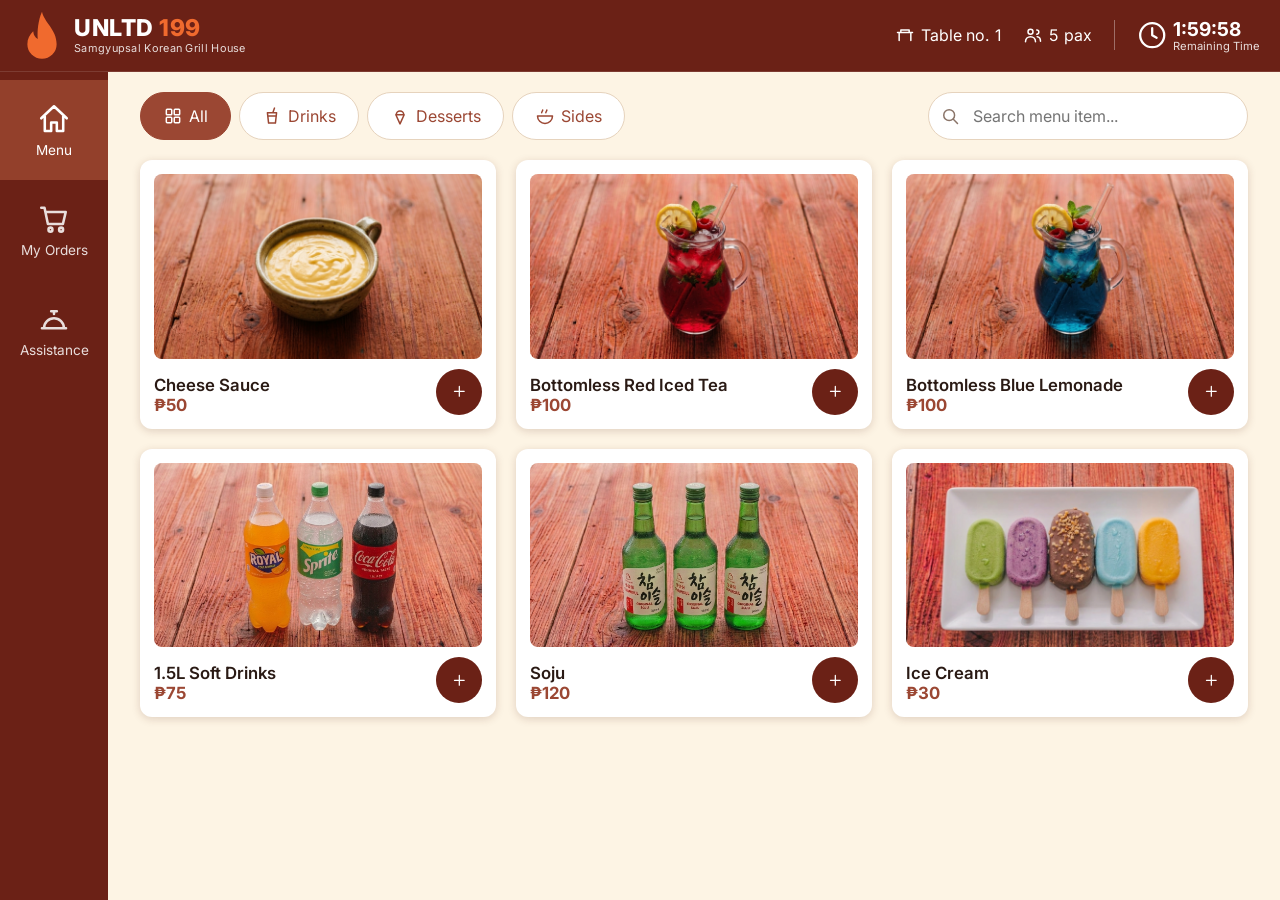
<file: tableside module/order.html>
<!DOCTYPE html>
<html lang="en">
<head>
  <meta charset="UTF-8">
  <meta name="viewport" content="width=device-width, initial-scale=1.0">
  <title>UNLTD 199 | Tableside Module</title>

  <!-- Google Font (needs internet). If offline, the browser uses a fallback font. -->
  <link rel="preconnect" href="https://fonts.googleapis.com">
  <link rel="preconnect" href="https://fonts.gstatic.com" crossorigin>
  <link href="https://fonts.googleapis.com/css2?family=Inter:wght@400;500;600;700;800&display=swap" rel="stylesheet">

  <!-- Stylesheets -->
  <link rel="stylesheet" href="order.css">
  <link rel="stylesheet" href="order-responsive.css">
</head>
<body>

  <!-- =====================================================
       ICON LIBRARY
       Every icon is defined once here and reused with:
       <svg class="icon"><use href="#icon-name"></use></svg>
       ===================================================== -->
  <svg class="icon-sprite" aria-hidden="true">
    <symbol id="icon-flame" viewBox="6.5 1 11 16"><path fill="currentColor" stroke="none" d="M12 1.5c.6 3.2 4.5 5.4 4.5 10a4.5 4.5 0 0 1-9 0c0-1.7.7-3 1.8-4 .1 1.2.6 2 1.4 2.4C10.5 7.5 10.8 4.2 12 1.5z"/></symbol>
    <symbol id="icon-home" viewBox="0 0 24 24"><path d="M3 11.5 12 3l9 8.5M5.5 10v10.5h4.5v-6h4v6h4.5V10"/></symbol>
    <symbol id="icon-cart" viewBox="0 0 24 24"><path d="M3 4h2.3l2.4 11.5h10.6l2-8.5H6.2"/><circle cx="9.5" cy="19.5" r="1.4"/><circle cx="17" cy="19.5" r="1.4"/></symbol>
    <symbol id="icon-bell" viewBox="0 0 24 24"><path d="M3.5 18.5h17M5 18.5a7 7 0 0 1 14 0M12 8.5v-2M10 6.5h4"/></symbol>
    <symbol id="icon-table" viewBox="0 0 24 24"><path d="M3 9h18M5 9v9.5M19 9v9.5M7 9V6h10v3"/></symbol>
    <symbol id="icon-people" viewBox="0 0 24 24"><circle cx="9" cy="8" r="3"/><path d="M3 20c0-3.5 2.7-6 6-6s6 2.5 6 6M16.5 11a2.5 2.5 0 1 0 0-5M17 14c2.5.2 4 2.2 4 5.5"/></symbol>
    <symbol id="icon-clock" viewBox="0 0 24 24"><circle cx="12" cy="12" r="9.5"/><path d="M12 6.5V12l3.5 2"/></symbol>
    <symbol id="icon-grid" viewBox="0 0 24 24"><rect x="4" y="4" width="6.5" height="6.5" rx="1"/><rect x="13.5" y="4" width="6.5" height="6.5" rx="1"/><rect x="4" y="13.5" width="6.5" height="6.5" rx="1"/><rect x="13.5" y="13.5" width="6.5" height="6.5" rx="1"/></symbol>
    <symbol id="icon-drink" viewBox="0 0 24 24"><path d="M6.5 8h11l-1.4 12.5H7.9zM6.8 12h10.4M13 8l2-5.5"/></symbol>
    <symbol id="icon-dessert" viewBox="0 0 24 24"><path d="M7.5 10.5a4.5 4.5 0 0 1 9 0zM7 10.5h10L12 21.5z"/></symbol>
    <symbol id="icon-sides" viewBox="0 0 24 24"><path d="M3 12h18a9 9 0 0 1-18 0zM8 8c0-1.6 1.2-1.6 1.2-3.2M13 8c0-1.6 1.2-1.6 1.2-3.2"/></symbol>
    <symbol id="icon-search" viewBox="0 0 24 24"><circle cx="11" cy="11" r="6.5"/><path d="m16 16 5 5"/></symbol>
    <symbol id="icon-plus" viewBox="0 0 24 24"><path d="M12 5v14M5 12h14"/></symbol>
    <symbol id="icon-minus" viewBox="0 0 24 24"><path d="M5 12h14"/></symbol>
    <symbol id="icon-receipt" viewBox="0 0 24 24"><path d="M6 3h12v18l-3-2-3 2-3-2-3 2zM9 8h6M9 12h6"/></symbol>
    <symbol id="icon-card" viewBox="0 0 24 24"><rect x="3" y="5.5" width="18" height="13" rx="2"/><path d="M3 10h18M6.5 15h3.5"/></symbol>
    <symbol id="icon-cash" viewBox="0 0 24 24"><rect x="3" y="6.5" width="18" height="11" rx="1.5"/><circle cx="12" cy="12" r="2.6"/></symbol>
    <symbol id="icon-gcash" viewBox="0 0 24 24"><path d="M4 8V5.5A1.5 1.5 0 0 1 5.5 4H8M16 4h2.5A1.5 1.5 0 0 1 20 5.5V8M20 16v2.5a1.5 1.5 0 0 1-1.5 1.5H16M8 20H5.5A1.5 1.5 0 0 1 4 18.5V16M9 9h2v2H9zM13 9h2v2h-2zM9 13h2v2H9zM13 13h2v2h-2z"/></symbol>
    <symbol id="icon-info" viewBox="0 0 24 24"><circle cx="12" cy="12" r="9.5"/><path d="M12 11v5.5M12 7.8h.01"/></symbol>
    <symbol id="icon-check-circle" viewBox="0 0 24 24"><circle cx="12" cy="12" r="11" fill="currentColor" stroke="none"/><path d="m7 12.5 3.2 3.2L17 8.8" stroke="#ffffff" stroke-width="2.4"/></symbol>
  </svg>

  <div class="app">

    <!-- =====================================================
         TOP BAR: logo, table info, remaining time
         ===================================================== -->
    <header class="topbar">
      <div class="brand">
        <svg class="icon brand-flame"><use href="#icon-flame"></use></svg>
        <div class="brand-text">
          <div class="brand-name">UNLTD <span>199</span></div>
          <div class="brand-sub">Samgyupsal Korean Grill House</div>
        </div>
      </div>

      <div class="topbar-info">
        <span class="info-item">
          <svg class="icon"><use href="#icon-table"></use></svg>
          Table no. <span id="table-number">1</span>
        </span>
        <span class="info-item">
          <svg class="icon"><use href="#icon-people"></use></svg>
          <span id="pax-count">5</span> pax
        </span>
        <span class="info-divider"></span>
        <span class="info-item info-item--timer">
          <svg class="icon icon--large"><use href="#icon-clock"></use></svg>
          <span class="timer-text">
            <strong id="time-remaining">2:00:00</strong>
            <small>Remaining Time</small>
          </span>
        </span>
      </div>
    </header>

    <div class="app-body">

      <!-- =====================================================
           SIDE MENU (data-nav is read by order.js)
           ===================================================== -->
      <nav class="sidebar" aria-label="Main menu">
        <button class="nav-button nav-button--active" data-nav="menu">
          <svg class="icon"><use href="#icon-home"></use></svg>
          <span>Menu</span>
        </button>
        <button class="nav-button" data-nav="orders">
          <svg class="icon"><use href="#icon-cart"></use></svg>
          <span>My Orders</span>
        </button>
        <button class="nav-button" data-nav="assistance">
          <svg class="icon"><use href="#icon-bell"></use></svg>
          <span>Assistance</span>
        </button>
      </nav>

      <main class="content">

        <!-- =================================================
             VIEW 1: MENU (Customer Order Screen)
             ================================================= -->
        <section class="view" id="view-menu">
          <div class="menu-toolbar">
            <div class="category-tabs" id="category-tabs">
              <button class="category-tab category-tab--active" data-category="All">
                <svg class="icon"><use href="#icon-grid"></use></svg> All
              </button>
              <button class="category-tab" data-category="Drinks">
                <svg class="icon"><use href="#icon-drink"></use></svg> Drinks
              </button>
              <button class="category-tab" data-category="Desserts">
                <svg class="icon"><use href="#icon-dessert"></use></svg> Desserts
              </button>
              <button class="category-tab" data-category="Sides">
                <svg class="icon"><use href="#icon-sides"></use></svg> Sides
              </button>
            </div>

            <label class="search-box">
              <svg class="icon"><use href="#icon-search"></use></svg>
              <input type="search" id="search-input" placeholder="Search menu item..." autocomplete="off">
            </label>
          </div>

          <!-- The text is set by order.js (time over / bill out requested) -->
          <p class="closed-banner" id="closed-banner" hidden></p>

          <div class="menu-grid" id="menu-grid"></div>
          <p class="empty-message" id="menu-empty" hidden>No menu items found.</p>
        </section>


        <!-- =================================================
             VIEW 2: MY ORDERS
             ================================================= -->
        <section class="view" id="view-orders" hidden>
          <div class="panel">
            <h2 class="panel-title">
              <svg class="icon icon--large"><use href="#icon-cart"></use></svg>
              My Orders
            </h2>

            <div class="orders-row orders-row--head">
              <span>Item</span>
              <span class="cell-center">Qty</span>
              <span>Status</span>
              <span>Price</span>
              <span>Total</span>
            </div>

            <div id="orders-list"></div>
            <p class="empty-message" id="orders-empty" hidden>You have not ordered anything yet.</p>

            <div class="total-box">
              <span>Total</span>
              <span id="orders-total">₱0</span>
            </div>

            <div class="panel-actions">
              <button class="button button--primary" id="bill-out-button">Bill Out</button>
            </div>
          </div>
        </section>


        <!-- =================================================
             VIEW 3: BILL OUT (Confirm Billing Out)
             ================================================= -->
        <section class="view" id="view-bill" hidden>
          <div class="panel">
            <div class="bill-heading">
              <svg class="icon icon--large"><use href="#icon-receipt"></use></svg>
              <div>
                <!-- Text changes to "Order Details" after bill out is requested (see order.js) -->
                <h2 class="panel-title panel-title--small" id="bill-title">Confirm Billing Out</h2>
                <p class="panel-subtitle" id="bill-subtitle">Please review the details before proceeding.</p>
              </div>
            </div>

            <div class="bill-layout">

              <!-- Left: order summary -->
              <div class="bill-box">
                <h3 class="box-title">Order Summary</h3>

                <div class="bill-row bill-row--head">
                  <span>Item</span>
                  <span class="cell-center">Qty</span>
                  <span>Price</span>
                </div>
                <div id="bill-list"></div>

                <div class="total-box total-box--plain">
                  <span>Total</span>
                  <span id="bill-total">₱0</span>
                </div>
              </div>

              <!-- Right: payment method -->
              <div class="bill-box">
                <h3 class="box-title">
                  <svg class="icon"><use href="#icon-card"></use></svg>
                  Payment Method
                </h3>

                <!-- Before bill out: customer picks Cash or GCash -->
                <div id="payment-choose">
                  <div class="payment-options">
                    <button class="payment-option payment-option--cash payment-option--selected" data-payment="cash" aria-pressed="true">
                      <svg class="icon"><use href="#icon-cash"></use></svg> Cash
                    </button>
                    <button class="payment-option payment-option--gcash" data-payment="gcash" aria-pressed="false">
                      <svg class="icon"><use href="#icon-gcash"></use></svg> GCash
                    </button>
                  </div>
                </div>

                <!-- After bill out: shows the chosen method and the status -->
                <div class="request-status" id="payment-status" hidden>
                  <div class="request-status-row">
                    <span>Method</span>
                    <strong id="status-method">Cash</strong>
                  </div>
                </div>

                <div class="payment-note">
                  <svg class="icon"><use href="#icon-info"></use></svg>
                  <p id="payment-note-text"></p>
                </div>

                <button class="button button--primary button--full" id="proceed-button">Request Bill Out</button>
              </div>

            </div>
          </div>
        </section>

      </main>
    </div>
  </div>


  <!-- =====================================================
       POP-UPS
       ===================================================== -->
  <div class="modal-overlay" id="modal-overlay" hidden>

    <!-- Select item: choose quantity -->
    <section class="modal modal--item" id="modal-item" role="dialog" aria-modal="true" aria-labelledby="item-modal-name" hidden>
      <div class="modal-body">
        <div class="item-preview">
          <div id="item-modal-image"></div>
          <p class="item-preview-name" id="item-modal-name"></p>
          <p class="item-preview-price" id="item-modal-price"></p>
        </div>

        <div class="quantity-row">
          <span>Quantity:</span>
          <div class="stepper">
            <button type="button" id="quantity-minus" aria-label="Decrease quantity">
              <svg class="icon"><use href="#icon-minus"></use></svg>
            </button>
            <input type="number" id="quantity-input" value="1" min="1" inputmode="numeric" aria-label="Quantity">
            <button type="button" id="quantity-plus" aria-label="Increase quantity">
              <svg class="icon"><use href="#icon-plus"></use></svg>
            </button>
          </div>
        </div>

        <div class="modal-buttons">
          <button class="button button--outline" id="item-cancel-button">Cancel</button>
          <button class="button button--primary" id="item-confirm-button">Confirm</button>
        </div>
      </div>
    </section>

    <!-- Time warning -->
    <section class="modal" id="modal-time-warning" role="dialog" aria-modal="true" aria-labelledby="time-warning-title" hidden>
      <div class="modal-bar"></div>
      <div class="modal-body modal-body--center">
        <svg class="icon icon--huge icon--alert"><use href="#icon-clock"></use></svg>
        <h2 class="modal-title" id="time-warning-title">Your time is almost up</h2>
        <p class="modal-text">You only have about <strong id="time-warning-minutes">10 minutes</strong> left. Please place your last orders now. After that, ordering will be closed.</p>
        <div class="modal-buttons">
          <button class="button button--primary" id="time-warning-ok-button">OK</button>
        </div>
      </div>
    </section>

    <!-- Time up -->
    <section class="modal" id="modal-time-up" role="dialog" aria-modal="true" aria-labelledby="time-up-title" hidden>
      <div class="modal-bar"></div>
      <div class="modal-body modal-body--center">
        <svg class="icon icon--huge icon--alert icon--alert-over"><use href="#icon-clock"></use></svg>
        <h2 class="modal-title" id="time-up-title">Time's up!</h2>
        <p class="modal-text">Your dining time has ended, so you can no longer place orders. Please bill out or ask our staff for help.</p>
        <div class="modal-buttons">
          <button class="button button--outline" id="time-up-ok-button">OK</button>
          <button class="button button--primary" id="time-up-bill-button">Bill Out</button>
        </div>
      </div>
    </section>

    <!-- Request assistance: ask -->
    <section class="modal" id="modal-assist-ask" role="dialog" aria-modal="true" aria-labelledby="assist-ask-title" hidden>
      <div class="modal-bar"></div>
      <div class="modal-body modal-body--center">
        <svg class="icon icon--huge"><use href="#icon-bell"></use></svg>
        <h2 class="modal-title" id="assist-ask-title">Request Assistance</h2>
        <p class="modal-text">Do you need assistance?</p>
        <div class="modal-buttons">
          <button class="button button--outline" id="assist-no-button">No, I'm Good</button>
          <button class="button button--primary" id="assist-yes-button">Yes, Request Assistance</button>
        </div>
      </div>
    </section>

    <!-- Request assistance: notification -->
    <section class="modal" id="modal-assist-done" role="dialog" aria-modal="true" aria-labelledby="assist-done-title" hidden>
      <div class="modal-bar"></div>
      <div class="modal-body modal-body--center">
        <svg class="icon icon--huge"><use href="#icon-bell"></use></svg>
        <h2 class="modal-title" id="assist-done-title">Request Assistance</h2>
        <p class="modal-text">We've notified our staff. Someone will be with you shortly.</p>
        <div class="modal-buttons">
          <button class="button button--primary" id="assist-ok-button">OK</button>
        </div>
      </div>
    </section>

    <!-- Confirm payment method -->
    <section class="modal" id="modal-pay-confirm" role="dialog" aria-modal="true" aria-labelledby="pay-confirm-title" hidden>
      <div class="modal-bar"></div>
      <div class="modal-body modal-body--center">
        <svg class="icon icon--huge"><use href="#icon-check-circle"></use></svg>
        <h2 class="modal-title" id="pay-confirm-title">Confirm Payment Method?</h2>
        <p class="modal-text">Are you sure you want to use <strong id="pay-confirm-method">Cash</strong> as your payment method?</p>
        <div class="modal-buttons">
          <button class="button button--outline" id="pay-cancel-button">Cancel</button>
          <button class="button button--primary" id="pay-confirm-button">Confirm</button>
        </div>
      </div>
    </section>

    <!-- Bill out requested (NOT payment complete yet: the cashier still has to come to the table) -->
    <section class="modal" id="modal-thanks" role="dialog" aria-modal="true" aria-labelledby="thanks-title" hidden>
      <div class="modal-bar"></div>
      <div class="modal-body modal-body--center">
        <svg class="icon icon--huge"><use href="#icon-receipt"></use></svg>
        <h2 class="modal-title" id="thanks-title">Bill Out Requested</h2>
        <p class="modal-text">
          We've sent your bill out request to the cashier.
          Total: <strong id="bill-requested-total">₱0</strong> via <strong id="bill-requested-method">Cash</strong>.
          Please stay at your table. The cashier will be with you shortly.
        </p>
        <div class="modal-buttons">
          <button class="button button--primary" id="bill-requested-ok-button">OK</button>
        </div>
      </div>
    </section>

  </div>

  <!-- Toast message -->
  <div class="toast" id="toast"></div>

  <script src="order.js"></script>
</body>
</html>
</file>
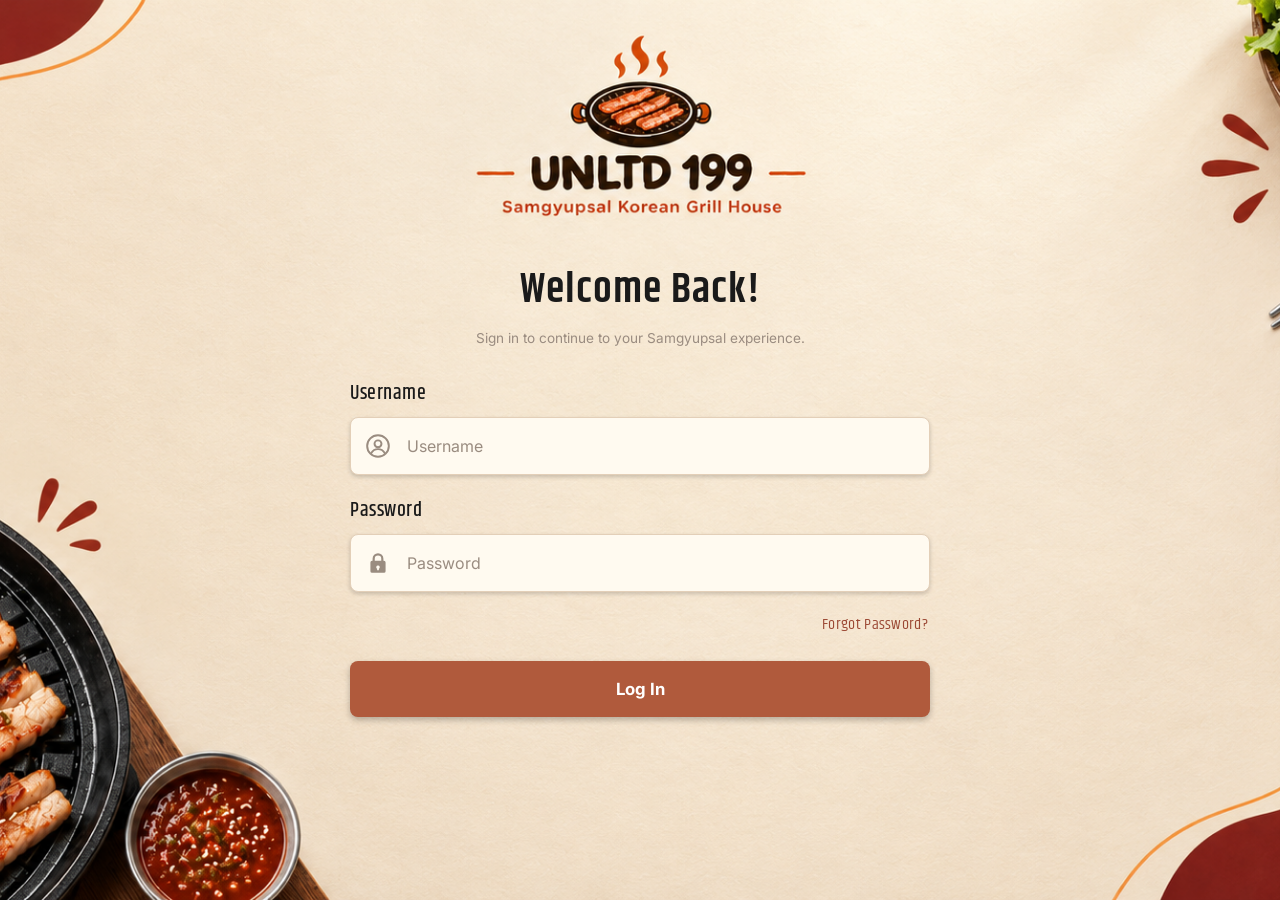
<file: staff system/Staff System/admin.html>
<!DOCTYPE html>
<html lang="en">
<head>
  <meta charset="UTF-8">
  <meta name="viewport" content="width=device-width, initial-scale=1.0">
  <title>UNLTD 199 | Admin</title>

  <script>
    try {
      if (sessionStorage.getItem("adminLoggedIn") !== "yes") { window.location.replace("login.html"); }
    } catch (e) { window.location.replace("login.html"); }
  </script>

  <link rel="preconnect" href="https://fonts.googleapis.com">
  <link rel="preconnect" href="https://fonts.gstatic.com" crossorigin>
  <link href="https://fonts.googleapis.com/css2?family=Inter:wght@400;500;600;700&display=swap" rel="stylesheet">
  <!-- Shared theme (colors, topbar, drawer, buttons, modals, toasts) -->
  <link rel="stylesheet" href="frontdesk.css">
  <!-- Admin-only additions -->
  <link rel="stylesheet" href="admin.css">
  <link rel="stylesheet" href="admin-responsive.css">
</head>
<body class="fd-page admin-page">

  <!-- ICON SPRITE -->
  <svg class="icon-sprite" aria-hidden="true">
    <symbol id="icon-menu" viewBox="0 0 24 24"><path d="M3 6h18M3 12h18M3 18h18"/></symbol>
    <symbol id="icon-close" viewBox="0 0 24 24"><path d="M5 5l14 14M19 5L5 19"/></symbol>
    <symbol id="icon-check" viewBox="0 0 24 24"><circle cx="12" cy="12" r="9.5"/><path d="M7.8 12.3l3 3 5.5-6"/></symbol>
    <symbol id="icon-trash" viewBox="0 0 24 24"><path d="M4 7h16M9 7V4h6v3M6 7l1 13h10l1-13M10 11v5M14 11v5"/></symbol>
    <symbol id="icon-user" viewBox="0 0 24 24"><circle cx="12" cy="8" r="4"/><path d="M4 20c0-4 4-6 8-6s8 2 8 6"/></symbol>
    <symbol id="icon-users" viewBox="0 0 24 24"><circle cx="12" cy="8" r="3"/><circle cx="5.5" cy="10" r="2.2"/><circle cx="18.5" cy="10" r="2.2"/><path d="M6.5 19c0-3.3 2.5-5.5 5.5-5.5s5.5 2.2 5.5 5.5M1.5 17c0-2.2 1.6-3.8 4-3.8M22.5 17c0-2.2-1.6-3.8-4-3.8"/></symbol>
    <symbol id="icon-user-plus" viewBox="0 0 24 24"><circle cx="9" cy="8" r="4"/><path d="M2 20c0-4 3-6 7-6s7 2 7 6M19 8v6M16 11h6"/></symbol>
    <symbol id="icon-logout" viewBox="0 0 24 24"><path d="M10 4H5v16h5M15 8l4 4-4 4M19 12H9"/></symbol>
    <symbol id="icon-edit" viewBox="0 0 24 24"><path d="M4 20h4L19 9l-4-4L4 16v4zM13.5 6.5l4 4"/></symbol>
    <symbol id="icon-clock" viewBox="0 0 24 24"><circle cx="12" cy="12" r="9"/><path d="M12 7v5l3 2"/></symbol>
    <symbol id="icon-alert" viewBox="0 0 24 24"><path d="M12 3l10 18H2L12 3z"/><path d="M12 10v5M12 18h.01"/></symbol>
    <symbol id="icon-info" viewBox="0 0 24 24"><circle cx="12" cy="12" r="9"/><path d="M12 11v5M12 8h.01"/></symbol>
    <symbol id="icon-arrow" viewBox="0 0 24 24"><path d="M5 12h14M13 6l6 6-6 6"/></symbol>
    <symbol id="icon-badge" viewBox="0 0 24 24"><path d="M12 3l8 3v6c0 5-3.5 8-8 9-4.5-1-8-4-8-9V6l8-3z"/><path d="M8.5 12l2.5 2.5 4.5-5"/></symbol>
    <symbol id="icon-mail" viewBox="0 0 24 24"><rect x="3" y="5" width="18" height="14" rx="2"/><path d="M3 7l9 6 9-6"/></symbol>
    <symbol id="icon-phone" viewBox="0 0 24 24"><path d="M6 3h4l2 5-2.5 1.5a11 11 0 0 0 5 5L16 12l5 2v4a2 2 0 0 1-2 2A16 16 0 0 1 3 5a2 2 0 0 1 2-2z"/></symbol>
    <symbol id="icon-lock" viewBox="0 0 24 24"><rect x="5" y="11" width="14" height="9" rx="2"/><path d="M8 11V8a4 4 0 0 1 8 0v3"/></symbol>
    <symbol id="icon-at" viewBox="0 0 24 24"><circle cx="12" cy="12" r="4"/><path d="M16 12v1.5a2.5 2.5 0 0 0 5 0V12a9 9 0 1 0-3.5 7.1"/></symbol>
    <symbol id="icon-eye" viewBox="0 0 24 24"><path d="M2 12s3.6-7 10-7 10 7 10 7-3.6 7-10 7S2 12 2 12z"/><circle cx="12" cy="12" r="3"/></symbol>
    <symbol id="icon-eye-off" viewBox="0 0 24 24"><path d="M3 3l18 18M10.6 5.1A9.7 9.7 0 0 1 12 5c6.4 0 10 7 10 7a17 17 0 0 1-3.2 4M6.5 6.6C3.7 8.4 2 12 2 12s3.6 7 10 7c1.6 0 3-.4 4.3-1M9.9 9.9a3 3 0 0 0 4.2 4.2"/></symbol>
    <symbol id="icon-filter" viewBox="0 0 24 24"><path d="M3 5h18l-7 8v6l-4-2v-4L3 5z"/></symbol>
    <symbol id="icon-calendar" viewBox="0 0 24 24"><rect x="3.5" y="5" width="17" height="15.5" rx="2.5"/><path d="M3.5 10h17M8 3v4M16 3v4"/></symbol>
    <symbol id="icon-pin" viewBox="0 0 24 24"><path d="M12 21s7-6.2 7-11.5a7 7 0 0 0-14 0C5 14.8 12 21 12 21z"/><circle cx="12" cy="9.5" r="2.5"/></symbol>
    <symbol id="icon-hash" viewBox="0 0 24 24"><path d="M5 9h14M5 15h14M10 4L8 20M16 4l-2 16"/></symbol>
    <symbol id="icon-idcard" viewBox="0 0 24 24"><rect x="2.5" y="5" width="19" height="14" rx="2"/><circle cx="8.5" cy="11" r="2"/><path d="M5.5 16c.5-1.7 1.8-2.5 3-2.5s2.5.8 3 2.5M14 9.5h5M14 13h5"/></symbol>
    <symbol id="icon-contacts" viewBox="0 0 24 24"><rect x="5" y="3" width="15" height="18" rx="2"/><circle cx="12.5" cy="10" r="2.5"/><path d="M8.5 17c.6-2 2.2-3 4-3s3.4 1 4 3M2.5 8h2.5M2.5 12h2.5M2.5 16h2.5"/></symbol>
    <symbol id="icon-key" viewBox="0 0 24 24"><circle cx="8" cy="15" r="4"/><path d="M11 12l9-9M16 7l3 3M14 9l2 2"/></symbol>
    <symbol id="icon-shield" viewBox="0 0 24 24"><path d="M12 3l8 3v6c0 5-3.5 8-8 9-4.5-1-8-4-8-9V6l8-3z"/></symbol>
  </svg>

  <!-- TOP BAR -->
  <header class="topbar">
    <button type="button" class="icon-button" id="menu-button" aria-label="Open menu">
      <svg class="icon"><use href="#icon-menu"></use></svg>
    </button>
    <div class="topbar-title">
      <h1 id="page-title">UNLTD 199 Samgyupsal Korean Grill House</h1>
    </div>
    <div class="topbar-right">
      <div class="topbar-clock">
        <svg class="icon"><use href="#icon-clock"></use></svg>
        <span id="topbar-clock">00:00:00</span>
      </div>
      <div class="topbar-user">
        <svg class="icon"><use href="#icon-user"></use></svg>
        <span>Hi, Cyrus!</span>
      </div>
    </div>
  </header>

  <!-- SIDEBAR -->
  <div class="drawer-overlay" id="drawer-overlay" hidden></div>
  <nav class="drawer" id="drawer" aria-label="Admin menu" aria-hidden="true">
    <div class="drawer-header">
      <div>
        <p class="drawer-name">UNLTD 199</p>
        <p class="drawer-role">Admin Portal</p>
      </div>
      <button type="button" class="icon-button" id="drawer-close-button" aria-label="Close menu">
        <svg class="icon"><use href="#icon-close"></use></svg>
      </button>
    </div>
    <ul class="drawer-list">
      <li><button type="button" class="drawer-item drawer-item--active" data-view="staff"><svg class="icon"><use href="#icon-users"></use></svg>Manage Staff Accounts</button></li>
      <li><button type="button" class="drawer-item" data-view="register"><svg class="icon"><use href="#icon-user-plus"></use></svg>Register Account</button></li>
    </ul>
    <ul class="drawer-list drawer-list--bottom">
      <li><button type="button" class="drawer-item" id="logout-button"><svg class="icon"><use href="#icon-logout"></use></svg>Log out</button></li>
    </ul>
  </nav>

  <main class="content">

    <!-- MANAGE STAFF ACCOUNTS VIEW -->
    <div id="view-staff">
      <div class="page-head">
        <span class="page-icon"><svg class="icon"><use href="#icon-users"></use></svg></span>
        <div><h2>Manage Staff Accounts</h2><p>View, edit roles, and remove restaurant staff accounts.</p></div>
        <div class="page-head-actions">
          <label class="filter" for="role-filter">
            <svg class="icon"><use href="#icon-filter"></use></svg>
            <span>Filter by Role</span>
          </label>
          <select class="select select--filter" id="role-filter">
            <option value="all">All Roles</option>
            <option>Front Desk</option>
            <option>Waiter</option>
            <option>Cashier</option>
            <option>Inventory Staff</option>
            <option>Owner</option>
          </select>
        </div>
      </div>

      <section class="panel panel--flush">
        <div class="table-wrap">
          <table class="staff-table">
            <thead>
              <tr>
                <th>Name</th>
                <th>Mobile Number</th>
                <th>Email</th>
                <th>Role</th>
                <th class="col-actions">Actions</th>
              </tr>
            </thead>
            <tbody id="staff-body"></tbody>
          </table>
        </div>
        <div class="table-foot">
          <span class="pill" id="staff-count-pill">0 accounts</span>
          <button type="button" class="button button--primary button--small" id="go-register">
            <svg class="icon"><use href="#icon-user-plus"></use></svg>New account
          </button>
        </div>
      </section>
    </div>

    <!-- REGISTER ACCOUNT VIEW -->
    <div id="view-register" hidden>
      <div class="page-head">
        <span class="page-icon"><svg class="icon"><use href="#icon-user-plus"></use></svg></span>
        <div><h2>New Employee Account</h2><p>Create a login for a restaurant staff member.</p></div>
      </div>

      <section class="panel">
        <form id="register-form" novalidate autocomplete="off">

          <!-- PERSONAL INFORMATION -->
          <section class="form-section">
            <h3 class="form-section-title"><svg class="icon"><use href="#icon-idcard"></use></svg>Personal Information</h3>
            <div class="form-grid">
              <div class="field field--third" data-field="firstName">
                <label for="reg-first">First Name</label>
                <div class="input-wrap">
                  <svg class="icon input-icon"><use href="#icon-user"></use></svg>
                  <input class="input has-icon" type="text" id="reg-first" maxlength="30" placeholder="e.g. Juan">
                </div>
                <p class="field-error"></p>
              </div>
              <div class="field field--third" data-field="middleName">
                <label for="reg-middle">Middle Name <span class="label-hint">(optional)</span></label>
                <div class="input-wrap">
                  <svg class="icon input-icon"><use href="#icon-user"></use></svg>
                  <input class="input has-icon" type="text" id="reg-middle" maxlength="30" placeholder="e.g. Santos">
                </div>
                <p class="field-error"></p>
              </div>
              <div class="field field--third" data-field="lastName">
                <label for="reg-last">Last Name</label>
                <div class="input-wrap">
                  <svg class="icon input-icon"><use href="#icon-user"></use></svg>
                  <input class="input has-icon" type="text" id="reg-last" maxlength="30" placeholder="e.g. Dela Cruz">
                </div>
                <p class="field-error"></p>
              </div>
              <div class="field field--third" data-field="birthday">
                <label for="reg-birthday">Birthday</label>
                <div class="input-wrap">
                  <svg class="icon input-icon"><use href="#icon-calendar"></use></svg>
                  <input class="input has-icon" type="date" id="reg-birthday">
                </div>
                <p class="field-error"></p>
              </div>
              <div class="field field--sixth" data-field="age">
                <label for="reg-age">Age</label>
                <div class="input-wrap">
                  <svg class="icon input-icon"><use href="#icon-hash"></use></svg>
                  <input class="input has-icon" type="text" id="reg-age" readonly tabindex="-1" placeholder="Auto">
                </div>
                <p class="field-error"></p>
              </div>
              <div class="field field--half" data-field="address">
                <label for="reg-address">Address</label>
                <div class="input-wrap">
                  <svg class="icon input-icon"><use href="#icon-pin"></use></svg>
                  <input class="input has-icon" type="text" id="reg-address" maxlength="120" placeholder="e.g. 1234 Taft Ave, Malate, Manila">
                </div>
                <p class="field-error"></p>
              </div>
            </div>
          </section>

          <!-- CONTACT DETAILS -->
          <section class="form-section">
            <h3 class="form-section-title"><svg class="icon"><use href="#icon-contacts"></use></svg>Contact Details</h3>
            <div class="form-grid">
              <div class="field field--half" data-field="email">
                <label for="reg-email">Email Address</label>
                <div class="input-wrap">
                  <svg class="icon input-icon"><use href="#icon-mail"></use></svg>
                  <input class="input has-icon" type="email" id="reg-email" maxlength="80" placeholder="name@gmail.com">
                </div>
                <p class="field-error"></p>
              </div>
              <div class="field field--half" data-field="mobile">
                <label for="reg-mobile">Mobile Phone</label>
                <div class="input-wrap">
                  <svg class="icon input-icon"><use href="#icon-phone"></use></svg>
                  <input class="input has-icon" type="tel" id="reg-mobile" inputmode="numeric" maxlength="11" placeholder="09XXXXXXXXX">
                </div>
                <p class="field-error"></p>
              </div>
            </div>
          </section>

          <!-- ACCOUNT ACCESS & SECURITY -->
          <section class="form-section">
            <h3 class="form-section-title"><svg class="icon"><use href="#icon-key"></use></svg>Account Access &amp; Security</h3>
            <div class="form-grid">
              <div class="field field--third" data-field="role">
                <label for="reg-role">Role</label>
                <div class="input-wrap">
                  <svg class="icon input-icon"><use href="#icon-shield"></use></svg>
                  <select class="select has-icon" id="reg-role">
                    <option value="" selected disabled>Select Role</option>
                    <option>Front Desk</option>
                    <option>Waiter</option>
                    <option>Cashier</option>
                    <option>Inventory Staff</option>
                    <option>Owner</option>
                  </select>
                </div>
                <p class="field-error"></p>
              </div>
              <div class="field field--third" data-field="username">
                <label for="reg-username">Username</label>
                <div class="input-wrap">
                  <svg class="icon input-icon"><use href="#icon-at"></use></svg>
                  <input class="input has-icon" type="text" id="reg-username" maxlength="30" placeholder="e.g. juan.delacruz" autocapitalize="off">
                </div>
                <p class="field-error"></p>
              </div>
              <div class="field field--third" data-field="password">
                <label for="reg-password">Password</label>
                <div class="input-wrap password-wrap">
                  <svg class="icon input-icon"><use href="#icon-lock"></use></svg>
                  <input class="input has-icon" type="password" id="reg-password" maxlength="40" placeholder="Create a password" autocomplete="new-password">
                  <button type="button" class="password-toggle" id="password-toggle" aria-label="Show password">
                    <svg class="icon"><use id="password-toggle-icon" href="#icon-eye"></use></svg>
                  </button>
                </div>
                <!-- password rules are still checked in admin.js; this list is only hidden -->
                <ul class="pw-rules" id="pw-rules" hidden>
                  <li data-rule="length"></li>
                  <li data-rule="upper"></li>
                  <li data-rule="lower"></li>
                  <li data-rule="number"></li>
                  <li data-rule="special"></li>
                </ul>
                <p class="field-error"></p>
              </div>
            </div>
          </section>

          <div class="form-actions">
            <button type="button" class="button button--outline" id="register-cancel">Cancel</button>
            <button type="submit" class="button button--primary"><svg class="icon"><use href="#icon-user-plus"></use></svg>Register Account</button>
          </div>
        </form>
      </section>
    </div>
  </main>

  <!-- POPUPS -->
  <div class="modal-overlay" id="modal-overlay" hidden>

    <!-- Edit staff account -->
    <section class="modal modal--wide" id="modal-edit" hidden>
      <div class="modal-bar">
        <svg class="icon"><use href="#icon-user"></use></svg>
        <span>Edit Staff Account</span>
        <button type="button" class="modal-x" data-close aria-label="Close"><svg class="icon"><use href="#icon-close"></use></svg></button>
      </div>
      <div class="modal-body">
        <dl class="info-list info-list--form">
          <div><dt><svg class="icon"><use href="#icon-user"></use></svg>Name</dt><dd id="edit-name">-</dd></div>
          <div><dt><svg class="icon"><use href="#icon-calendar"></use></svg>Birthday</dt><dd id="edit-birthday">-</dd></div>
          <div><dt><svg class="icon"><use href="#icon-hash"></use></svg>Age</dt><dd id="edit-age">-</dd></div>
          <div><dt><svg class="icon"><use href="#icon-pin"></use></svg>Address</dt><dd id="edit-address">-</dd></div>
          <div><dt><svg class="icon"><use href="#icon-phone"></use></svg>Mobile Number</dt><dd id="edit-mobile">-</dd></div>
          <div><dt><svg class="icon"><use href="#icon-mail"></use></svg>Email</dt><dd id="edit-email">-</dd></div>
          <div class="info-row--action">
            <dt><svg class="icon"><use href="#icon-lock"></use></svg>Password</dt>
            <dd><span class="pw-meta" id="edit-pw-changed">-</span><button type="button" class="button button--outline button--small" id="edit-change-password"><svg class="icon"><use href="#icon-key"></use></svg>Change</button></dd>
          </div>
          <div>
            <dt><svg class="icon"><use href="#icon-badge"></use></svg><label for="edit-role">Role</label></dt>
            <dd>
              <select class="select" id="edit-role">
                <option>Front Desk</option>
                <option>Waiter</option>
                <option>Cashier</option>
                <option>Inventory Staff</option>
                <option>Owner</option>
              </select>
            </dd>
          </div>
        </dl>
        <div class="modal-buttons">
          <button type="button" class="button button--outline" data-close>Cancel</button>
          <button type="button" class="button button--primary" id="edit-confirm"><svg class="icon"><use href="#icon-check"></use></svg>Confirm</button>
        </div>
      </div>
    </section>

    <!-- Remove staff account -->
    <section class="modal modal--wide" id="modal-remove" hidden>
      <div class="modal-bar modal-bar--danger">
        <svg class="icon"><use href="#icon-trash"></use></svg>
        <span>Remove Staff Account</span>
        <button type="button" class="modal-x" data-close aria-label="Close"><svg class="icon"><use href="#icon-close"></use></svg></button>
      </div>
      <div class="modal-body">
        <div class="modal-badge modal-badge--danger"><svg class="icon"><use href="#icon-trash"></use></svg></div>
        <h2 class="modal-title">Are you sure you want to remove this account?</h2>
        <p class="modal-text">This action will permanently delete the staff account for <strong id="remove-name">-</strong>.</p>
        <dl class="info-list">
          <div><dt><svg class="icon"><use href="#icon-user"></use></svg>Name</dt><dd id="remove-info-name">-</dd></div>
          <div><dt><svg class="icon"><use href="#icon-phone"></use></svg>Mobile Number</dt><dd id="remove-info-mobile">-</dd></div>
          <div><dt><svg class="icon"><use href="#icon-mail"></use></svg>Email</dt><dd id="remove-info-email">-</dd></div>
          <div><dt><svg class="icon"><use href="#icon-badge"></use></svg>Role</dt><dd id="remove-info-role">-</dd></div>
        </dl>
        <div class="modal-buttons">
          <button type="button" class="button button--outline" data-close>Cancel</button>
          <button type="button" class="button button--danger" id="remove-yes"><svg class="icon"><use href="#icon-trash"></use></svg>Remove</button>
        </div>
      </div>
    </section>

    <!-- Confirm register account -->
    <section class="modal modal--wide" id="modal-register-confirm" hidden>
      <div class="modal-bar">
        <svg class="icon"><use href="#icon-user-plus"></use></svg>
        <span>Confirmation</span>
        <button type="button" class="modal-x" data-close aria-label="Close"><svg class="icon"><use href="#icon-close"></use></svg></button>
      </div>
      <div class="modal-body">
        <div class="modal-badge"><svg class="icon"><use href="#icon-user-plus"></use></svg></div>
        <h2 class="modal-title">Register this account?</h2>
        <p class="modal-text">Please review the details below before creating the account.</p>
        <dl class="info-list">
          <div><dt><svg class="icon"><use href="#icon-user"></use></svg>Name</dt><dd id="rc-name">-</dd></div>
          <div><dt><svg class="icon"><use href="#icon-calendar"></use></svg>Birthday</dt><dd id="rc-birthday">-</dd></div>
          <div><dt><svg class="icon"><use href="#icon-hash"></use></svg>Age</dt><dd id="rc-age">-</dd></div>
          <div><dt><svg class="icon"><use href="#icon-pin"></use></svg>Address</dt><dd id="rc-address">-</dd></div>
          <div><dt><svg class="icon"><use href="#icon-at"></use></svg>Username</dt><dd id="rc-username">-</dd></div>
          <div class="info-row--action"><dt><svg class="icon"><use href="#icon-lock"></use></svg>Password</dt><dd><span class="pw-value" id="rc-password">-</span><button type="button" class="password-toggle password-toggle--inline" id="rc-password-toggle" aria-label="Show password"><svg class="icon"><use id="rc-password-icon" href="#icon-eye"></use></svg></button></dd></div>
          <div><dt><svg class="icon"><use href="#icon-badge"></use></svg>Role</dt><dd id="rc-role">-</dd></div>
          <div><dt><svg class="icon"><use href="#icon-mail"></use></svg>Email</dt><dd id="rc-email">-</dd></div>
          <div><dt><svg class="icon"><use href="#icon-phone"></use></svg>Mobile Number</dt><dd id="rc-mobile">-</dd></div>
        </dl>
        <div class="modal-buttons">
          <button type="button" class="button button--outline" data-close>Back</button>
          <button type="button" class="button button--primary" id="register-confirm-yes"><svg class="icon"><use href="#icon-check"></use></svg>Confirm</button>
        </div>
      </div>
    </section>

    <!-- Change password (admin only) -->
    <section class="modal modal--wide" id="modal-password" hidden>
      <div class="modal-bar">
        <svg class="icon"><use href="#icon-key"></use></svg>
        <span>Change Password</span>
        <button type="button" class="modal-x" data-close aria-label="Close"><svg class="icon"><use href="#icon-close"></use></svg></button>
      </div>
      <div class="modal-body modal-body--left">
        <dl class="info-list">
          <div><dt><svg class="icon"><use href="#icon-user"></use></svg>Staff</dt><dd id="pw-name">-</dd></div>
          <div><dt><svg class="icon"><use href="#icon-at"></use></svg>Username</dt><dd id="pw-username">-</dd></div>
          <div><dt><svg class="icon"><use href="#icon-badge"></use></svg>Role</dt><dd id="pw-role">-</dd></div>
        </dl>
        <div class="stack">
          <div class="field" data-field="newPassword">
            <label for="pw-new">New Password</label>
            <div class="input-wrap password-wrap">
              <svg class="icon input-icon"><use href="#icon-lock"></use></svg>
              <input class="input has-icon" type="password" id="pw-new" maxlength="40" placeholder="Create a new password" autocomplete="new-password">
              <button type="button" class="password-toggle" data-target="pw-new" aria-label="Show password"><svg class="icon"><use href="#icon-eye"></use></svg></button>
            </div>
            <p class="field-error"></p>
          </div>
          <div class="field" data-field="confirmPassword">
            <label for="pw-confirm">Confirm New Password</label>
            <div class="input-wrap password-wrap">
              <svg class="icon input-icon"><use href="#icon-lock"></use></svg>
              <input class="input has-icon" type="password" id="pw-confirm" maxlength="40" placeholder="Re-enter the new password" autocomplete="new-password">
              <button type="button" class="password-toggle" data-target="pw-confirm" aria-label="Show password"><svg class="icon"><use href="#icon-eye"></use></svg></button>
            </div>
            <p class="field-error"></p>
          </div>
          <div class="pw-auth">
            <p class="pw-auth-title"><svg class="icon"><use href="#icon-shield"></use></svg>Admin Verification</p>
            <p class="pw-auth-text">Enter your admin password to confirm the password reset.</p>
            <div class="field" data-field="adminPassword">
              <label for="pw-admin">Your Admin Password</label>
              <div class="input-wrap password-wrap">
                <svg class="icon input-icon"><use href="#icon-lock"></use></svg>
                <input class="input has-icon" type="password" id="pw-admin" maxlength="40" placeholder="Enter your admin password" autocomplete="current-password">
                <button type="button" class="password-toggle" data-target="pw-admin" aria-label="Show password"><svg class="icon"><use href="#icon-eye"></use></svg></button>
              </div>
              <p class="field-error"></p>
            </div>
          </div>
        </div>
        <div class="modal-buttons">
          <button type="button" class="button button--outline" data-close>Cancel</button>
          <button type="button" class="button button--primary" id="pw-submit"><svg class="icon"><use href="#icon-key"></use></svg>Change Password</button>
        </div>
      </div>
    </section>

    <!-- Confirm password change -->
    <section class="modal" id="modal-password-confirm" hidden>
      <div class="modal-bar">
        <svg class="icon"><use href="#icon-key"></use></svg>
        <span>Confirmation</span>
        <button type="button" class="modal-x" data-close aria-label="Close"><svg class="icon"><use href="#icon-close"></use></svg></button>
      </div>
      <div class="modal-body">
        <div class="modal-badge"><svg class="icon"><use href="#icon-key"></use></svg></div>
        <h2 class="modal-title">Change this password?</h2>
        <p class="modal-text">The password for <strong id="pwc-name">-</strong> will be replaced. Enter the 6-digit verification code (OTP) to confirm.</p>
        <div class="field field--otp" data-field="otp">
          <label for="pwc-otp">Verification Code (OTP)</label>
          <div class="input-wrap">
            <svg class="icon input-icon"><use href="#icon-shield"></use></svg>
            <input class="input has-icon otp-input" type="text" id="pwc-otp" inputmode="numeric" maxlength="6" placeholder="------" autocomplete="one-time-code">
          </div>
          <p class="field-error"></p>
        </div>
        <div class="modal-buttons">
          <button type="button" class="button button--outline" id="pwc-back">Back</button>
          <button type="button" class="button button--primary" id="pwc-yes"><svg class="icon"><use href="#icon-check"></use></svg>Confirm</button>
        </div>
      </div>
    </section>

    <!-- Log out -->
    <section class="modal" id="modal-logout" hidden>
      <div class="modal-bar modal-bar--danger">
        <svg class="icon"><use href="#icon-logout"></use></svg>
        <span>Confirmation</span>
        <button type="button" class="modal-x" data-close aria-label="Close"><svg class="icon"><use href="#icon-close"></use></svg></button>
      </div>
      <div class="modal-body">
        <div class="modal-badge modal-badge--danger"><svg class="icon"><use href="#icon-logout"></use></svg></div>
        <h2 class="modal-title">Log out?</h2>
        <p class="modal-text">Are you sure you want to sign out?</p>
        <div class="modal-buttons">
          <button type="button" class="button button--outline" data-close>Cancel</button>
          <button type="button" class="button button--danger" id="logout-yes">Log out</button>
        </div>
      </div>
    </section>
  </div>

  <div class="toast-stack" id="toast-stack" aria-live="polite"></div>

  <script src="admin.js"></script>
</body>
</html>
</file>
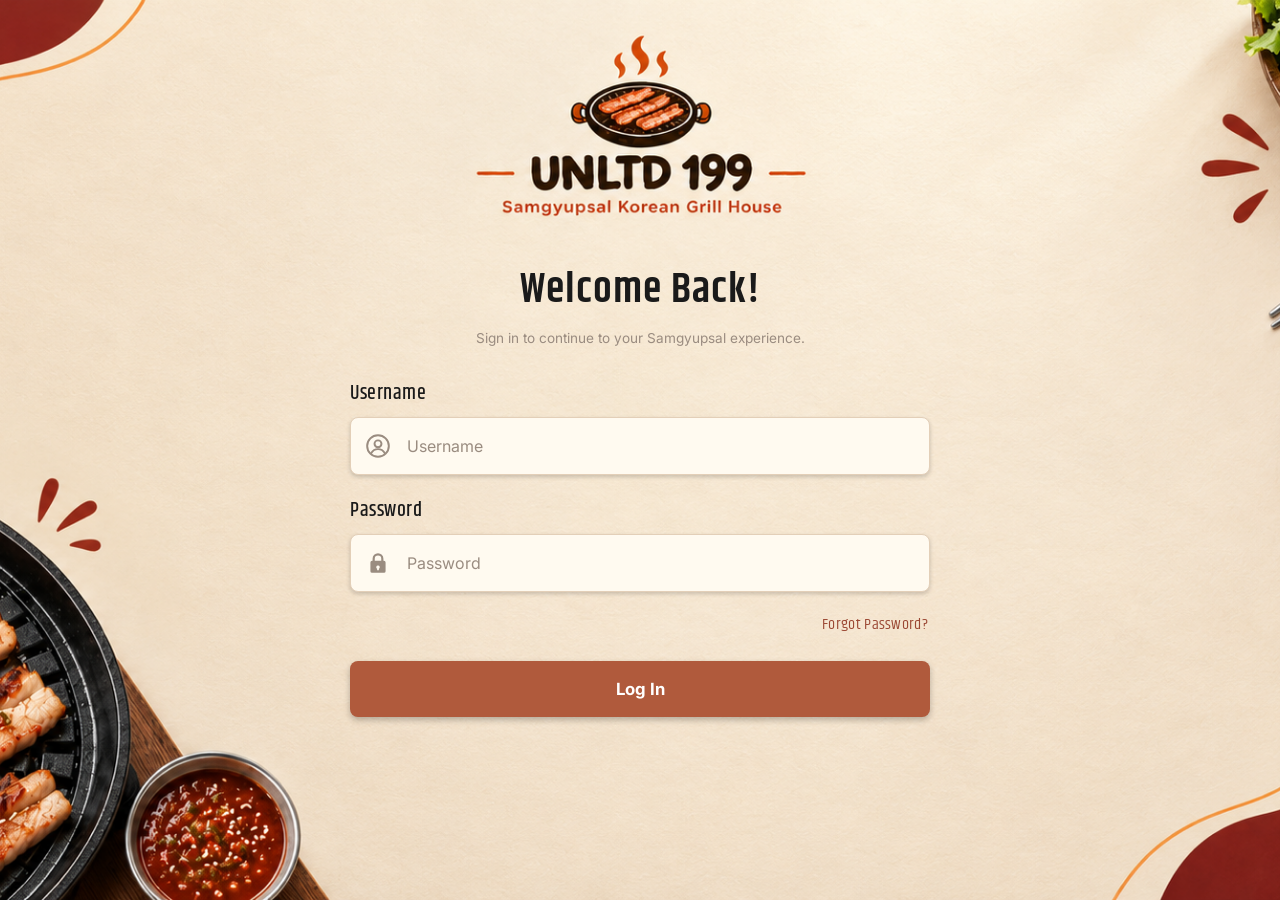
<file: staff system/Staff System/cashier.html>
<!DOCTYPE html>
<html lang="en">
<head>
  <meta charset="UTF-8">
  <meta name="viewport" content="width=device-width, initial-scale=1">
  <title>UNLTD 199 | Cashier</title>
  <link rel="preconnect" href="https://fonts.googleapis.com">
  <link rel="preconnect" href="https://fonts.gstatic.com" crossorigin>
  <link href="https://fonts.googleapis.com/css2?family=Inter:wght@400;500;600;700;800&display=swap" rel="stylesheet">
  <link rel="stylesheet" href="cashier.css">
  <link rel="stylesheet" href="cashier-responsive.css">
</head>
<body class="auth-pending">

  <!-- Top bar -->
  <header class="topbar">
    <div class="topbar-left">
      <button class="icon-btn on-dark" id="menuBtn" type="button" aria-label="Open menu"><i data-icon="menu"></i></button>
      <h1>UNLTD 199 Samgyupsal Korean Grill House</h1>
    </div>
    <div class="topbar-right">
      <div class="clock-pill"><i data-icon="clock"></i><span id="clock">--:--:-- --</span></div>
      <div class="user-chip"><i data-icon="user"></i><span id="userName">Hi, Pierce!</span></div>
    </div>
  </header>

  <!-- Sidebar drawer (same look as Front Desk) -->
  <div class="drawer-overlay" id="drawerScrim" hidden></div>
  <aside class="drawer" id="drawer" aria-label="Menu" aria-hidden="true">
    <div class="drawer-header">
      <div>
        <div class="drawer-name">UNLTD 199</div>
        <div class="drawer-role">Cashier Portal</div>
      </div>
      <button class="icon-btn on-dark" id="drawerClose" type="button" aria-label="Close menu"><i data-icon="x"></i></button>
    </div>
    <ul class="drawer-list">
      <li>
        <button class="drawer-item drawer-item--active" type="button" data-scroll="queueSection">
          <i data-icon="receipt"></i>Bill requests
        </button>
      </li>
    </ul>
    <ul class="drawer-list drawer-list--bottom">
      <li>
        <button class="drawer-item" id="drawerLogout" type="button">
          <i data-icon="logout"></i>Log out
        </button>
      </li>
    </ul>
  </aside>

  <main class="page">
    <div class="page-title">
      <div class="title-badge"><i data-icon="receipt"></i></div>
      <div>
        <h2>Bills and Payments</h2>
        <p>Tap a table to review the bill and collect payment.</p>
      </div>
    </div>

    <section class="card" id="queueSection">
      <div class="card-head">
        <div class="card-title"><i data-icon="receipt"></i><h3>Bill requests</h3></div>
        <span class="count-pill" id="queueCount">0 waiting</span>
      </div>
      <div class="bill-grid" id="billGrid"></div>
    </section>
  </main>

  <!-- Payment modal -->
  <div class="overlay" id="payOverlay" hidden>
    <div class="modal" role="dialog" aria-modal="true" aria-labelledby="payTitle">
      <div class="modal-head">
        <div>
          <h3 id="payTitle">Table</h3>
          <p id="paySub"></p>
        </div>
        <button class="icon-btn" type="button" data-close="pay" aria-label="Close"><i data-icon="x"></i></button>
      </div>
      <div class="modal-body" id="payBody"></div>
      <div class="modal-foot">
        <div class="foot-total"><span>Total due</span><strong id="payTotal">₱0.00</strong></div>
        <button class="btn primary" id="confirmPayBtn" type="button"><i data-icon="check"></i>Confirm payment</button>
      </div>
    </div>
  </div>

  <!-- Receipt modal -->
  <div class="overlay" id="receiptOverlay" hidden>
    <div class="modal narrow" role="dialog" aria-modal="true" aria-labelledby="receiptTitle">
      <div class="modal-head">
        <div>
          <h3 id="receiptTitle">Digital receipt</h3>
          <p id="receiptSub"></p>
        </div>
        <button class="icon-btn" type="button" data-close="receipt" aria-label="Close"><i data-icon="x"></i></button>
      </div>
      <div class="modal-body receipt-wrap" id="receiptBody"></div>
      <div class="modal-foot">
        <button class="btn secondary" id="printBtn" type="button"><i data-icon="printer"></i>Print receipt</button>
        <button class="btn primary" id="doneBtn" type="button"><i data-icon="check"></i>Done</button>
      </div>
    </div>
  </div>

  <!-- Confirmation dialog -->
  <div class="overlay overlay-top" id="confirmOverlay" hidden>
    <div class="modal dialog" role="alertdialog" aria-modal="true" aria-labelledby="confirmTitle" aria-describedby="confirmMsg">
      <div class="dialog-ic" id="confirmIcon"></div>
      <h3 id="confirmTitle">Are you sure?</h3>
      <p id="confirmMsg"></p>
      <div class="dialog-actions">
        <button class="btn secondary" id="confirmCancel" type="button">Cancel</button>
        <button class="btn primary" id="confirmOk" type="button">Confirm</button>
      </div>
    </div>
  </div>

  <div class="toasts" id="toasts" aria-live="polite"></div>
  <div id="printArea" aria-hidden="true"></div>

  <script src="cashier.js"></script>
</body>
</html>
</file>
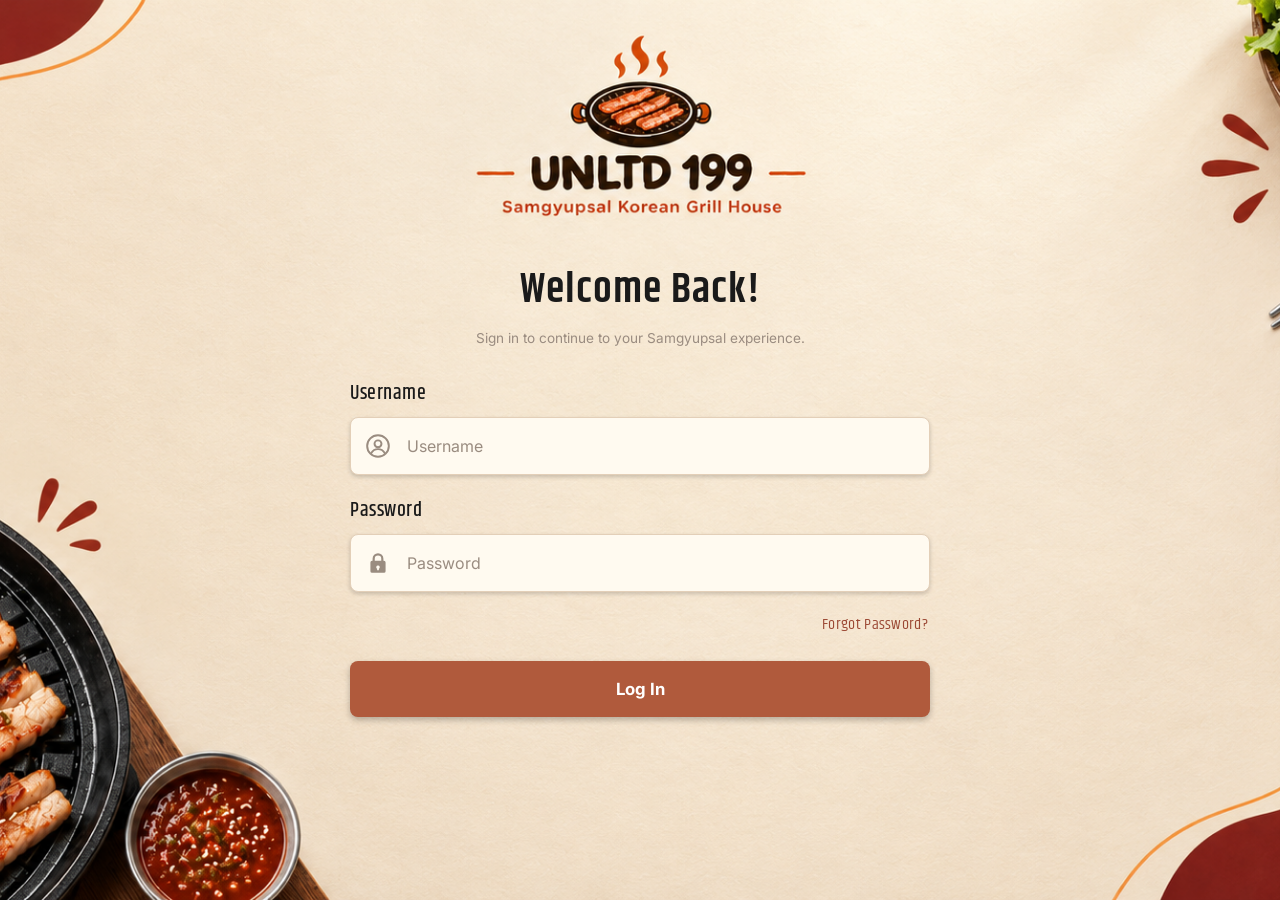
<file: staff system/Staff System/frontdesk.html>
<!DOCTYPE html>
<html lang="en">
<head>
  <meta charset="UTF-8">
  <meta name="viewport" content="width=device-width, initial-scale=1.0">
  <title>UNLTD 199 | Front Desk</title>

  <script>
    try {
      if (sessionStorage.getItem("fdLoggedIn") !== "yes") { window.location.replace("login.html"); }
    } catch (e) { window.location.replace("login.html"); }
  </script>

  <link rel="preconnect" href="https://fonts.googleapis.com">
  <link rel="preconnect" href="https://fonts.gstatic.com" crossorigin>
  <link href="https://fonts.googleapis.com/css2?family=Inter:wght@400;500;600;700&display=swap" rel="stylesheet">
  <link rel="stylesheet" href="frontdesk.css">
  <link rel="stylesheet" href="frontdesk-responsive.css">
</head>
<body class="fd-page">

  <!-- ICON SPRITE -->
  <svg class="icon-sprite" aria-hidden="true">
    <symbol id="icon-menu" viewBox="0 0 24 24"><path d="M3 6h18M3 12h18M3 18h18"/></symbol>
    <symbol id="icon-close" viewBox="0 0 24 24"><path d="M5 5l14 14M19 5L5 19"/></symbol>
    <symbol id="icon-check" viewBox="0 0 24 24"><circle cx="12" cy="12" r="9.5"/><path d="M7.8 12.3l3 3 5.5-6"/></symbol>
    <symbol id="icon-trash" viewBox="0 0 24 24"><path d="M4 7h16M9 7V4h6v3M6 7l1 13h10l1-13M10 11v5M14 11v5"/></symbol>
    <symbol id="icon-user" viewBox="0 0 24 24"><circle cx="12" cy="8" r="4"/><path d="M4 20c0-4 4-6 8-6s8 2 8 6"/></symbol>
    <symbol id="icon-users" viewBox="0 0 24 24"><circle cx="12" cy="8" r="3"/><circle cx="5.5" cy="10" r="2.2"/><circle cx="18.5" cy="10" r="2.2"/><path d="M6.5 19c0-3.3 2.5-5.5 5.5-5.5s5.5 2.2 5.5 5.5M1.5 17c0-2.2 1.6-3.8 4-3.8M22.5 17c0-2.2-1.6-3.8-4-3.8"/></symbol>
    <symbol id="icon-logout" viewBox="0 0 24 24"><path d="M10 4H5v16h5M15 8l4 4-4 4M19 12H9"/></symbol>
    <symbol id="icon-send" viewBox="0 0 24 24"><path d="M22 2L11 13M22 2l-7 20-4-9-9-4 20-7z"/></symbol>
    <symbol id="icon-dashboard" viewBox="0 0 24 24"><rect x="3" y="3" width="7" height="9" rx="1.5"/><rect x="14" y="3" width="7" height="5" rx="1.5"/><rect x="14" y="12" width="7" height="9" rx="1.5"/><rect x="3" y="16" width="7" height="5" rx="1.5"/></symbol>
    <symbol id="icon-table" viewBox="0 0 24 24"><path d="M4 9h16M7 9L5 19M17 9l2 10M6.5 14h11M9 5h6"/></symbol>
    <symbol id="icon-clock" viewBox="0 0 24 24"><circle cx="12" cy="12" r="9"/><path d="M12 7v5l3 2"/></symbol>
    <symbol id="icon-alert" viewBox="0 0 24 24"><path d="M12 3l10 18H2L12 3z"/><path d="M12 10v5M12 18h.01"/></symbol>
    <symbol id="icon-info" viewBox="0 0 24 24"><circle cx="12" cy="12" r="9"/><path d="M12 11v5M12 8h.01"/></symbol>
    <symbol id="icon-hourglass" viewBox="0 0 24 24"><path d="M6 3h12M6 21h12M7 3c0 5 5 6 5 9s-5 4-5 9M17 3c0 5-5 6-5 9s5 4 5 9"/></symbol>
    <symbol id="icon-receipt" viewBox="0 0 24 24"><path d="M6 3h12v18l-3-2-3 2-3-2-3 2V3zM9 8h6M9 12h6"/></symbol>
    <symbol id="icon-list" viewBox="0 0 24 24"><path d="M8 6h13M8 12h13M8 18h13M3.5 6h.01M3.5 12h.01M3.5 18h.01"/></symbol>
    <symbol id="icon-arrow" viewBox="0 0 24 24"><path d="M5 12h14M13 6l6 6-6 6"/></symbol>
    <symbol id="icon-utensils" viewBox="0 0 24 24"><path d="M18 2v6a3 3 0 0 1-3 3v9M15 2v9M6 2v6a3 3 0 0 0 3 3v9M9 2v9M6 14h6"/></symbol>
  </svg>

  <!-- TOP BAR -->
  <header class="topbar">
    <button type="button" class="icon-button" id="menu-button" aria-label="Open menu">
      <svg class="icon"><use href="#icon-menu"></use></svg>
    </button>
    <div class="topbar-title">
      <h1 id="page-title">UNLTD 199 Samgyupsal Korean Grill House</h1>
    </div>
    <div class="topbar-right">
      <div class="topbar-clock">
        <svg class="icon"><use href="#icon-clock"></use></svg>
        <span id="topbar-clock">00:00:00</span>
      </div>
      <div class="topbar-user">
        <svg class="icon"><use href="#icon-user"></use></svg>
        <span>Hi, Kaiya!</span>
      </div>
    </div>
  </header>

  <!-- SIDEBAR -->
  <div class="drawer-overlay" id="drawer-overlay" hidden></div>
  <nav class="drawer" id="drawer" aria-label="Front desk menu" aria-hidden="true">
    <div class="drawer-header">
      <div>
        <p class="drawer-name">UNLTD 199</p>
        <p class="drawer-role">Front Desk Portal</p>
      </div>
      <button type="button" class="icon-button" id="drawer-close-button" aria-label="Close menu">
        <svg class="icon"><use href="#icon-close"></use></svg>
      </button>
    </div>
    <ul class="drawer-list">
      <li><button type="button" class="drawer-item drawer-item--active" data-view="dashboard"><svg class="icon"><use href="#icon-dashboard"></use></svg>Dashboard</button></li>
      <li><button type="button" class="drawer-item" data-view="queues"><svg class="icon"><use href="#icon-table"></use></svg>Queue and Tables</button></li>
      <li><button type="button" class="drawer-item" data-view="timers"><svg class="icon"><use href="#icon-clock"></use></svg>Time Table Status</button></li>
    </ul>
    <ul class="drawer-list drawer-list--bottom">
      <li><button type="button" class="drawer-item" id="logout-button"><svg class="icon"><use href="#icon-logout"></use></svg>Log out</button></li>
    </ul>
  </nav>

  <main class="content">

    <!-- DASHBOARD VIEW -->
    <div id="view-dashboard">
      <div class="page-head">
        <span class="page-icon"><svg class="icon"><use href="#icon-dashboard"></use></svg></span>
        <div><h2>Dashboard</h2><p>Overview of the queue and table status.</p></div>
      </div>

      <div class="stat-grid">
        <div class="stat-card">
          <span class="stat-icon"><svg class="icon"><use href="#icon-users"></use></svg></span>
          <div><p class="stat-label">Waiting Groups</p><p class="stat-number" id="stat-waiting">0</p></div>
        </div>
        <div class="stat-card">
          <span class="stat-icon stat-icon--available"><svg class="icon"><use href="#icon-check"></use></svg></span>
          <div><p class="stat-label">Available Tables</p><p class="stat-number" id="stat-available">0</p></div>
        </div>
        <div class="stat-card">
          <span class="stat-icon stat-icon--occupied"><svg class="icon"><use href="#icon-table"></use></svg></span>
          <div><p class="stat-label">Occupied Tables</p><p class="stat-number" id="stat-occupied">0</p></div>
        </div>
        <div class="stat-card stat-card--warning">
          <span class="stat-icon stat-icon--warning"><svg class="icon"><use href="#icon-hourglass"></use></svg></span>
          <div><p class="stat-label">Almost Out of Time</p><p class="stat-number" id="stat-warning">0</p></div>
        </div>
        <div class="stat-card stat-card--danger">
          <span class="stat-icon stat-icon--danger"><svg class="icon"><use href="#icon-alert"></use></svg></span>
          <div><p class="stat-label">Time is Up</p><p class="stat-number" id="stat-expired">0</p></div>
        </div>
      </div>

      <div class="two-column">
        <section class="panel">
          <div class="panel-head">
            <h2 class="panel-title"><svg class="icon"><use href="#icon-users"></use></svg>Next in queue</h2>
            <button type="button" class="button button--outline button--small" onclick="showView('queues')">See all<svg class="icon"><use href="#icon-arrow"></use></svg></button>
          </div>
          <div id="dashboard-queue"></div>
        </section>

        <section class="panel">
          <div class="panel-head">
            <h2 class="panel-title"><svg class="icon"><use href="#icon-alert"></use></svg>Tables needing attention</h2>
            <button type="button" class="button button--outline button--small" onclick="showView('timers')">See all<svg class="icon"><use href="#icon-arrow"></use></svg></button>
          </div>
          <div id="dashboard-attention"></div>
        </section>
      </div>
    </div>

    <!-- QUEUE AND TABLES VIEW -->
    <div id="view-queues" hidden>
      <div class="page-head">
        <span class="page-icon"><svg class="icon"><use href="#icon-table"></use></svg></span>
        <div><h2>Queue and Tables</h2><p>Tap a queue number to view details and assign table(s).</p></div>
      </div>

      <div class="two-column">
        <section class="panel">
          <div class="panel-head">
            <h2 class="panel-title"><svg class="icon"><use href="#icon-users"></use></svg>Waiting queue</h2>
            <span class="pill" id="queue-count-pill">0 waiting</span>
          </div>
          <div class="queue-grid" id="queue-grid"></div>
        </section>

        <section class="panel">
          <div class="panel-head">
            <h2 class="panel-title"><svg class="icon"><use href="#icon-table"></use></svg>Table status</h2>
            <span class="pill" id="table-count-pill">0 available</span>
          </div>
          <div class="legend">
            <span class="legend-item"><i class="dot dot--available"></i>Available</span>
            <span class="legend-item"><i class="dot dot--occupied"></i>Occupied</span>
            <span class="legend-item"><i class="dot dot--billing"></i>Billing out</span>
          </div>
          <div class="table-grid" id="table-grid"></div>
        </section>
      </div>
    </div>

    <!-- TIME TABLE STATUS VIEW -->
    <div id="view-timers" hidden>
      <div class="page-head">
        <span class="page-icon"><svg class="icon"><use href="#icon-clock"></use></svg></span>
        <div><h2>Time Table Status</h2><p>Monitor table status and dining time.</p></div>
      </div>
      <div class="legend legend--bar">
        <span class="legend-item"><i class="dot dot--available"></i>Available</span>
        <span class="legend-item"><i class="dot dot--occupied"></i>Occupied</span>
        <span class="legend-item"><i class="dot dot--billing"></i>Billing out</span>
        <span class="legend-item"><i class="dot dot--warning"></i>Almost out of time</span>
        <span class="legend-item"><i class="dot dot--expired"></i>Time is up</span>
      </div>
      <div class="timer-grid" id="timer-grid"></div>
    </div>
  </main>

  <!-- POPUPS -->
  <div class="modal-overlay" id="modal-overlay" hidden>

    <!-- Queue information -->
    <section class="modal" id="modal-queue-info" hidden>
      <div class="modal-bar">
        <svg class="icon"><use href="#icon-user"></use></svg>
        <span>Queue Information</span>
        <button type="button" class="modal-x" data-close aria-label="Close"><svg class="icon"><use href="#icon-close"></use></svg></button>
      </div>
      <div class="modal-body">
        <div class="modal-badge"><svg class="icon"><use href="#icon-users"></use></svg></div>
        <p class="modal-kicker">Queue number</p>
        <h2 class="modal-title big-number" id="queue-info-title">001</h2>
        <dl class="info-list">
          <div><dt><svg class="icon"><use href="#icon-users"></use></svg>Group size</dt><dd id="queue-info-pax">2 people</dd></div>
          <div><dt><svg class="icon"><use href="#icon-clock"></use></svg>Joined at</dt><dd id="queue-info-joined">-</dd></div>
          <div><dt><svg class="icon"><use href="#icon-hourglass"></use></svg>Waiting time</dt><dd id="queue-info-waiting">-</dd></div>
          <div><dt><svg class="icon"><use href="#icon-list"></use></svg>Position in line</dt><dd id="queue-info-position">-</dd></div>
        </dl>
        <div class="modal-buttons">
          <button type="button" class="button button--outline button--outline-danger" id="queue-info-remove"><svg class="icon"><use href="#icon-trash"></use></svg>Remove</button>
          <button type="button" class="button button--primary" id="queue-info-assign"><svg class="icon"><use href="#icon-table"></use></svg>Assign table</button>
        </div>
      </div>
    </section>

    <!-- Select table -->
    <section class="modal modal--wide" id="modal-assign" hidden>
      <div class="modal-bar">
        <svg class="icon"><use href="#icon-table"></use></svg>
        <span>Assign Table</span>
        <button type="button" class="modal-x" data-close aria-label="Close"><svg class="icon"><use href="#icon-close"></use></svg></button>
      </div>
      <div class="modal-body">
        <h2 class="modal-title" id="assign-title">Select Table</h2>
        <p class="modal-text" id="assign-text">Pick a free table</p>
        <div class="legend legend--center">
          <span class="legend-item"><i class="dot dot--available"></i>Available</span>
          <span class="legend-item"><i class="dot dot--occupied"></i>Occupied</span>
          <span class="legend-item"><i class="dot dot--billing"></i>Billing out</span>
        </div>
        <div class="table-grid" id="assign-grid"></div>
        <div class="assign-summary" id="assign-summary"></div>
        <div class="modal-buttons">
          <button type="button" class="button button--outline" data-close>Cancel</button>
          <button type="button" class="button button--primary" id="assign-continue" disabled>Continue<svg class="icon"><use href="#icon-arrow"></use></svg></button>
        </div>
      </div>
    </section>

    <!-- Confirm assignment -->
    <section class="modal" id="modal-confirm-assign" hidden>
      <div class="modal-bar">
        <svg class="icon"><use href="#icon-table"></use></svg>
        <span>Confirm Table Assignment</span>
        <button type="button" class="modal-x" data-close aria-label="Close"><svg class="icon"><use href="#icon-close"></use></svg></button>
      </div>
      <div class="modal-body">
        <div class="modal-badge"><svg class="icon"><use href="#icon-table"></use></svg></div>
        <h2 class="modal-title" id="confirm-assign-title">Confirm?</h2>
        <p class="modal-text" id="confirm-assign-text">Details</p>
        <div class="modal-buttons">
          <button type="button" class="button button--outline" id="confirm-assign-back">Back</button>
          <button type="button" class="button button--primary" id="confirm-assign-yes"><svg class="icon"><use href="#icon-check"></use></svg>Confirm</button>
        </div>
      </div>
    </section>

    <!-- Generic confirmation (billing, clear table, log out) -->
    <section class="modal" id="modal-confirm" hidden>
      <div class="modal-bar" id="confirm-bar">
        <svg class="icon"><use id="confirm-bar-icon" href="#icon-info"></use></svg>
        <span>Confirmation</span>
        <button type="button" class="modal-x" data-close aria-label="Close"><svg class="icon"><use href="#icon-close"></use></svg></button>
      </div>
      <div class="modal-body">
        <div class="modal-badge" id="confirm-badge"><svg class="icon"><use id="confirm-icon" href="#icon-alert"></use></svg></div>
        <h2 class="modal-title" id="confirm-title">Are you sure?</h2>
        <p class="modal-text" id="confirm-text">Action summary.</p>
        <div class="modal-buttons">
          <button type="button" class="button button--outline" data-close>Cancel</button>
          <button type="button" class="button button--primary" id="confirm-yes">Confirm</button>
        </div>
      </div>
    </section>

    <!-- Remove from queue -->
    <section class="modal" id="modal-remove" hidden>
      <div class="modal-bar modal-bar--danger">
        <svg class="icon"><use href="#icon-trash"></use></svg>
        <span>Remove Queue</span>
        <button type="button" class="modal-x" data-close aria-label="Close"><svg class="icon"><use href="#icon-close"></use></svg></button>
      </div>
      <div class="modal-body">
        <div class="modal-badge modal-badge--danger"><svg class="icon"><use href="#icon-trash"></use></svg></div>
        <h2 class="modal-title" id="remove-title">Remove guest?</h2>
        <p class="modal-text">This guest will be removed from the active queue.</p>
        <div class="modal-buttons">
          <button type="button" class="button button--outline" data-close>Cancel</button>
          <button type="button" class="button button--danger" id="remove-yes"><svg class="icon"><use href="#icon-trash"></use></svg>Remove</button>
        </div>
      </div>
    </section>
  </div>

  <div class="toast-stack" id="toast-stack" aria-live="polite"></div>

  <script src="common.js"></script>
  <script src="frontdesk.js"></script>
</body>
</html>
</file>
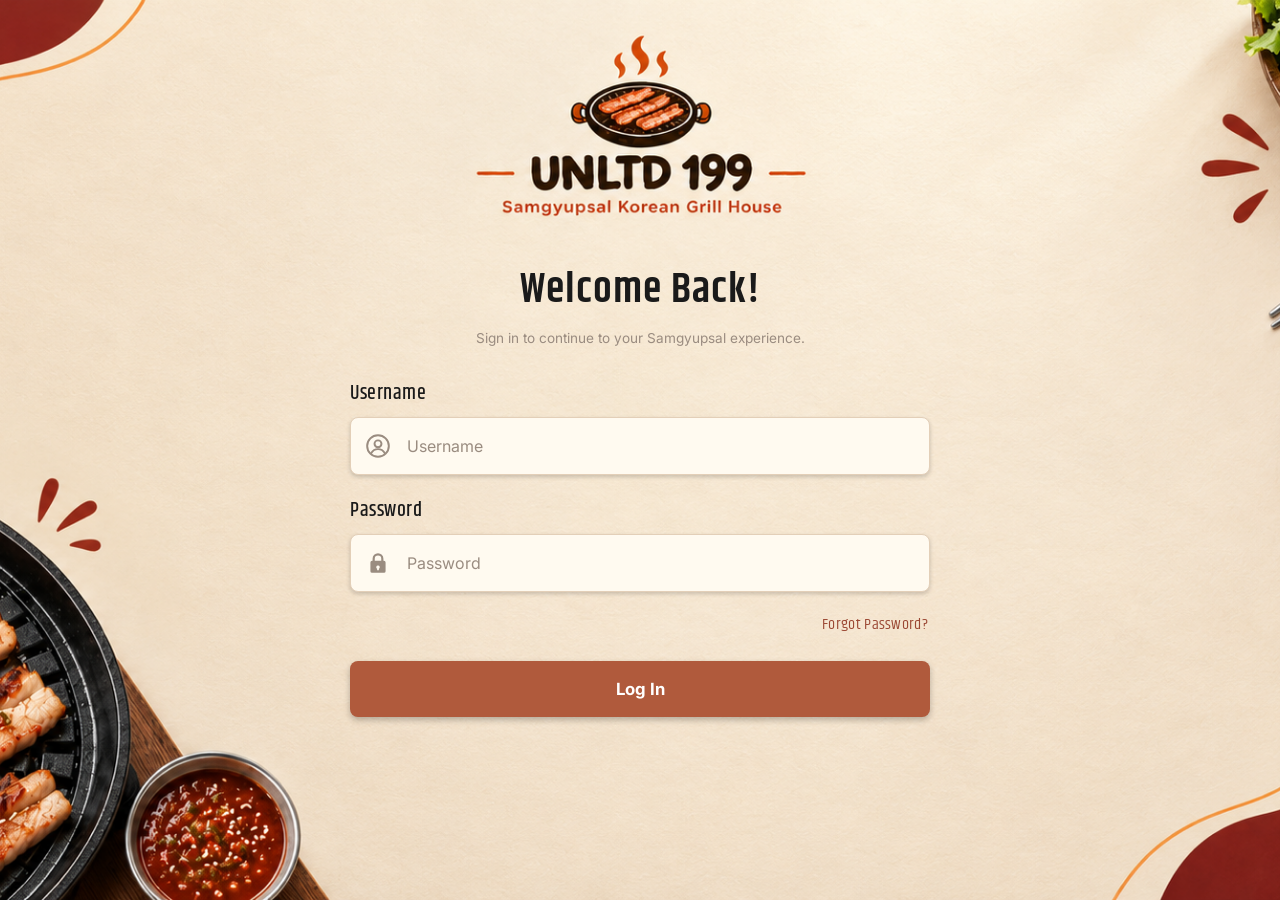
<file: staff system/Staff System/inventory.html>
<!DOCTYPE html>
<html lang="en">
<head>
  <meta charset="UTF-8">
  <meta name="viewport" content="width=device-width, initial-scale=1.0">
  <title>UNLTD 199 | Inventory</title>

  <script>
    try {
      if (sessionStorage.getItem("inventoryLoggedIn") !== "yes") { window.location.replace("login.html"); }
    } catch (e) { window.location.replace("login.html"); }
  </script>

  <link rel="preconnect" href="https://fonts.googleapis.com">
  <link rel="preconnect" href="https://fonts.gstatic.com" crossorigin>
  <link href="https://fonts.googleapis.com/css2?family=Inter:wght@400;500;600;700&display=swap" rel="stylesheet">
  <!-- Shared theme (colors, topbar, drawer, buttons, modals, toasts, alert banner) -->
  <link rel="stylesheet" href="frontdesk.css">
  <!-- Inventory-only additions -->
  <link rel="stylesheet" href="inventory.css">
  <link rel="stylesheet" href="inventory-responsive.css">
</head>
<body class="fd-page inventory-page">

  <!-- ICON SPRITE -->
  <svg class="icon-sprite" aria-hidden="true">
    <symbol id="icon-menu" viewBox="0 0 24 24"><path d="M3 6h18M3 12h18M3 18h18"/></symbol>
    <symbol id="icon-close" viewBox="0 0 24 24"><path d="M5 5l14 14M19 5L5 19"/></symbol>
    <symbol id="icon-check" viewBox="0 0 24 24"><circle cx="12" cy="12" r="9.5"/><path d="M7.8 12.3l3 3 5.5-6"/></symbol>
    <symbol id="icon-trash" viewBox="0 0 24 24"><path d="M4 7h16M9 7V4h6v3M6 7l1 13h10l1-13M10 11v5M14 11v5"/></symbol>
    <symbol id="icon-calendar" viewBox="0 0 24 24"><rect x="3" y="5" width="18" height="16" rx="2"/><path d="M3 10h18M8 3v4M16 3v4"/></symbol>
    <symbol id="icon-x-circle" viewBox="0 0 24 24"><circle cx="12" cy="12" r="9.5"/><path d="M9 9l6 6M15 9l-6 6"/></symbol>
    <symbol id="icon-user" viewBox="0 0 24 24"><circle cx="12" cy="8" r="4"/><path d="M4 20c0-4 4-6 8-6s8 2 8 6"/></symbol>
    <symbol id="icon-logout" viewBox="0 0 24 24"><path d="M10 4H5v16h5M15 8l4 4-4 4M19 12H9"/></symbol>
    <symbol id="icon-clock" viewBox="0 0 24 24"><circle cx="12" cy="12" r="9"/><path d="M12 7v5l3 2"/></symbol>
    <symbol id="icon-alert" viewBox="0 0 24 24"><path d="M12 3l10 18H2L12 3z"/><path d="M12 10v5M12 18h.01"/></symbol>
    <symbol id="icon-info" viewBox="0 0 24 24"><circle cx="12" cy="12" r="9"/><path d="M12 11v5M12 8h.01"/></symbol>
    <symbol id="icon-arrow" viewBox="0 0 24 24"><path d="M5 12h14M13 6l6 6-6 6"/></symbol>
    <symbol id="icon-box" viewBox="0 0 24 24"><path d="M3 7l9-4 9 4v10l-9 4-9-4V7z"/><path d="M3 7l9 4 9-4M12 11v10"/></symbol>
    <symbol id="icon-plus" viewBox="0 0 24 24"><path d="M12 5v14M5 12h14"/></symbol>
    <symbol id="icon-plus-circle" viewBox="0 0 24 24"><circle cx="12" cy="12" r="9"/><path d="M12 8v8M8 12h8"/></symbol>
    <symbol id="icon-search" viewBox="0 0 24 24"><circle cx="11" cy="11" r="7"/><path d="M20 20l-4-4"/></symbol>
    <symbol id="icon-history" viewBox="0 0 24 24"><path d="M3 12a9 9 0 1 0 3-6.7M3 4v5h5M12 7v5l3 2"/></symbol>
    <symbol id="icon-tag" viewBox="0 0 24 24"><path d="M3 12V4h8l10 10-8 8L3 12z"/><path d="M7.5 8h.01"/></symbol>
    <symbol id="icon-ruler" viewBox="0 0 24 24"><rect x="2" y="8" width="20" height="8" rx="1.5"/><path d="M6 8v4M10 8v3M14 8v4M18 8v3"/></symbol>
    <symbol id="icon-hash" viewBox="0 0 24 24"><path d="M5 9h14M5 15h14M10 4L8 20M16 4l-2 16"/></symbol>
    <symbol id="icon-bell" viewBox="0 0 24 24"><path d="M6 16v-5a6 6 0 0 1 12 0v5l2 2H4l2-2z"/><path d="M10 21h4"/></symbol>
    <symbol id="icon-edit" viewBox="0 0 24 24"><path d="M4 20h4L19 9l-4-4L4 16v4zM13.5 6.5l4 4"/></symbol>
    <symbol id="icon-note" viewBox="0 0 24 24"><path d="M5 3h10l4 4v14H5V3z"/><path d="M14 3v5h5M8.5 13h7M8.5 17h5"/></symbol>
    <symbol id="icon-arrow-down" viewBox="0 0 24 24"><path d="M12 5v14M5 12l7 7 7-7"/></symbol>
    <symbol id="icon-arrow-up" viewBox="0 0 24 24"><path d="M12 19V5M5 12l7-7 7 7"/></symbol>
    <symbol id="icon-swap" viewBox="0 0 24 24"><path d="M7 4L3 8l4 4M3 8h14M17 20l4-4-4-4M21 16H7"/></symbol>
    <symbol id="icon-layers" viewBox="0 0 24 24"><path d="M12 3l9 5-9 5-9-5 9-5z"/><path d="M3 13l9 5 9-5"/></symbol>
  </svg>

  <!-- TOP BAR -->
  <header class="topbar">
    <button type="button" class="icon-button" id="menu-button" aria-label="Open menu">
      <svg class="icon"><use href="#icon-menu"></use></svg>
    </button>
    <div class="topbar-title">
      <h1 id="page-title">UNLTD 199 Samgyupsal Korean Grill House</h1>
    </div>
    <div class="topbar-right">
      <div class="topbar-clock">
        <svg class="icon"><use href="#icon-clock"></use></svg>
        <span id="topbar-clock">0:00:00 AM</span>
      </div>
      <div class="topbar-user">
        <svg class="icon"><use href="#icon-user"></use></svg>
        <span>Hi, Pierce!</span>
      </div>
    </div>
  </header>

  <!-- SIDEBAR -->
  <div class="drawer-overlay" id="drawer-overlay" hidden></div>
  <nav class="drawer" id="drawer" aria-label="Inventory menu" aria-hidden="true">
    <div class="drawer-header">
      <div>
        <p class="drawer-name">UNLTD 199</p>
        <p class="drawer-role">Inventory Staff Portal</p>
      </div>
      <button type="button" class="icon-button" id="drawer-close-button" aria-label="Close menu">
        <svg class="icon"><use href="#icon-close"></use></svg>
      </button>
    </div>
    <ul class="drawer-list">
      <li><button type="button" class="drawer-item drawer-item--active" data-view="inventory"><svg class="icon"><use href="#icon-box"></use></svg>Inventory Levels</button></li>
      <li><button type="button" class="drawer-item" data-view="add"><svg class="icon"><use href="#icon-plus-circle"></use></svg>Add Item</button></li>
      <li><button type="button" class="drawer-item" data-view="history"><svg class="icon"><use href="#icon-history"></use></svg>Stock History</button></li>
    </ul>
    <ul class="drawer-list drawer-list--bottom">
      <li><button type="button" class="drawer-item" id="logout-button"><svg class="icon"><use href="#icon-logout"></use></svg>Log out</button></li>
    </ul>
  </nav>

  <main class="content">

    <!-- INVENTORY LEVELS VIEW -->
    <div id="view-inventory">
      <div class="page-head">
        <span class="page-icon"><svg class="icon"><use href="#icon-box"></use></svg></span>
        <div><h2>Inventory Levels</h2><p>Monitor available supplies and low-stock items.</p></div>
        <div class="page-head-actions">
          <button type="button" class="button button--primary" id="go-add"><svg class="icon"><use href="#icon-plus"></use></svg>Add item</button>
        </div>
      </div>

      <div class="stat-grid stat-grid--4">
        <div class="stat-card stat-card--filter" data-filter="all" role="button" tabindex="0" aria-label="Show all items">
          <span class="stat-icon"><svg class="icon"><use href="#icon-layers"></use></svg></span>
          <div><p class="stat-label">Total Items</p><p class="stat-number" id="stat-total">0</p></div>
        </div>
        <div class="stat-card stat-card--filter" data-filter="in" role="button" tabindex="0" aria-label="Show items in stock">
          <span class="stat-icon stat-icon--available"><svg class="icon"><use href="#icon-check"></use></svg></span>
          <div><p class="stat-label">In Stock</p><p class="stat-number" id="stat-in">0</p></div>
        </div>
        <div class="stat-card stat-card--warning stat-card--filter" data-filter="low" role="button" tabindex="0" aria-label="Show low stock items">
          <span class="stat-icon stat-icon--warning"><svg class="icon"><use href="#icon-alert"></use></svg></span>
          <div><p class="stat-label">Low Stock</p><p class="stat-number" id="stat-low">0</p></div>
        </div>
        <div class="stat-card stat-card--danger stat-card--filter" data-filter="out" role="button" tabindex="0" aria-label="Show out of stock items">
          <span class="stat-icon stat-icon--danger"><svg class="icon"><use href="#icon-x-circle"></use></svg></span>
          <div><p class="stat-label">Out of Stock</p><p class="stat-number" id="stat-out">0</p></div>
        </div>
      </div>

      <section class="panel panel--flush">
        <div class="toolbar">
          <div class="search">
            <svg class="icon"><use href="#icon-search"></use></svg>
            <input class="input" type="search" id="inv-search" placeholder="Search item or category" autocomplete="off" aria-label="Search inventory">
          </div>
          <select class="select" id="inv-category" aria-label="Filter by category">
            <option value="all">All Categories</option>
            <option>Meat</option>
            <option>Seafood</option>
            <option>Vegetables</option>
            <option>Side Dishes</option>
            <option>Sauces &amp; Condiments</option>
            <option>Rice &amp; Noodles</option>
            <option>Beverages</option>
            <option>Supplies</option>
          </select>
          <select class="select" id="inv-status" aria-label="Filter by status">
            <option value="all">All Status</option>
            <option value="in">In Stock</option>
            <option value="low">Low Stock</option>
            <option value="out">Out of Stock</option>
            <option value="restock">Needs Restock (Low + Out)</option>
          </select>
        </div>

        <div class="table-wrap">
          <table class="inv-table">
            <thead>
              <tr>
                <th>Item</th>
                <th>Category</th>
                <th>Current Stock</th>
                <th>Expiry Date</th>
                <th>Status</th>
                <th>Last Updated</th>
                <th class="col-actions">Actions</th>
              </tr>
            </thead>
            <tbody id="inv-body"></tbody>
          </table>
        </div>
        <div class="table-foot">
          <span class="pill" id="inv-count-pill">0 items</span>
          <span class="table-note"><svg class="icon"><use href="#icon-info"></use></svg>Low stock means 25% or less of the full stock level is left.</span>
        </div>
      </section>
    </div>

    <!-- ADD ITEM VIEW -->
    <div id="view-add" hidden>
      <div class="page-head">
        <span class="page-icon"><svg class="icon"><use href="#icon-plus-circle"></use></svg></span>
        <div><h2>New Inventory Item</h2><p>Add a menu item or ingredient to the inventory list.</p></div>
      </div>

      <section class="panel">
        <p class="info-note" id="add-menu-note"><svg class="icon"><use href="#icon-info"></use></svg><span>You can only add items that already exist on the menu. New products must be added to the menu by the Owner first.</span></p>
        <form id="add-form" novalidate autocomplete="off">

          <section class="form-section">
            <h3 class="form-section-title"><svg class="icon"><use href="#icon-box"></use></svg>Item Details</h3>
            <div class="form-grid">
              <div class="field field--third" data-field="name">
                <label for="add-name">Item Name</label>
                <div class="input-wrap">
                  <svg class="icon input-icon"><use href="#icon-box"></use></svg>
                  <select class="select has-icon" id="add-name"></select>
                </div>
                <p class="field-error"></p>
              </div>
              <div class="field field--third" data-field="category">
                <label for="add-category">Category</label>
                <div class="input-wrap">
                  <svg class="icon input-icon"><use href="#icon-tag"></use></svg>
                  <input class="input has-icon" type="text" id="add-category" readonly tabindex="-1" placeholder="Auto-filled" autocomplete="off">
                </div>
                <p class="field-error"></p>
              </div>
              <div class="field field--third" data-field="unit">
                <label for="add-unit">Unit</label>
                <div class="input-wrap">
                  <svg class="icon input-icon"><use href="#icon-ruler"></use></svg>
                  <input class="input has-icon" type="text" id="add-unit" readonly tabindex="-1" placeholder="Auto-filled" autocomplete="off">
                </div>
                <p class="field-error"></p>
              </div>
            </div>
          </section>

          <section class="form-section">
            <h3 class="form-section-title"><svg class="icon"><use href="#icon-layers"></use></svg>Stock Levels</h3>
            <div class="form-grid">
              <div class="field field--half" data-field="qty">
                <label for="add-qty">Initial Stock</label>
                <div class="input-wrap">
                  <svg class="icon input-icon"><use href="#icon-hash"></use></svg>
                  <input class="input has-icon" type="text" id="add-qty" inputmode="decimal" maxlength="9" placeholder="0">
                </div>
                <p class="field-hint">This is the full stock level. A low-stock alert shows when 25% or less is left.</p>
                <p class="field-error"></p>
              </div>
              <div class="field field--half" data-field="expiry">
                <label for="add-expiry">Expiry Date</label>
                <div class="input-wrap">
                  <svg class="icon input-icon"><use href="#icon-calendar"></use></svg>
                  <input class="input has-icon" type="date" id="add-expiry">
                </div>
                <p class="field-error"></p>
              </div>
            </div>
          </section>

          <div class="form-actions">
            <button type="button" class="button button--outline" id="add-cancel">Cancel</button>
            <button type="submit" class="button button--primary"><svg class="icon"><use href="#icon-plus-circle"></use></svg>Add Item</button>
          </div>
        </form>
      </section>
    </div>

    <!-- STOCK HISTORY VIEW -->
    <div id="view-history" hidden>
      <div class="page-head">
        <span class="page-icon"><svg class="icon"><use href="#icon-history"></use></svg></span>
        <div><h2>Stock History</h2><p>Every stock change, with the reason it was recorded.</p></div>
      </div>

      <section class="panel panel--flush">
        <div class="table-wrap">
          <table class="inv-table inv-table--history">
            <thead>
              <tr>
                <th>Date &amp; Time</th>
                <th>Item</th>
                <th>Change</th>
                <th>New Stock</th>
                <th>Reason</th>
              </tr>
            </thead>
            <tbody id="history-body"></tbody>
          </table>
        </div>
        <div class="table-foot">
          <span class="pill" id="history-count-pill">0 records</span>
          <span class="table-note"><svg class="icon"><use href="#icon-info"></use></svg>Showing the latest 200 changes.</span>
        </div>
      </section>
    </div>
  </main>

  <!-- POPUPS -->
  <div class="modal-overlay" id="modal-overlay" hidden>

    <!-- Update stock -->
    <section class="modal modal--wide" id="modal-adjust" hidden>
      <div class="modal-bar">
        <svg class="icon"><use href="#icon-box"></use></svg>
        <span>Update Stock</span>
        <button type="button" class="modal-x" data-close aria-label="Close"><svg class="icon"><use href="#icon-close"></use></svg></button>
      </div>
      <div class="modal-body modal-body--form">
        <div class="item-summary">
          <span class="item-summary-icon"><svg class="icon"><use href="#icon-box"></use></svg></span>
          <div class="item-summary-main">
            <p class="item-summary-name" id="adj-name">-</p>
            <p class="item-summary-sub" id="adj-sub">-</p>
          </div>
          <div class="item-summary-stock">
            <p class="item-summary-label">Current stock</p>
            <p class="item-summary-qty" id="adj-current">-</p>
          </div>
        </div>

        <div class="segmented" id="adj-type" role="group" aria-label="Type of stock update">
          <button type="button" class="segmented-btn is-active" data-type="in"><svg class="icon"><use href="#icon-arrow-down"></use></svg>Stock in</button>
          <button type="button" class="segmented-btn" data-type="out"><svg class="icon"><use href="#icon-arrow-up"></use></svg>Stock out</button>
          <button type="button" class="segmented-btn" data-type="set"><svg class="icon"><use href="#icon-swap"></use></svg>Set count</button>
        </div>

        <div class="field" data-field="adjQty">
          <label for="adj-qty" id="adj-qty-label">Quantity to add</label>
          <div class="input-wrap">
            <svg class="icon input-icon"><use href="#icon-hash"></use></svg>
            <input class="input has-icon" type="text" id="adj-qty" inputmode="decimal" maxlength="9" placeholder="0" autocomplete="off">
          </div>
          <p class="field-error"></p>
        </div>

        <div class="field" data-field="adjReason">
          <label for="adj-reason">Reason</label>
          <div class="input-wrap">
            <svg class="icon input-icon"><use href="#icon-note"></use></svg>
            <select class="select has-icon" id="adj-reason"></select>
          </div>
          <p class="field-error"></p>
        </div>

        <div class="field" data-field="adjNote">
          <label for="adj-note" id="adj-note-label">Note <span class="label-hint">(optional)</span></label>
          <div class="input-wrap">
            <svg class="icon input-icon"><use href="#icon-edit"></use></svg>
            <input class="input has-icon" type="text" id="adj-note" maxlength="120" placeholder="e.g. Delivery from supplier, invoice no. 1042" autocomplete="off">
          </div>
          <p class="field-error"></p>
        </div>

        <div class="adj-preview" id="adj-preview">
          <span class="adj-preview-label"><svg class="icon"><use href="#icon-layers"></use></svg>New stock</span>
          <strong id="adj-new">-</strong>
          <span class="status-badge" id="adj-new-badge" hidden></span>
        </div>

        <div class="modal-buttons">
          <button type="button" class="button button--outline" data-close>Cancel</button>
          <button type="button" class="button button--primary" id="adj-confirm"><svg class="icon"><use href="#icon-check"></use></svg>Confirm</button>
        </div>
      </div>
    </section>

    <!-- Delete item -->
    <section class="modal modal--wide" id="modal-delete" hidden>
      <div class="modal-bar modal-bar--danger">
        <svg class="icon"><use href="#icon-trash"></use></svg>
        <span>Delete Item</span>
        <button type="button" class="modal-x" data-close aria-label="Close"><svg class="icon"><use href="#icon-close"></use></svg></button>
      </div>
      <div class="modal-body modal-body--form">
        <div class="item-summary">
          <span class="item-summary-icon"><svg class="icon"><use href="#icon-box"></use></svg></span>
          <div class="item-summary-main">
            <p class="item-summary-name" id="del-name">-</p>
            <p class="item-summary-sub" id="del-sub">-</p>
          </div>
        </div>
        <p class="modal-text modal-text--left">This removes the item from the inventory list. This action cannot be undone.</p>
        <div class="field" data-field="delReason">
          <label for="del-reason">Reason</label>
          <div class="input-wrap">
            <svg class="icon input-icon"><use href="#icon-note"></use></svg>
            <select class="select has-icon" id="del-reason"></select>
          </div>
          <p class="field-error"></p>
        </div>
        <div class="field" data-field="delNote">
          <label for="del-note" id="del-note-label">Note <span class="label-hint">(optional)</span></label>
          <div class="input-wrap">
            <svg class="icon input-icon"><use href="#icon-edit"></use></svg>
            <input class="input has-icon" type="text" id="del-note" maxlength="120" placeholder="Add a short note" autocomplete="off">
          </div>
          <p class="field-error"></p>
        </div>
        <div class="modal-buttons">
          <button type="button" class="button button--outline" data-close>Cancel</button>
          <button type="button" class="button button--danger" id="del-confirm"><svg class="icon"><use href="#icon-trash"></use></svg>Delete</button>
        </div>
      </div>
    </section>

    <!-- Confirm delete -->
    <section class="modal modal--wide" id="modal-delete-confirm" hidden>
      <div class="modal-bar modal-bar--danger">
        <svg class="icon"><use href="#icon-trash"></use></svg>
        <span>Confirmation</span>
        <button type="button" class="modal-x" data-close aria-label="Close"><svg class="icon"><use href="#icon-close"></use></svg></button>
      </div>
      <div class="modal-body">
        <div class="modal-badge modal-badge--danger"><svg class="icon"><use href="#icon-trash"></use></svg></div>
        <h2 class="modal-title">Delete this item?</h2>
        <p class="modal-text">Are you sure you want to delete this item? This action cannot be undone.</p>
        <dl class="info-list">
          <div><dt><svg class="icon"><use href="#icon-box"></use></svg>Item name</dt><dd id="dc-name">-</dd></div>
          <div><dt><svg class="icon"><use href="#icon-layers"></use></svg>Current stock</dt><dd id="dc-qty">-</dd></div>
          <div><dt><svg class="icon"><use href="#icon-note"></use></svg>Reason</dt><dd id="dc-reason">-</dd></div>
        </dl>
        <div class="modal-buttons">
          <button type="button" class="button button--outline" id="dc-back">Back</button>
          <button type="button" class="button button--danger" id="dc-yes"><svg class="icon"><use href="#icon-trash"></use></svg>Yes, delete</button>
        </div>
      </div>
    </section>

    <!-- Confirm new item -->
    <section class="modal modal--wide" id="modal-add-confirm" hidden>
      <div class="modal-bar">
        <svg class="icon"><use href="#icon-plus-circle"></use></svg>
        <span>Confirmation</span>
        <button type="button" class="modal-x" data-close aria-label="Close"><svg class="icon"><use href="#icon-close"></use></svg></button>
      </div>
      <div class="modal-body">
        <div class="modal-badge"><svg class="icon"><use href="#icon-box"></use></svg></div>
        <h2 class="modal-title">Add this item?</h2>
        <p class="modal-text">Please review the details below before adding it to the inventory.</p>
        <dl class="info-list">
          <div><dt><svg class="icon"><use href="#icon-box"></use></svg>Item name</dt><dd id="ac-name">-</dd></div>
          <div><dt><svg class="icon"><use href="#icon-tag"></use></svg>Category</dt><dd id="ac-category">-</dd></div>
          <div><dt><svg class="icon"><use href="#icon-layers"></use></svg>Initial stock</dt><dd id="ac-qty">-</dd></div>
          <div><dt><svg class="icon"><use href="#icon-calendar"></use></svg>Expiry date</dt><dd id="ac-expiry">-</dd></div>
          <div><dt><svg class="icon"><use href="#icon-bell"></use></svg>Low-stock level (auto)</dt><dd id="ac-min">-</dd></div>
        </dl>
        <div class="modal-buttons">
          <button type="button" class="button button--outline" data-close>Back</button>
          <button type="button" class="button button--primary" id="add-confirm-yes"><svg class="icon"><use href="#icon-check"></use></svg>Confirm</button>
        </div>
      </div>
    </section>

    <!-- Log out -->
    <section class="modal" id="modal-logout" hidden>
      <div class="modal-bar modal-bar--danger">
        <svg class="icon"><use href="#icon-logout"></use></svg>
        <span>Confirmation</span>
        <button type="button" class="modal-x" data-close aria-label="Close"><svg class="icon"><use href="#icon-close"></use></svg></button>
      </div>
      <div class="modal-body">
        <div class="modal-badge modal-badge--danger"><svg class="icon"><use href="#icon-logout"></use></svg></div>
        <h2 class="modal-title">Log out?</h2>
        <p class="modal-text">Are you sure you want to sign out?</p>
        <div class="modal-buttons">
          <button type="button" class="button button--outline" data-close>Cancel</button>
          <button type="button" class="button button--danger" id="logout-yes">Log out</button>
        </div>
      </div>
    </section>
  </div>

  <div class="toast-stack" id="toast-stack" aria-live="polite"></div>

  <script src="inventory.js"></script>
</body>
</html>
</file>
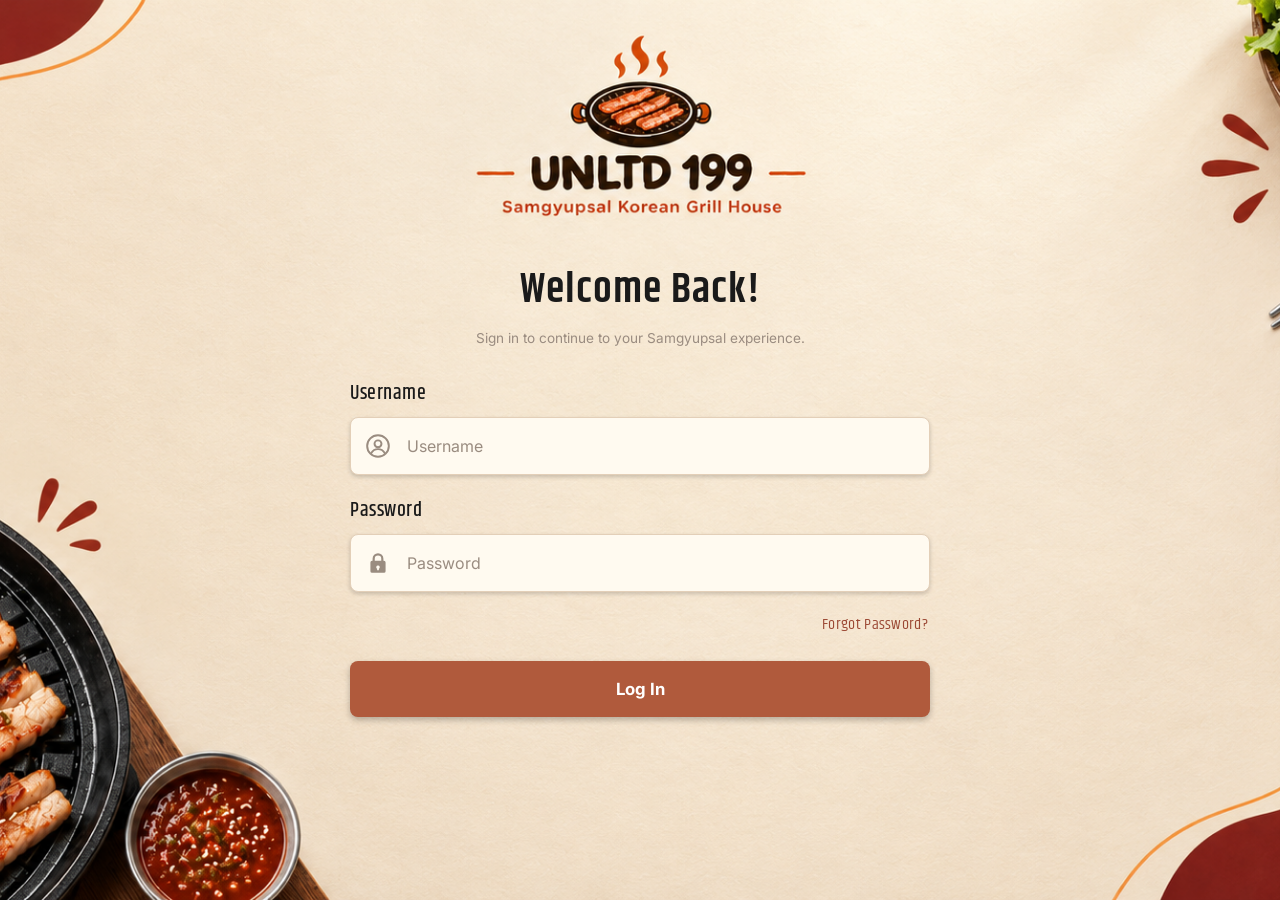
<file: staff system/Staff System/login.html>
<!DOCTYPE html>
<html lang="en">
<head>
  <meta charset="UTF-8">
  <meta name="viewport" content="width=device-width, initial-scale=1.0">
  <title>UNLTD 199 Samgyupsal</title>

  <!-- Google Fonts (need internet). If offline, the browser uses fallback fonts. -->
  <link rel="preconnect" href="https://fonts.googleapis.com">
  <link rel="preconnect" href="https://fonts.gstatic.com" crossorigin>
  <link href="https://fonts.googleapis.com/css2?family=Inter:wght@400;500;600;700&family=Khand:wght@400;500;600;700&display=swap" rel="stylesheet">

  <!-- Stylesheets -->
  <link rel="stylesheet" href="login.css">
  <link rel="stylesheet" href="login-responsive.css">
</head>
<body class="login-page">

  <!-- ICON LIBRARY: each icon is defined once and reused with <svg class="icon"><use href="#icon-name"></use></svg> -->
  <svg class="icon-sprite" aria-hidden="true">
    <symbol id="icon-user" viewBox="0 0 24 24"><circle cx="12" cy="12" r="10"/><circle cx="12" cy="10" r="3.2"/><path d="M5.8 18.5c1.4-2.4 3.6-3.6 6.2-3.6s4.8 1.2 6.2 3.6"/></symbol>
    <symbol id="icon-lock" viewBox="0 0 24 24"><path fill="currentColor" stroke="none" d="M7 10V8a5 5 0 0 1 10 0v2h.5A1.5 1.5 0 0 1 19 11.5v8a1.5 1.5 0 0 1-1.5 1.5h-11A1.5 1.5 0 0 1 5 19.5v-8A1.5 1.5 0 0 1 6.5 10zm2 0h6V8a3 3 0 0 0-6 0zm3 4.2a1.6 1.6 0 0 0-.8 3v1.6h1.6v-1.6a1.6 1.6 0 0 0-.8-3z"/></symbol>
    <symbol id="icon-eye" viewBox="0 0 24 24"><path d="M1.5 12S5.5 5 12 5s10.5 7 10.5 7-4 7-10.5 7S1.5 12 1.5 12z"/><circle cx="12" cy="12" r="3.2"/></symbol>
    <symbol id="icon-eye-off" viewBox="0 0 24 24"><path d="M3 3l18 18M10.6 5.1A10 10 0 0 1 12 5c6.5 0 10.5 7 10.5 7a17 17 0 0 1-3.2 3.9M6.6 6.7A17 17 0 0 0 1.5 12S5.5 19 12 19a9.600 9.600 0 0 0 4.100-.9M9.900 9.900a3.200 3.200 0 0 0 4.200 4.200"/></symbol>
    <symbol id="icon-info" viewBox="0 0 24 24"><circle cx="12" cy="12" r="9.5"/><path d="M12 11v5.5M12 7.8h.01"/></symbol>
    <symbol id="icon-alert" viewBox="0 0 24 24"><circle cx="12" cy="12" r="9.5"/><path d="M12 7v6M12 16.2h.01"/></symbol>
  </svg>

  <main class="login-screen">

    <!-- LOGO SPACER: Leaves clean space for the logo built into the background image -->
    <div class="login-logo"></div>

    <section class="login-panel">
      <h1 class="login-title">Welcome Back!</h1>
      <p class="login-subtitle">Sign in to continue to your Samgyupsal experience.</p>

      <form id="login-form" novalidate>

        <!-- Username -->
        <div class="field">
          <label class="field-label" for="username-input">Username</label>
          <div class="input-wrap" id="username-wrap">
            <svg class="icon input-icon"><use href="#icon-user"></use></svg>
            <input class="input" type="text" id="username-input" placeholder="Username" autocomplete="username" autocapitalize="off" spellcheck="false">
          </div>
          <p class="field-error" id="username-error" role="alert" hidden></p>
        </div>

       <!-- Password -->
  <div class="field">
    <label class="field-label" for="password-input">Password</label>
    <div class="input-wrap" id="password-wrap">
      <svg class="icon input-icon"><use href="#icon-lock"></use></svg>
      <input class="input input--with-button" type="password" id="password-input" placeholder="Password" autocomplete="current-password">
      <button type="button" class="show-password-button" id="toggle-password-button" aria-label="Show password" aria-pressed="false"></button>
    </div>
    <p class="field-error" id="password-error" role="alert" hidden></p>
  </div>

        <div class="login-links">
          <button type="button" class="link-button" id="forgot-button">Forgot Password?</button>
        </div>

        <!-- Shown when the username or password is wrong -->
        <p class="form-error" id="login-error" role="alert" hidden>
          <svg class="icon"><use href="#icon-alert"></use></svg>
          <span id="login-error-text"></span>
        </p>

        <button type="submit" class="button button--primary button--full" id="login-button">Log In</button>
      </form>
    </section>

  </main>


 <!-- FORGOT PASSWORD POP-UP -->
<div class="modal-overlay" id="forgot-overlay" hidden>
  <section class="modal" role="dialog" aria-modal="true" aria-labelledby="forgot-title">
    <div class="modal-bar"></div>
    <div class="modal-body">
      <svg class="icon icon--huge"><use href="#icon-info"></use></svg>
      <h2 class="modal-title" id="forgot-title">Forgot Password?</h2>
      <p class="modal-text">Please contact the Administrator to reset your password.</p>
      <div class="modal-buttons">
        <button type="button" class="button button--primary" id="forgot-ok-button">OK</button>
      </div>
    </div>
  </section>
</div>

  <script src="common.js"></script>
  <script src="login.js"></script>
</body>
</html>
</file>
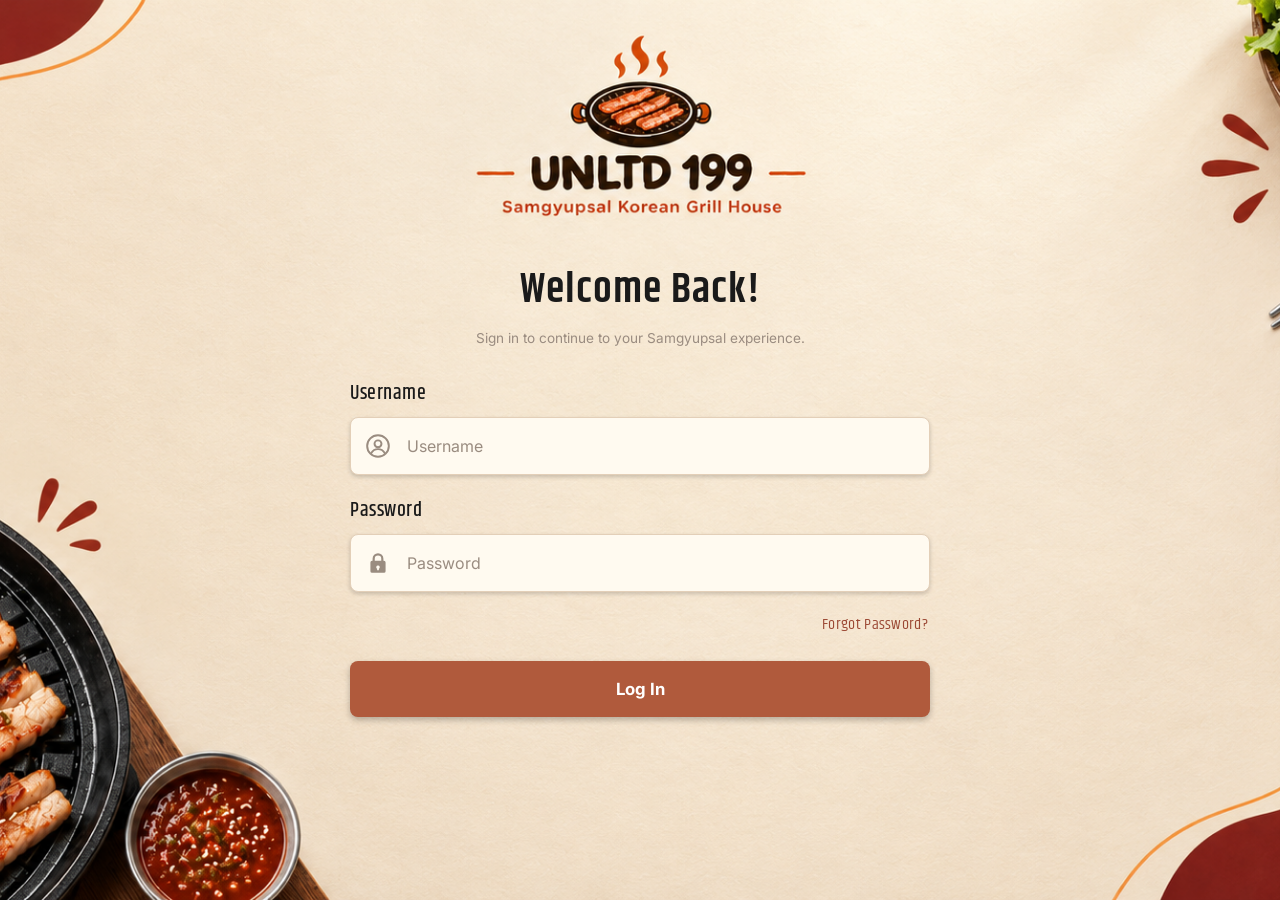
<file: staff system/Staff System/owner.html>
<!DOCTYPE html>
<html lang="en">
<head>
  <meta charset="UTF-8">
  <meta name="viewport" content="width=device-width, initial-scale=1.0">
  <title>UNLTD 199 | Owner</title>

  <script>
    try {
      if (sessionStorage.getItem("OwnerLoggedIn") !== "yes") { window.location.replace("login.html"); }
    } catch (e) { window.location.replace("login.html"); }
  </script>

  <link rel="preconnect" href="https://fonts.googleapis.com">
  <link rel="preconnect" href="https://fonts.gstatic.com" crossorigin>
  <link href="https://fonts.googleapis.com/css2?family=Inter:wght@400;500;600;700&display=swap" rel="stylesheet">
  <!-- Shared theme (colors, topbar, drawer, buttons, modals, toasts) -->
  <link rel="stylesheet" href="frontdesk.css">
  <!-- Owner-only additions -->
  <link rel="stylesheet" href="owner.css">
  <link rel="stylesheet" href="owner-responsive.css">
</head>
<body class="fd-page owner-page">

  <!-- ICON SPRITE -->
  <svg class="icon-sprite" aria-hidden="true">
    <symbol id="icon-menu" viewBox="0 0 24 24"><path d="M3 6h18M3 12h18M3 18h18"/></symbol>
    <symbol id="icon-close" viewBox="0 0 24 24"><path d="M5 5l14 14M19 5L5 19"/></symbol>
    <symbol id="icon-check" viewBox="0 0 24 24"><circle cx="12" cy="12" r="9.5"/><path d="M7.8 12.3l3 3 5.5-6"/></symbol>
    <symbol id="icon-user" viewBox="0 0 24 24"><circle cx="12" cy="8" r="4"/><path d="M4 20c0-4 4-6 8-6s8 2 8 6"/></symbol>
    <symbol id="icon-users" viewBox="0 0 24 24"><circle cx="12" cy="8" r="3"/><circle cx="5.5" cy="10" r="2.2"/><circle cx="18.5" cy="10" r="2.2"/><path d="M6.5 19c0-3.3 2.5-5.5 5.5-5.5s5.5 2.2 5.5 5.5M1.5 17c0-2.2 1.6-3.8 4-3.8M22.5 17c0-2.2-1.6-3.8-4-3.8"/></symbol>
    <symbol id="icon-logout" viewBox="0 0 24 24"><path d="M10 4H5v16h5M15 8l4 4-4 4M19 12H9"/></symbol>
    <symbol id="icon-clock" viewBox="0 0 24 24"><circle cx="12" cy="12" r="9"/><path d="M12 7v5l3 2"/></symbol>
    <symbol id="icon-alert" viewBox="0 0 24 24"><path d="M12 3l10 18H2L12 3z"/><path d="M12 10v5M12 18h.01"/></symbol>
    <symbol id="icon-info" viewBox="0 0 24 24"><circle cx="12" cy="12" r="9"/><path d="M12 11v5M12 8h.01"/></symbol>
    <symbol id="icon-arrow" viewBox="0 0 24 24"><path d="M5 12h14M13 6l6 6-6 6"/></symbol>
    <symbol id="icon-chart-line" viewBox="0 0 24 24"><path d="M3 3v18h18"/><path d="M7 15l4-4 3 3 5-6"/></symbol>
    <symbol id="icon-pulse" viewBox="0 0 24 24"><path d="M3 12h4l3-8 4 16 3-8h4"/></symbol>
    <symbol id="icon-trophy" viewBox="0 0 24 24"><path d="M8 4h8v5a4 4 0 0 1-8 0V4zM8 6H4v1a3 3 0 0 0 4 3M16 6h4v1a3 3 0 0 1-4 3M12 13v4M8 21h8M10 17h4"/></symbol>
    <symbol id="icon-report" viewBox="0 0 24 24"><path d="M5 3h10l4 4v14H5V3z"/><path d="M14 3v5h5M8 17v-3M12 17v-6M16 17v-4"/></symbol>
    <symbol id="icon-receipt" viewBox="0 0 24 24"><path d="M6 3h12v18l-3-2-3 2-3-2-3 2V3zM9 8h6M9 12h6"/></symbol>
    <symbol id="icon-table" viewBox="0 0 24 24"><path d="M4 9h16M7 9L5 19M17 9l2 10M6.5 14h11M9 5h6"/></symbol>
    <symbol id="icon-database" viewBox="0 0 24 24"><ellipse cx="12" cy="6" rx="8" ry="3"/><path d="M4 6v6c0 1.7 3.6 3 8 3s8-1.3 8-3V6M4 12v6c0 1.7 3.6 3 8 3s8-1.3 8-3v-6"/></symbol>
    <symbol id="icon-restore" viewBox="0 0 24 24"><path d="M3 12a9 9 0 1 0 3-6.7M3 4v5h5M12 7v5l3 2"/></symbol>
    <symbol id="icon-save" viewBox="0 0 24 24"><path d="M5 3h11l3 3v15H5V3zM8 3v5h7M8 21v-7h8v7"/></symbol>
    <symbol id="icon-shield-check" viewBox="0 0 24 24"><path d="M12 3l8 3v6c0 5-3.5 8-8 9-4.5-1-8-4-8-9V6l8-3z"/><path d="M8.5 12l2.5 2.5 4.5-5"/></symbol>
    <symbol id="icon-calendar" viewBox="0 0 24 24"><rect x="3" y="5" width="18" height="16" rx="2"/><path d="M3 10h18M8 3v4M16 3v4"/></symbol>
    <symbol id="icon-download" viewBox="0 0 24 24"><path d="M12 4v11M7 11l5 5 5-5M4 20h16"/></symbol>
    <symbol id="icon-upload" viewBox="0 0 24 24"><path d="M12 16V5M7 9l5-5 5 5M4 20h16"/></symbol>
    <symbol id="icon-print" viewBox="0 0 24 24"><path d="M7 8V3h10v5M7 17H4v-7h16v7h-3M7 14h10v7H7v-7z"/></symbol>
    <symbol id="icon-eye" viewBox="0 0 24 24"><path d="M2 12s3.6-7 10-7 10 7 10 7-3.6 7-10 7S2 12 2 12z"/><circle cx="12" cy="12" r="3"/></symbol>
    <symbol id="icon-edit" viewBox="0 0 24 24"><path d="M4 20h4L19 9l-4-4L4 16v4zM13.5 6.5l4 4"/></symbol>
    <symbol id="icon-trash" viewBox="0 0 24 24"><path d="M4 7h16M9 7V4h6v3M6 7l1 13h10l1-13M10 11v5M14 11v5"/></symbol>
    <symbol id="icon-plus" viewBox="0 0 24 24"><path d="M12 5v14M5 12h14"/></symbol>
    <symbol id="icon-search" viewBox="0 0 24 24"><circle cx="11" cy="11" r="7"/><path d="M20 20l-4-4"/></symbol>
    <symbol id="icon-filter" viewBox="0 0 24 24"><path d="M3 5h18l-7 8v6l-4-2v-4L3 5z"/></symbol>
    <symbol id="icon-tag" viewBox="0 0 24 24"><path d="M3 12V4h8l10 10-8 8L3 12z"/><path d="M7.5 8h.01"/></symbol>
    <symbol id="icon-peso" viewBox="0 0 24 24"><path d="M7 4v16M7 4h5a4 4 0 0 1 0 8H7M4 8h11M4 11h11"/></symbol>
    <symbol id="icon-bag" viewBox="0 0 24 24"><path d="M5 8h14l-1 12H6L5 8zM9 8V6a3 3 0 0 1 6 0v2"/></symbol>
    <symbol id="icon-sun" viewBox="0 0 24 24"><circle cx="12" cy="12" r="4"/><path d="M12 2v2M12 20v2M2 12h2M20 12h2M5 5l1.5 1.5M17.5 17.5L19 19M5 19l1.5-1.5M17.5 6.5L19 5"/></symbol>
    <symbol id="icon-cloud" viewBox="0 0 24 24"><path d="M7 18a4 4 0 0 1-.5-8 6 6 0 0 1 11.5 1.5A3.5 3.5 0 0 1 17.5 18H7z"/></symbol>
    <symbol id="icon-utensils" viewBox="0 0 24 24"><path d="M18 2v6a3 3 0 0 1-3 3v9M15 2v9M6 2v6a3 3 0 0 0 3 3v9M9 2v9M6 14h6"/></symbol>
    <symbol id="icon-moon" viewBox="0 0 24 24"><path d="M20 14.5A8 8 0 1 1 9.5 4a6.5 6.5 0 0 0 10.5 10.5z"/></symbol>
    <symbol id="icon-hash" viewBox="0 0 24 24"><path d="M5 9h14M5 15h14M10 4L8 20M16 4l-2 16"/></symbol>
    <symbol id="icon-list" viewBox="0 0 24 24"><path d="M8 6h13M8 12h13M8 18h13M3.5 6h.01M3.5 12h.01M3.5 18h.01"/></symbol>
    <symbol id="icon-chevron" viewBox="0 0 24 24"><path d="M6 9l6 6 6-6"/></symbol>
    <symbol id="icon-layers" viewBox="0 0 24 24"><path d="M12 3l9 5-9 5-9-5 9-5z"/><path d="M3 13l9 5 9-5"/></symbol>
  </svg>

  <!-- TOP BAR -->
  <header class="topbar">
    <button type="button" class="icon-button" id="menu-button" aria-label="Open menu">
      <svg class="icon"><use href="#icon-menu"></use></svg>
    </button>
    <div class="topbar-title">
      <h1 id="page-title">UNLTD 199 Samgyupsal Korean Grill House</h1>
    </div>
    <div class="topbar-right">
      <div class="topbar-clock">
        <svg class="icon"><use href="#icon-clock"></use></svg>
        <span id="topbar-clock">0:00:00 AM</span>
      </div>
      <div class="topbar-user">
        <svg class="icon"><use href="#icon-user"></use></svg>
        <span>Hi, Cyrus!</span>
      </div>
    </div>
  </header>

  <!-- SIDEBAR -->
  <div class="drawer-overlay" id="drawer-overlay" hidden></div>
  <nav class="drawer" id="drawer" aria-label="Owner menu" aria-hidden="true">
    <div class="drawer-header">
      <div>
        <p class="drawer-name">UNLTD 199</p>
        <p class="drawer-role">Owner Portal</p>
      </div>
      <button type="button" class="icon-button" id="drawer-close-button" aria-label="Close menu">
        <svg class="icon"><use href="#icon-close"></use></svg>
      </button>
    </div>
    <ul class="drawer-list">
      <li><button type="button" class="drawer-item drawer-item--active" data-view="sales"><svg class="icon"><use href="#icon-chart-line"></use></svg>Sales and Trends</button></li>
      <li><button type="button" class="drawer-item" data-view="peak"><svg class="icon"><use href="#icon-pulse"></use></svg>Peak Analytics</button></li>
      <li><button type="button" class="drawer-item" data-view="items"><svg class="icon"><use href="#icon-trophy"></use></svg>Most Ordered Items</button></li>
      <li><button type="button" class="drawer-item" data-view="report"><svg class="icon"><use href="#icon-report"></use></svg>Sales Report</button></li>
      <li><button type="button" class="drawer-item" data-view="transactions"><svg class="icon"><use href="#icon-receipt"></use></svg>Transactions</button></li>
      <li><button type="button" class="drawer-item" data-view="menu"><svg class="icon"><use href="#icon-utensils"></use></svg>Menu Management</button></li>
      <li><button type="button" class="drawer-item" data-view="tables"><svg class="icon"><use href="#icon-table"></use></svg>Table Configuration</button></li>
      <li><button type="button" class="drawer-item" data-view="backup"><svg class="icon"><use href="#icon-database"></use></svg>Backup and Restore</button></li>
    </ul>
    <ul class="drawer-list drawer-list--bottom">
      <li><button type="button" class="drawer-item" id="logout-button"><svg class="icon"><use href="#icon-logout"></use></svg>Log out</button></li>
    </ul>
  </nav>

  <main class="content">

    <!-- ===================== SALES & TRENDS ===================== -->
    <div id="view-sales">
      <div class="page-head">
        <span class="page-icon"><svg class="icon"><use href="#icon-chart-line"></use></svg></span>
        <div><h2>Sales &amp; Trends</h2><p>Track sales performance, trends, and peak hours.</p></div>
      </div>

      <section class="panel filter-panel">
        <div class="filter-grid">
          <div class="field">
            <label for="sales-category">Category</label>
            <div class="input-wrap">
              <svg class="icon input-icon"><use href="#icon-tag"></use></svg>
              <select class="select has-icon" id="sales-category">
                <option value="all">All Categories</option>
                <option>Unli 199</option>
                <option>Drinks</option>
                <option>Meat</option>
                <option>Sauces</option>
                <option>Sides</option>
              </select>
            </div>
          </div>
          <div class="field">
            <label for="sales-period">Time Period</label>
            <div class="input-wrap">
              <svg class="icon input-icon"><use href="#icon-calendar"></use></svg>
              <select class="select has-icon" id="sales-period">
                <option value="today">24 Hours</option>
                <option value="week" selected>Weekly</option>
                <option value="month">Monthly</option>
                <option value="year">Yearly</option>
              </select>
            </div>
          </div>
        </div>
      </section>

      <div class="stat-grid stat-grid--4">
        <div class="stat-card">
          <span class="stat-icon"><svg class="icon"><use href="#icon-peso"></use></svg></span>
          <div><p class="stat-label">Today's Sales</p><p class="stat-number stat-number--money" id="kpi-today">-</p><p class="stat-sub" id="kpi-today-sub">-</p></div>
        </div>
        <div class="stat-card">
          <span class="stat-icon stat-icon--available"><svg class="icon"><use href="#icon-calendar"></use></svg></span>
          <div><p class="stat-label">Weekly Sales</p><p class="stat-number stat-number--money" id="kpi-week">-</p><p class="stat-sub" id="kpi-week-sub">-</p></div>
        </div>
        <div class="stat-card">
          <span class="stat-icon stat-icon--warning"><svg class="icon"><use href="#icon-chart-line"></use></svg></span>
          <div><p class="stat-label">Monthly Sales</p><p class="stat-number stat-number--money" id="kpi-month">-</p><p class="stat-sub" id="kpi-month-sub">-</p></div>
        </div>
        <div class="stat-card">
          <span class="stat-icon stat-icon--occupied"><svg class="icon"><use href="#icon-users"></use></svg></span>
          <div><p class="stat-label">Total Customers</p><p class="stat-number" id="kpi-customers">-</p><p class="stat-sub" id="kpi-customers-sub">-</p></div>
        </div>
      </div>

      <div class="two-column">
        <section class="panel">
          <div class="panel-head">
            <h2 class="panel-title"><svg class="icon"><use href="#icon-chart-line"></use></svg>Sales Trend</h2>
            <span class="pill" id="trend-pill">-</span>
          </div>
          <div class="chart-box" id="trend-chart"></div>
        </section>
        <section class="panel">
          <div class="panel-head">
            <h2 class="panel-title"><svg class="icon"><use href="#icon-trophy"></use></svg><span id="top-title">Top Selling</span></h2>
            <span class="pill" id="top-pill">-</span>
          </div>
          <div class="chart-box" id="top-chart"></div>
          <p class="chart-note" id="top-note"></p>
        </section>
      </div>

      <section class="panel panel--spaced">
        <div class="panel-head">
          <h2 class="panel-title"><svg class="icon"><use href="#icon-clock"></use></svg>Peak Hours Analysis</h2>
          <span class="pill" id="peak-pill">-</span>
        </div>
        <div class="peak-grid" id="peak-blocks"></div>
      </section>
    </div>

    <!-- ===================== PEAK ANALYTICS ===================== -->
    <div id="view-peak" hidden>
      <div class="page-head">
        <span class="page-icon"><svg class="icon"><use href="#icon-pulse"></use></svg></span>
        <div><h2>Peak Analytics</h2><p>See when the restaurant is busiest by hour, day, or season.</p></div>
      </div>

      <section class="panel filter-panel">
        <div class="peak-controls">
          <div class="field">
            <label>View</label>
            <div class="segmented" id="peak-mode" role="group" aria-label="Chart type">
              <button type="button" class="segmented-btn is-active" data-mode="hourly"><svg class="icon"><use href="#icon-clock"></use></svg>Hourly</button>
              <button type="button" class="segmented-btn" data-mode="daily"><svg class="icon"><use href="#icon-calendar"></use></svg>Daily</button>
              <button type="button" class="segmented-btn" data-mode="seasonal"><svg class="icon"><use href="#icon-sun"></use></svg>Seasonal</button>
            </div>
          </div>
          <div class="field">
            <label>Measure</label>
            <div class="segmented segmented--2" id="peak-metric" role="group" aria-label="Measure">
              <button type="button" class="segmented-btn is-active" data-metric="sales"><svg class="icon"><use href="#icon-peso"></use></svg>Sales</button>
              <button type="button" class="segmented-btn" data-metric="orders"><svg class="icon"><use href="#icon-bag"></use></svg>Orders</button>
            </div>
          </div>
        </div>
        <div class="filter-grid filter-grid--3">
          <div class="field">
            <label for="peak-quick">Date Range</label>
            <div class="input-wrap">
              <svg class="icon input-icon"><use href="#icon-calendar"></use></svg>
              <select class="select has-icon" id="peak-quick">
                <option value="7">Last 7 Days</option>
                <option value="30" selected>Last 30 Days</option>
                <option value="90">Last 90 Days</option>
                <option value="365">Last 12 Months</option>
                <option value="custom">Custom</option>
              </select>
            </div>
          </div>
          <div class="field">
            <label for="peak-from">From</label>
            <input class="input" type="date" id="peak-from">
          </div>
          <div class="field">
            <label for="peak-to">To</label>
            <input class="input" type="date" id="peak-to">
          </div>
        </div>
        <p class="field-error" id="peak-error"></p>
      </section>

      <div class="stat-grid stat-grid--3">
        <div class="stat-card">
          <span class="stat-icon stat-icon--danger"><svg class="icon"><use href="#icon-pulse"></use></svg></span>
          <div><p class="stat-label" id="pk-1-label">Busiest</p><p class="stat-number stat-number--md" id="pk-1">-</p><p class="stat-sub" id="pk-1-sub">-</p></div>
        </div>
        <div class="stat-card">
          <span class="stat-icon stat-icon--available"><svg class="icon"><use href="#icon-clock"></use></svg></span>
          <div><p class="stat-label" id="pk-2-label">Slowest</p><p class="stat-number stat-number--md" id="pk-2">-</p><p class="stat-sub" id="pk-2-sub">-</p></div>
        </div>
        <div class="stat-card">
          <span class="stat-icon"><svg class="icon"><use href="#icon-layers"></use></svg></span>
          <div><p class="stat-label" id="pk-3-label">Average</p><p class="stat-number stat-number--md" id="pk-3">-</p><p class="stat-sub" id="pk-3-sub">-</p></div>
        </div>
      </div>

      <section class="panel">
        <div class="panel-head">
          <h2 class="panel-title"><svg class="icon"><use href="#icon-pulse"></use></svg><span id="peak-chart-title">Peak Hours</span></h2>
          <span class="pill" id="peak-range-pill">-</span>
        </div>
        <div class="chart-box chart-box--tall" id="peak-chart"></div>
        <p class="insight" id="peak-insight"></p>
      </section>
    </div>

    <!-- ===================== MOST ORDERED ITEMS ===================== -->
    <div id="view-items" hidden>
      <div class="page-head">
        <span class="page-icon"><svg class="icon"><use href="#icon-trophy"></use></svg></span>
        <div><h2>Most Ordered Items</h2><p>Ranked report of the best-selling menu items.</p></div>
      </div>

      <section class="panel filter-panel">
        <div class="filter-grid filter-grid--3">
          <div class="field">
            <label for="items-category">Category</label>
            <div class="input-wrap">
              <svg class="icon input-icon"><use href="#icon-tag"></use></svg>
              <select class="select has-icon" id="items-category">
                <option value="all">All Categories</option>
                <option>Unli 199</option>
                <option>Drinks</option>
                <option>Meat</option>
                <option>Sauces</option>
                <option>Sides</option>
              </select>
            </div>
          </div>
          <div class="field">
            <label for="items-period">Time Period</label>
            <div class="input-wrap">
              <svg class="icon input-icon"><use href="#icon-calendar"></use></svg>
              <select class="select has-icon" id="items-period">
                <option value="today">Today</option>
                <option value="week">This Week</option>
                <option value="month" selected>This Month</option>
                <option value="90">Last 90 Days</option>
                <option value="year">Last 12 Months</option>
              </select>
            </div>
          </div>
          <div class="field">
            <label for="items-limit">Show</label>
            <div class="input-wrap">
              <svg class="icon input-icon"><use href="#icon-list"></use></svg>
              <select class="select has-icon" id="items-limit">
                <option value="5">Top 5</option>
                <option value="10" selected>Top 10</option>
                <option value="0">All items</option>
              </select>
            </div>
          </div>
        </div>
      </section>

      <section class="panel panel--flush">
        <div class="table-wrap">
          <table class="data-table">
            <thead>
              <tr>
                <th class="col-rank">Rank</th>
                <th>Item</th>
                <th>Category</th>
                <th class="num">Qty Ordered</th>
                <th class="num">Sales</th>
                <th>Share of Orders</th>
              </tr>
            </thead>
            <tbody id="items-body"></tbody>
          </table>
        </div>
        <div class="table-foot">
          <span class="pill" id="items-pill">0 items</span>
          <span class="table-note"><svg class="icon"><use href="#icon-info"></use></svg><span id="items-note"></span></span>
        </div>
      </section>
    </div>

    <!-- ===================== SALES REPORT ===================== -->
    <div id="view-report" hidden>
      <div class="page-head">
        <span class="page-icon"><svg class="icon"><use href="#icon-report"></use></svg></span>
        <div><h2>Sales Report</h2><p>Generate a report for financial auditing.</p></div>
      </div>

      <section class="panel filter-panel">
        <div class="filter-grid filter-grid--4">
          <div class="field">
            <label for="rep-quick">Date Range</label>
            <div class="input-wrap">
              <svg class="icon input-icon"><use href="#icon-calendar"></use></svg>
              <select class="select has-icon" id="rep-quick">
                <option value="today">Today</option>
                <option value="7" selected>Last 7 Days</option>
                <option value="30">Last 30 Days</option>
                <option value="month">This Month</option>
                <option value="lastmonth">Last Month</option>
                <option value="custom">Custom</option>
              </select>
            </div>
          </div>
          <div class="field">
            <label for="rep-from">From</label>
            <input class="input" type="date" id="rep-from">
          </div>
          <div class="field">
            <label for="rep-to">To</label>
            <input class="input" type="date" id="rep-to">
          </div>
          <div class="field field--action">
            <button type="button" class="button button--primary" id="rep-generate"><svg class="icon"><use href="#icon-report"></use></svg>Generate Report</button>
          </div>
        </div>
        <p class="field-error" id="rep-error"></p>
      </section>

      <div id="rep-results">
        <div class="report-head">
          <div>
            <h3 class="report-title" id="rep-title">Sales Report</h3>
            <p class="report-meta" id="rep-meta">-</p>
          </div>
          <div class="report-actions">
            <button type="button" class="button button--outline button--small" id="rep-csv"><svg class="icon"><use href="#icon-download"></use></svg>Download CSV</button>
            <button type="button" class="button button--outline button--small" id="rep-print"><svg class="icon"><use href="#icon-print"></use></svg>Print</button>
          </div>
        </div>

        <div class="stat-grid stat-grid--4">
          <div class="stat-card">
            <span class="stat-icon"><svg class="icon"><use href="#icon-peso"></use></svg></span>
            <div><p class="stat-label">Total Revenue</p><p class="stat-number stat-number--money" id="rep-revenue">-</p></div>
          </div>
          <div class="stat-card">
            <span class="stat-icon stat-icon--available"><svg class="icon"><use href="#icon-bag"></use></svg></span>
            <div><p class="stat-label">Number of Orders</p><p class="stat-number" id="rep-orders">-</p></div>
          </div>
          <div class="stat-card">
            <span class="stat-icon stat-icon--warning"><svg class="icon"><use href="#icon-receipt"></use></svg></span>
            <div><p class="stat-label">Avg. Order Value</p><p class="stat-number stat-number--money" id="rep-aov">-</p></div>
          </div>
          <div class="stat-card">
            <span class="stat-icon stat-icon--occupied"><svg class="icon"><use href="#icon-utensils"></use></svg></span>
            <div><p class="stat-label">Items Sold</p><p class="stat-number" id="rep-items">-</p></div>
          </div>
        </div>

        <section class="panel panel--flush">
          <div class="panel-head panel-head--pad">
            <h2 class="panel-title"><svg class="icon"><use href="#icon-calendar"></use></svg><span id="rep-breakdown-title">Sales Breakdown</span></h2>
          </div>
          <div class="table-wrap">
            <table class="data-table">
              <thead>
                <tr>
                  <th id="rep-col-date">Date</th>
                  <th class="num">Orders</th>
                  <th class="num">Items Sold</th>
                  <th class="num">Revenue</th>
                  <th>Share of Revenue</th>
                </tr>
              </thead>
              <tbody id="rep-body"></tbody>
              <tfoot id="rep-foot"></tfoot>
            </table>
          </div>
          <div class="table-foot">
            <span class="table-note"><svg class="icon"><use href="#icon-info"></use></svg><span id="rep-note"></span></span>
          </div>
        </section>
      </div>
    </div>

    <!-- ===================== TRANSACTIONS ===================== -->
    <div id="view-transactions" hidden>
      <div class="page-head">
        <span class="page-icon"><svg class="icon"><use href="#icon-receipt"></use></svg></span>
        <div><h2>Transactions</h2><p>Review completed sales records for auditing.</p></div>
      </div>

      <section class="panel panel--flush">
        <div class="toolbar toolbar--grid">
          <div class="field">
            <label for="tx-quick">Date Range</label>
            <select class="select" id="tx-quick">
              <option value="today">Today</option>
              <option value="7" selected>Last 7 Days</option>
              <option value="30">Last 30 Days</option>
              <option value="month">This Month</option>
              <option value="custom">Custom</option>
            </select>
          </div>
          <div class="field">
            <label for="tx-from">From</label>
            <input class="input" type="date" id="tx-from">
          </div>
          <div class="field">
            <label for="tx-to">To</label>
            <input class="input" type="date" id="tx-to">
          </div>
          <div class="field">
            <label for="tx-status">Status</label>
            <select class="select" id="tx-status">
              <option value="all">All Status</option>
              <option>Completed</option>
              <option>Refunded</option>
              <option>Voided</option>
            </select>
          </div>
          <div class="field field--search">
            <label for="tx-search">Search</label>
            <div class="input-wrap">
              <svg class="icon input-icon"><use href="#icon-search"></use></svg>
              <input class="input has-icon" type="search" id="tx-search" placeholder="Transaction ID or table" autocomplete="off">
            </div>
          </div>
        </div>
        <p class="field-error field-error--pad" id="tx-error"></p>

        <div class="table-wrap">
          <table class="data-table">
            <thead>
              <tr>
                <th>Transaction ID</th>
                <th>Date</th>
                <th>Time</th>
                <th>Table</th>
                <th class="num">Items</th>
                <th class="num">Amount</th>
                <th>Status</th>
                <th class="col-actions">Details</th>
              </tr>
            </thead>
            <tbody id="tx-body"></tbody>
          </table>
        </div>
        <div class="table-foot">
          <span class="pill" id="tx-pill">0 transactions</span>
          <button type="button" class="button button--outline button--small" id="tx-more" hidden>Show more</button>
        </div>
      </section>
    </div>

    <!-- ===================== MENU MANAGEMENT ===================== -->
    <div id="view-menu" hidden>
      <div class="page-head">
        <span class="page-icon"><svg class="icon"><use href="#icon-utensils"></use></svg></span>
        <div><h2>Menu Management</h2><p>Add, change, or remove menu items. Every change needs your confirmation.</p></div>
        <div class="page-head-actions">
          <button type="button" class="button button--primary" id="menu-add-btn"><svg class="icon"><use href="#icon-plus"></use></svg>Add Menu Item</button>
          <button type="button" class="button button--primary" id="ing-add-btn" hidden><svg class="icon"><use href="#icon-plus"></use></svg>Add New Ingredient</button>
        </div>
      </div>

      <div class="segmented segmented--2 segmented--tabs" id="menu-tabs" role="group" aria-label="Menu management sections">
        <button type="button" class="segmented-btn is-active" data-mtab="menu"><svg class="icon"><use href="#icon-utensils"></use></svg>Menu Items</button>
        <button type="button" class="segmented-btn" data-mtab="ing"><svg class="icon"><use href="#icon-layers"></use></svg>Ingredients</button>
      </div>

      <div id="menu-pane">
      <div class="summary-strip">
        <div class="summary-item">
          <span class="stat-icon"><svg class="icon"><use href="#icon-utensils"></use></svg></span>
          <div><p class="stat-label">Total Items</p><p class="stat-number" id="menu-total">0</p></div>
        </div>
        <div class="summary-item">
          <span class="stat-icon stat-icon--available"><svg class="icon"><use href="#icon-check"></use></svg></span>
          <div><p class="stat-label">Available</p><p class="stat-number" id="menu-avail">0</p></div>
        </div>
        <div class="summary-item">
          <span class="stat-icon stat-icon--danger"><svg class="icon"><use href="#icon-alert"></use></svg></span>
          <div><p class="stat-label">Unavailable</p><p class="stat-number" id="menu-unavail">0</p></div>
        </div>
      </div>

      <section class="panel panel--flush">
        <div class="toolbar toolbar--menu">
          <div class="field field--search">
            <label for="menu-search">Search</label>
            <div class="input-wrap">
              <svg class="icon input-icon"><use href="#icon-search"></use></svg>
              <input class="input has-icon" type="search" id="menu-search" placeholder="Search menu item" autocomplete="off">
            </div>
          </div>
          <div class="field">
            <label for="menu-category">Category</label>
            <select class="select" id="menu-category">
              <option value="all">All Categories</option>
              <option>Unli 199</option>
              <option>Drinks</option>
              <option>Meat</option>
              <option>Sauces</option>
              <option>Sides</option>
            </select>
          </div>
          <div class="field">
            <label for="menu-status">Status</label>
            <select class="select" id="menu-status">
              <option value="all">All Status</option>
              <option value="available">Available</option>
              <option value="unavailable">Unavailable</option>
            </select>
          </div>
        </div>
        <div class="table-wrap">
          <table class="data-table">
            <thead>
              <tr>
                <th>Item Name</th>
                <th>Category</th>
                <th>Unit</th>
                <th class="num">Price</th>
                <th>Status</th>
                <th class="col-actions col-actions--wide">Actions</th>
              </tr>
            </thead>
            <tbody id="menu-body"></tbody>
          </table>
        </div>
        <div class="table-foot">
          <span class="pill" id="menu-pill">0 items</span>
          <span class="table-note"><svg class="icon"><use href="#icon-info"></use></svg>Changes apply to the menu only. Past transactions are not changed.</span>
        </div>
      </section>
      </div><!-- /menu-pane -->

      <div id="ing-pane" hidden>
        <div class="summary-strip">
          <div class="summary-item">
            <span class="stat-icon"><svg class="icon"><use href="#icon-layers"></use></svg></span>
            <div><p class="stat-label">Total Ingredients</p><p class="stat-number" id="ing-total">0</p></div>
          </div>
        </div>

        <section class="panel panel--flush">
          <div class="toolbar toolbar--ing">
            <div class="field field--search">
              <label for="ing-search">Search</label>
              <div class="input-wrap">
                <svg class="icon input-icon"><use href="#icon-search"></use></svg>
                <input class="input has-icon" type="search" id="ing-search" placeholder="Search ingredient" autocomplete="off">
              </div>
            </div>
            <div class="field">
              <label for="ing-category">Category</label>
              <select class="select" id="ing-category">
                <option value="all">All Categories</option>
                <option>Meat</option><option>Seafood</option><option>Vegetables</option><option>Side Dishes</option><option>Sauces &amp; Condiments</option><option>Rice &amp; Noodles</option><option>Beverages</option><option>Supplies</option>
              </select>
            </div>
          </div>
          <div class="table-wrap">
            <table class="data-table">
              <thead>
                <tr>
                  <th>Ingredient Name</th>
                  <th>Category</th>
                  <th>Unit of Measurement</th>
                  <th class="col-actions col-actions--wide">Actions</th>
                </tr>
              </thead>
              <tbody id="ing-body"></tbody>
            </table>
          </div>
          <div class="table-foot">
            <span class="pill" id="ing-pill">0 ingredients</span>
            <span class="table-note"><svg class="icon"><use href="#icon-info"></use></svg>The Inventory Staff can only add items that are on the menu or in this ingredient list.</span>
          </div>
        </section>
      </div>
    </div>

    <!-- ===================== TABLE CONFIGURATION ===================== -->
    <div id="view-tables" hidden>
      <div class="page-head">
        <span class="page-icon"><svg class="icon"><use href="#icon-table"></use></svg></span>
        <div><h2>Table Configuration</h2><p>Manage restaurant tables and seating capacity.</p></div>
        <div class="page-head-actions">
          <button type="button" class="button button--primary" id="go-add-table"><svg class="icon"><use href="#icon-plus"></use></svg>Add Table</button>
        </div>
      </div>

      <div class="summary-strip">
        <div class="summary-item">
          <span class="stat-icon"><svg class="icon"><use href="#icon-table"></use></svg></span>
          <div><p class="stat-label">Total Tables</p><p class="stat-number" id="tbl-total">0</p></div>
        </div>
        <div class="summary-item">
          <span class="stat-icon stat-icon--occupied"><svg class="icon"><use href="#icon-users"></use></svg></span>
          <div><p class="stat-label">Seating Capacity</p><p class="stat-number" id="tbl-seats-total">0</p></div>
        </div>
      </div>

      <div class="table-cards" id="table-grid"></div>
    </div>

    <!-- ===================== BACKUP & RESTORE ===================== -->
    <div id="view-backup" hidden>
      <div class="page-head">
        <span class="page-icon"><svg class="icon"><use href="#icon-database"></use></svg></span>
        <div><h2>Backup &amp; Restore</h2><p>Keep a safe copy of your data and recover it when needed.</p></div>
        <div class="page-head-actions">
          <button type="button" class="button button--primary" id="bk-now"><svg class="icon"><use href="#icon-save"></use></svg>Back up now</button>
        </div>
      </div>

      <section class="panel">
        <div class="panel-head">
          <h2 class="panel-title"><svg class="icon"><use href="#icon-clock"></use></svg>Automatic Backup</h2>
          <span class="status-badge status-badge--available" id="bk-status-pill">On</span>
        </div>

        <div class="backup-settings">
          <label class="switch" for="bk-enabled">
            <input type="checkbox" id="bk-enabled" checked>
            <span class="switch-track"><span class="switch-thumb"></span></span>
            <span class="switch-text">Back up automatically</span>
          </label>

          <div class="filter-grid filter-grid--3">
            <div class="field">
              <label for="bk-frequency">Frequency</label>
              <div class="input-wrap">
                <svg class="icon input-icon"><use href="#icon-calendar"></use></svg>
                <select class="select has-icon" id="bk-frequency">
                  <option value="daily" selected>Every day</option>
                  <option value="weekly">Every week</option>
                </select>
              </div>
            </div>
            <div class="field" id="bk-day-field" hidden>
              <label for="bk-day">Day of the week</label>
              <div class="input-wrap">
                <svg class="icon input-icon"><use href="#icon-calendar"></use></svg>
                <select class="select has-icon" id="bk-day">
                  <option value="1">Monday</option>
                  <option value="2">Tuesday</option>
                  <option value="3">Wednesday</option>
                  <option value="4">Thursday</option>
                  <option value="5">Friday</option>
                  <option value="6">Saturday</option>
                  <option value="0" selected>Sunday</option>
                </select>
              </div>
            </div>
            <div class="field">
              <label for="bk-time">Time</label>
              <div class="input-wrap">
                <svg class="icon input-icon"><use href="#icon-clock"></use></svg>
                <input class="input has-icon" type="time" id="bk-time" value="02:00">
              </div>
            </div>
          </div>

          <div class="info-list info-list--plain">
            <div><dt><svg class="icon"><use href="#icon-clock"></use></svg>Next scheduled backup</dt><dd id="bk-next">-</dd></div>
            <div><dt><svg class="icon"><use href="#icon-shield-check"></use></svg>Last backup</dt><dd id="bk-last">-</dd></div>
          </div>
          <p class="chart-note">Each backup saves a copy of all transactions, menu, and order data, plus the table configuration. Backups run while the system is open. Tip: set the time a minute ahead to watch it run.</p>
        </div>
      </section>

      <section class="panel panel--flush panel--spaced">
        <div class="panel-head panel-head--pad">
          <h2 class="panel-title"><svg class="icon"><use href="#icon-restore"></use></svg>Backup Files</h2>
          <div class="panel-head-right">
            <span class="pill" id="bk-count-pill">0 backups</span>
            <button type="button" class="button button--outline button--small" id="bk-import-btn"><svg class="icon"><use href="#icon-upload"></use></svg>Import file</button>
            <input type="file" id="bk-import" accept=".json,application/json" hidden>
          </div>
        </div>
        <div class="table-wrap">
          <table class="data-table">
            <thead>
              <tr>
                <th>File</th>
                <th>Type</th>
                <th>Created</th>
                <th class="num">Size</th>
                <th>Contents</th>
                <th class="col-actions col-actions--wide">Actions</th>
              </tr>
            </thead>
            <tbody id="bk-body"></tbody>
          </table>
        </div>
        <div class="table-foot">
          <span class="table-note"><svg class="icon"><use href="#icon-info"></use></svg>Restoring replaces your current data with the selected backup. A safety backup is created first.</span>
        </div>
      </section>
    </div>
  </main>

  <!-- POPUPS -->
  <div class="modal-overlay" id="modal-overlay" hidden>

    <!-- Transaction details -->
    <section class="modal modal--wide" id="modal-txn" hidden>
      <div class="modal-bar">
        <svg class="icon"><use href="#icon-receipt"></use></svg>
        <span>Transaction Details</span>
        <button type="button" class="modal-x" data-close aria-label="Close"><svg class="icon"><use href="#icon-close"></use></svg></button>
      </div>
      <div class="modal-body modal-body--form">
        <div class="item-summary">
          <span class="item-summary-icon"><svg class="icon"><use href="#icon-receipt"></use></svg></span>
          <div class="item-summary-main">
            <p class="item-summary-name" id="txd-id">-</p>
            <p class="item-summary-sub" id="txd-when">-</p>
          </div>
          <span class="status-badge" id="txd-status">-</span>
        </div>

        <dl class="info-list">
          <div><dt><svg class="icon"><use href="#icon-table"></use></svg>Table</dt><dd id="txd-table">-</dd></div>
          <div><dt><svg class="icon"><use href="#icon-users"></use></svg>Customers</dt><dd id="txd-pax">-</dd></div>
          <div><dt><svg class="icon"><use href="#icon-peso"></use></svg>Payment</dt><dd id="txd-pay">-</dd></div>
          <div><dt><svg class="icon"><use href="#icon-user"></use></svg>Cashier</dt><dd id="txd-cashier">-</dd></div>
        </dl>

        <div class="receipt">
          <div class="receipt-row receipt-row--head"><span>Item</span><span>Qty</span><span>Price</span><span>Amount</span></div>
          <div id="txd-lines"></div>
          <div class="receipt-row receipt-row--total"><span>Total</span><span></span><span></span><span id="txd-total">-</span></div>
        </div>
        <p class="chart-note" id="txd-note" hidden></p>

        <div class="modal-buttons">
          <button type="button" class="button button--primary" data-close>Close</button>
        </div>
      </div>
    </section>

    <!-- Add / edit menu item -->
    <section class="modal modal--wide" id="modal-menu-form" hidden>
      <div class="modal-bar">
        <svg class="icon"><use href="#icon-utensils"></use></svg>
        <span id="mf-title">Add Menu Item</span>
        <button type="button" class="modal-x" data-close aria-label="Close"><svg class="icon"><use href="#icon-close"></use></svg></button>
      </div>
      <div class="modal-body modal-body--form">
        <div class="field field--left" data-field="name">
          <label for="mf-name">Item Name</label>
          <div class="input-wrap">
            <svg class="icon input-icon"><use href="#icon-utensils"></use></svg>
            <input class="input has-icon" type="text" id="mf-name" placeholder="e.g. Cheese Dip" autocomplete="off" maxlength="40">
          </div>
          <p class="field-error"></p>
        </div>
        <div class="field field--left" data-field="category">
          <label for="mf-category">Category</label>
          <div class="input-wrap">
            <svg class="icon input-icon"><use href="#icon-tag"></use></svg>
            <select class="select has-icon" id="mf-category">
              <option value="">Select category</option>
              <option>Unli 199</option>
              <option>Drinks</option>
              <option>Meat</option>
              <option>Sauces</option>
              <option>Sides</option>
            </select>
          </div>
          <p class="field-error"></p>
        </div>
        <div class="field field--left" data-field="unit">
          <label for="mf-unit">Unit of Measurement</label>
          <div class="input-wrap">
            <svg class="icon input-icon"><use href="#icon-layers"></use></svg>
            <select class="select has-icon" id="mf-unit">
              <option value="">Select unit (pcs, kg, L, ...)</option>
              <option>pcs</option><option>kg</option><option>g</option><option>L</option><option>mL</option><option>packs</option><option>bottles</option><option>cans</option><option>cases</option><option>sacks</option><option>tubs</option><option>servings</option>
            </select>
          </div>
          <p class="field-error"></p>
        </div>
        <div class="field field--left" data-field="price">
          <label for="mf-price">Price (PHP)</label>
          <div class="input-wrap">
            <svg class="icon input-icon"><use href="#icon-peso"></use></svg>
            <input class="input has-icon" type="text" id="mf-price" placeholder="e.g. 60" autocomplete="off" inputmode="numeric" maxlength="4">
          </div>
          <p class="field-error"></p>
        </div>
        <div class="field field--left" data-field="status">
          <label for="mf-status">Status</label>
          <div class="input-wrap">
            <svg class="icon input-icon"><use href="#icon-check"></use></svg>
            <select class="select has-icon" id="mf-status">
              <option value="available">Available</option>
              <option value="unavailable">Unavailable</option>
            </select>
          </div>
          <p class="field-error"></p>
        </div>
        <div class="modal-buttons">
          <button type="button" class="button button--outline" data-close>Cancel</button>
          <button type="button" class="button button--primary" id="mf-submit"><svg class="icon"><use href="#icon-check"></use></svg><span id="mf-submit-text">Add Item</span></button>
        </div>
      </div>
    </section>

    <!-- Confirm add -->
    <section class="modal modal--wide" id="modal-menu-add-confirm" hidden>
      <div class="modal-bar">
        <svg class="icon"><use href="#icon-plus"></use></svg>
        <span>Confirmation</span>
        <button type="button" class="modal-x" data-close aria-label="Close"><svg class="icon"><use href="#icon-close"></use></svg></button>
      </div>
      <div class="modal-body">
        <div class="modal-badge"><svg class="icon"><use href="#icon-plus"></use></svg></div>
        <h2 class="modal-title">Add this menu item?</h2>
        <p class="modal-text">The item will be added to the menu.</p>
        <dl class="info-list">
          <div><dt><svg class="icon"><use href="#icon-utensils"></use></svg>Item Name</dt><dd id="ma-name">-</dd></div>
          <div><dt><svg class="icon"><use href="#icon-tag"></use></svg>Category</dt><dd id="ma-category">-</dd></div>
          <div><dt><svg class="icon"><use href="#icon-layers"></use></svg>Unit</dt><dd id="ma-unit">-</dd></div>
          <div><dt><svg class="icon"><use href="#icon-peso"></use></svg>Price</dt><dd id="ma-price">-</dd></div>
          <div><dt><svg class="icon"><use href="#icon-check"></use></svg>Status</dt><dd id="ma-status">-</dd></div>
        </dl>
        <div class="modal-buttons">
          <button type="button" class="button button--outline" id="ma-back">Back</button>
          <button type="button" class="button button--primary" id="ma-yes"><svg class="icon"><use href="#icon-check"></use></svg>Confirm</button>
        </div>
      </div>
    </section>

    <!-- Confirm changes -->
    <section class="modal modal--wide" id="modal-menu-edit-confirm" hidden>
      <div class="modal-bar">
        <svg class="icon"><use href="#icon-edit"></use></svg>
        <span>Confirmation</span>
        <button type="button" class="modal-x" data-close aria-label="Close"><svg class="icon"><use href="#icon-close"></use></svg></button>
      </div>
      <div class="modal-body">
        <div class="modal-badge"><svg class="icon"><use href="#icon-edit"></use></svg></div>
        <h2 class="modal-title">Save these changes?</h2>
        <p class="modal-text">Review the changes to <strong id="me-name">-</strong> before saving.</p>
        <div class="change-list" id="me-changes"></div>
        <div class="modal-buttons">
          <button type="button" class="button button--outline" id="me-back">Back</button>
          <button type="button" class="button button--primary" id="me-yes"><svg class="icon"><use href="#icon-check"></use></svg>Confirm</button>
        </div>
      </div>
    </section>

    <!-- Confirm delete -->
    <section class="modal modal--wide" id="modal-menu-delete" hidden>
      <div class="modal-bar modal-bar--danger">
        <svg class="icon"><use href="#icon-trash"></use></svg>
        <span>Delete Menu Item</span>
        <button type="button" class="modal-x" data-close aria-label="Close"><svg class="icon"><use href="#icon-close"></use></svg></button>
      </div>
      <div class="modal-body">
        <div class="modal-badge modal-badge--danger"><svg class="icon"><use href="#icon-trash"></use></svg></div>
        <h2 class="modal-title">Delete this menu item?</h2>
        <p class="modal-text">This will remove <strong id="md-name">-</strong> from the menu. This action cannot be undone.</p>
        <dl class="info-list">
          <div><dt><svg class="icon"><use href="#icon-tag"></use></svg>Category</dt><dd id="md-category">-</dd></div>
          <div><dt><svg class="icon"><use href="#icon-layers"></use></svg>Unit</dt><dd id="md-unit">-</dd></div>
          <div><dt><svg class="icon"><use href="#icon-peso"></use></svg>Price</dt><dd id="md-price">-</dd></div>
          <div><dt><svg class="icon"><use href="#icon-check"></use></svg>Status</dt><dd id="md-status">-</dd></div>
        </dl>
        <div class="modal-buttons">
          <button type="button" class="button button--outline" data-close>Cancel</button>
          <button type="button" class="button button--danger" id="md-yes"><svg class="icon"><use href="#icon-trash"></use></svg>Delete</button>
        </div>
      </div>
    </section>

    <!-- Add table -->
    <section class="modal" id="modal-table-add" hidden>
      <div class="modal-bar">
        <svg class="icon"><use href="#icon-table"></use></svg>
        <span>Add Table</span>
        <button type="button" class="modal-x" data-close aria-label="Close"><svg class="icon"><use href="#icon-close"></use></svg></button>
      </div>
      <div class="modal-body">
        <div class="modal-badge"><svg class="icon"><use href="#icon-table"></use></svg></div>
        <h2 class="modal-title">Add New Table</h2>
        <div class="field field--left" data-field="tblSeats">
          <label for="tbl-seats">Seating Capacity</label>
          <div class="input-wrap">
            <svg class="icon input-icon"><use href="#icon-users"></use></svg>
            <input class="input has-icon" type="text" id="tbl-seats" inputmode="numeric" maxlength="2" placeholder="Enter seating capacity (1-20)" autocomplete="off">
          </div>
          <p class="field-error"></p>
        </div>
        <div class="modal-buttons">
          <button type="button" class="button button--outline" data-close>Cancel</button>
          <button type="button" class="button button--primary" id="tbl-add-confirm"><svg class="icon"><use href="#icon-plus"></use></svg>Add Table</button>
        </div>
      </div>
    </section>

    <!-- Delete table -->
    <section class="modal" id="modal-table-delete" hidden>
      <div class="modal-bar modal-bar--danger">
        <svg class="icon"><use href="#icon-trash"></use></svg>
        <span>Delete Table</span>
        <button type="button" class="modal-x" data-close aria-label="Close"><svg class="icon"><use href="#icon-close"></use></svg></button>
      </div>
      <div class="modal-body">
        <div class="modal-badge modal-badge--danger"><svg class="icon"><use href="#icon-table"></use></svg></div>
        <h2 class="modal-title" id="td-title">Delete Table?</h2>
        <p class="modal-text" id="td-text">Are you sure? This action cannot be undone.</p>
        <div class="modal-buttons">
          <button type="button" class="button button--outline" data-close>Cancel</button>
          <button type="button" class="button button--danger" id="tbl-delete-confirm"><svg class="icon"><use href="#icon-trash"></use></svg>Delete</button>
        </div>
      </div>
    </section>

    <!-- Confirm restore -->
    <section class="modal modal--wide" id="modal-restore" hidden>
      <div class="modal-bar">
        <svg class="icon"><use href="#icon-restore"></use></svg>
        <span>Restore Data</span>
        <button type="button" class="modal-x" data-close aria-label="Close"><svg class="icon"><use href="#icon-close"></use></svg></button>
      </div>
      <div class="modal-body">
        <div class="modal-badge"><svg class="icon"><use href="#icon-restore"></use></svg></div>
        <h2 class="modal-title">Restore this backup?</h2>
        <p class="modal-text">Your current data will be replaced with the data in this backup. A safety backup of the current data is created first.</p>
        <dl class="info-list">
          <div><dt><svg class="icon"><use href="#icon-database"></use></svg>Backup file</dt><dd id="rs-name">-</dd></div>
          <div><dt><svg class="icon"><use href="#icon-clock"></use></svg>Created</dt><dd id="rs-date">-</dd></div>
          <div><dt><svg class="icon"><use href="#icon-receipt"></use></svg>Contents</dt><dd id="rs-contents">-</dd></div>
        </dl>
        <div class="modal-buttons">
          <button type="button" class="button button--outline" data-close>Cancel</button>
          <button type="button" class="button button--primary" id="rs-confirm"><svg class="icon"><use href="#icon-restore"></use></svg>Restore</button>
        </div>
      </div>
    </section>

    <!-- Restoring (progress) -->
    <section class="modal" id="modal-restoring" hidden>
      <div class="modal-bar">
        <svg class="icon"><use href="#icon-restore"></use></svg>
        <span>Restoring Data</span>
      </div>
      <div class="modal-body">
        <div class="modal-badge"><svg class="icon"><use href="#icon-database"></use></svg></div>
        <h2 class="modal-title">Restoring...</h2>
        <p class="modal-text">Please keep this page open until the restore is complete.</p>
        <div class="progress"><span id="rs-progress"></span></div>
      </div>
    </section>

    <!-- Restore complete -->
    <section class="modal" id="modal-restore-done" hidden>
      <div class="modal-bar">
        <svg class="icon"><use href="#icon-check"></use></svg>
        <span>Restore Complete</span>
        <button type="button" class="modal-x" data-close aria-label="Close"><svg class="icon"><use href="#icon-close"></use></svg></button>
      </div>
      <div class="modal-body">
        <div class="modal-badge modal-badge--success"><svg class="icon"><use href="#icon-shield-check"></use></svg></div>
        <h2 class="modal-title">Data restored</h2>
        <p class="modal-text" id="rd-text">Your data was restored.</p>
        <div class="modal-buttons">
          <button type="button" class="button button--primary" data-close>OK</button>
        </div>
      </div>
    </section>

    <!-- Ingredient form -->
    <section class="modal modal--wide" id="modal-ing-form" hidden>
      <div class="modal-bar">
        <svg class="icon"><use href="#icon-layers"></use></svg>
        <span id="if-title">Add New Ingredient</span>
        <button type="button" class="modal-x" data-close aria-label="Close"><svg class="icon"><use href="#icon-close"></use></svg></button>
      </div>
      <div class="modal-body modal-body--form">
        <div class="field field--left" data-field="ingName">
          <label for="if-name">Ingredient Name</label>
          <div class="input-wrap">
            <svg class="icon input-icon"><use href="#icon-layers"></use></svg>
            <input class="input has-icon" type="text" id="if-name" placeholder="e.g. Pork Belly" autocomplete="off" maxlength="40">
          </div>
          <p class="field-error"></p>
        </div>
        <div class="field field--left" data-field="ingCategory">
          <label for="if-category">Category</label>
          <div class="input-wrap">
            <svg class="icon input-icon"><use href="#icon-tag"></use></svg>
            <select class="select has-icon" id="if-category">
              <option value="">Select category</option>
              <option>Meat</option><option>Seafood</option><option>Vegetables</option><option>Side Dishes</option><option>Sauces &amp; Condiments</option><option>Rice &amp; Noodles</option><option>Beverages</option><option>Supplies</option>
            </select>
          </div>
          <p class="field-error"></p>
        </div>
        <div class="field field--left" data-field="ingUnit">
          <label for="if-unit">Unit of Measurement</label>
          <div class="input-wrap">
            <svg class="icon input-icon"><use href="#icon-layers"></use></svg>
            <select class="select has-icon" id="if-unit">
              <option value="">Select unit (pcs, kg, L, ...)</option>
              <option>pcs</option><option>kg</option><option>g</option><option>L</option><option>mL</option><option>packs</option><option>bottles</option><option>cans</option><option>cases</option><option>sacks</option><option>tubs</option><option>servings</option>
            </select>
          </div>
          <p class="field-error"></p>
        </div>
        <div class="modal-buttons">
          <button type="button" class="button button--outline" data-close>Cancel</button>
          <button type="button" class="button button--primary" id="if-submit"><svg class="icon"><use href="#icon-check"></use></svg><span id="if-submit-text">Add Ingredient</span></button>
        </div>
      </div>
    </section>

    <!-- Confirm add ingredient -->
    <section class="modal modal--wide" id="modal-ing-add-confirm" hidden>
      <div class="modal-bar">
        <svg class="icon"><use href="#icon-plus"></use></svg>
        <span>Confirmation</span>
        <button type="button" class="modal-x" data-close aria-label="Close"><svg class="icon"><use href="#icon-close"></use></svg></button>
      </div>
      <div class="modal-body">
        <div class="modal-badge"><svg class="icon"><use href="#icon-plus"></use></svg></div>
        <h2 class="modal-title">Add this ingredient?</h2>
        <p class="modal-text">The Inventory Staff will be able to add it to the inventory.</p>
        <dl class="info-list">
          <div><dt><svg class="icon"><use href="#icon-layers"></use></svg>Ingredient Name</dt><dd id="ia-name">-</dd></div>
          <div><dt><svg class="icon"><use href="#icon-tag"></use></svg>Category</dt><dd id="ia-category">-</dd></div>
          <div><dt><svg class="icon"><use href="#icon-layers"></use></svg>Unit of Measurement</dt><dd id="ia-unit">-</dd></div>
        </dl>
        <div class="modal-buttons">
          <button type="button" class="button button--outline" id="ia-back">Back</button>
          <button type="button" class="button button--primary" id="ia-yes"><svg class="icon"><use href="#icon-check"></use></svg>Confirm</button>
        </div>
      </div>
    </section>

    <!-- Confirm ingredient changes -->
    <section class="modal modal--wide" id="modal-ing-edit-confirm" hidden>
      <div class="modal-bar">
        <svg class="icon"><use href="#icon-edit"></use></svg>
        <span>Confirmation</span>
        <button type="button" class="modal-x" data-close aria-label="Close"><svg class="icon"><use href="#icon-close"></use></svg></button>
      </div>
      <div class="modal-body">
        <div class="modal-badge"><svg class="icon"><use href="#icon-edit"></use></svg></div>
        <h2 class="modal-title">Save these changes?</h2>
        <p class="modal-text">Review the changes to <strong id="ie-name">-</strong> before saving.</p>
        <div class="change-list" id="ie-changes"></div>
        <div class="modal-buttons">
          <button type="button" class="button button--outline" id="ie-back">Back</button>
          <button type="button" class="button button--primary" id="ie-yes"><svg class="icon"><use href="#icon-check"></use></svg>Confirm</button>
        </div>
      </div>
    </section>

    <!-- Confirm delete ingredient -->
    <section class="modal modal--wide" id="modal-ing-delete" hidden>
      <div class="modal-bar modal-bar--danger">
        <svg class="icon"><use href="#icon-trash"></use></svg>
        <span>Delete Ingredient</span>
        <button type="button" class="modal-x" data-close aria-label="Close"><svg class="icon"><use href="#icon-close"></use></svg></button>
      </div>
      <div class="modal-body">
        <div class="modal-badge modal-badge--danger"><svg class="icon"><use href="#icon-trash"></use></svg></div>
        <h2 class="modal-title">Delete this ingredient?</h2>
        <p class="modal-text">This will remove <strong id="ig-name">-</strong> from the ingredient list. Items already in the inventory are not changed. This action cannot be undone.</p>
        <dl class="info-list">
          <div><dt><svg class="icon"><use href="#icon-tag"></use></svg>Category</dt><dd id="ig-category">-</dd></div>
          <div><dt><svg class="icon"><use href="#icon-layers"></use></svg>Unit of Measurement</dt><dd id="ig-unit">-</dd></div>
        </dl>
        <div class="modal-buttons">
          <button type="button" class="button button--outline" data-close>Cancel</button>
          <button type="button" class="button button--danger" id="ig-yes"><svg class="icon"><use href="#icon-trash"></use></svg>Delete</button>
        </div>
      </div>
    </section>

    <!-- Log out -->
    <section class="modal" id="modal-logout" hidden>
      <div class="modal-bar modal-bar--danger">
        <svg class="icon"><use href="#icon-logout"></use></svg>
        <span>Confirmation</span>
        <button type="button" class="modal-x" data-close aria-label="Close"><svg class="icon"><use href="#icon-close"></use></svg></button>
      </div>
      <div class="modal-body">
        <div class="modal-badge modal-badge--danger"><svg class="icon"><use href="#icon-logout"></use></svg></div>
        <h2 class="modal-title">Log out?</h2>
        <p class="modal-text">Are you sure you want to sign out?</p>
        <div class="modal-buttons">
          <button type="button" class="button button--outline" data-close>Cancel</button>
          <button type="button" class="button button--danger" id="logout-yes">Log out</button>
        </div>
      </div>
    </section>
  </div>

  <div class="toast-stack" id="toast-stack" aria-live="polite"></div>

  <script src="owner.js"></script>
</body>
</html>
</file>
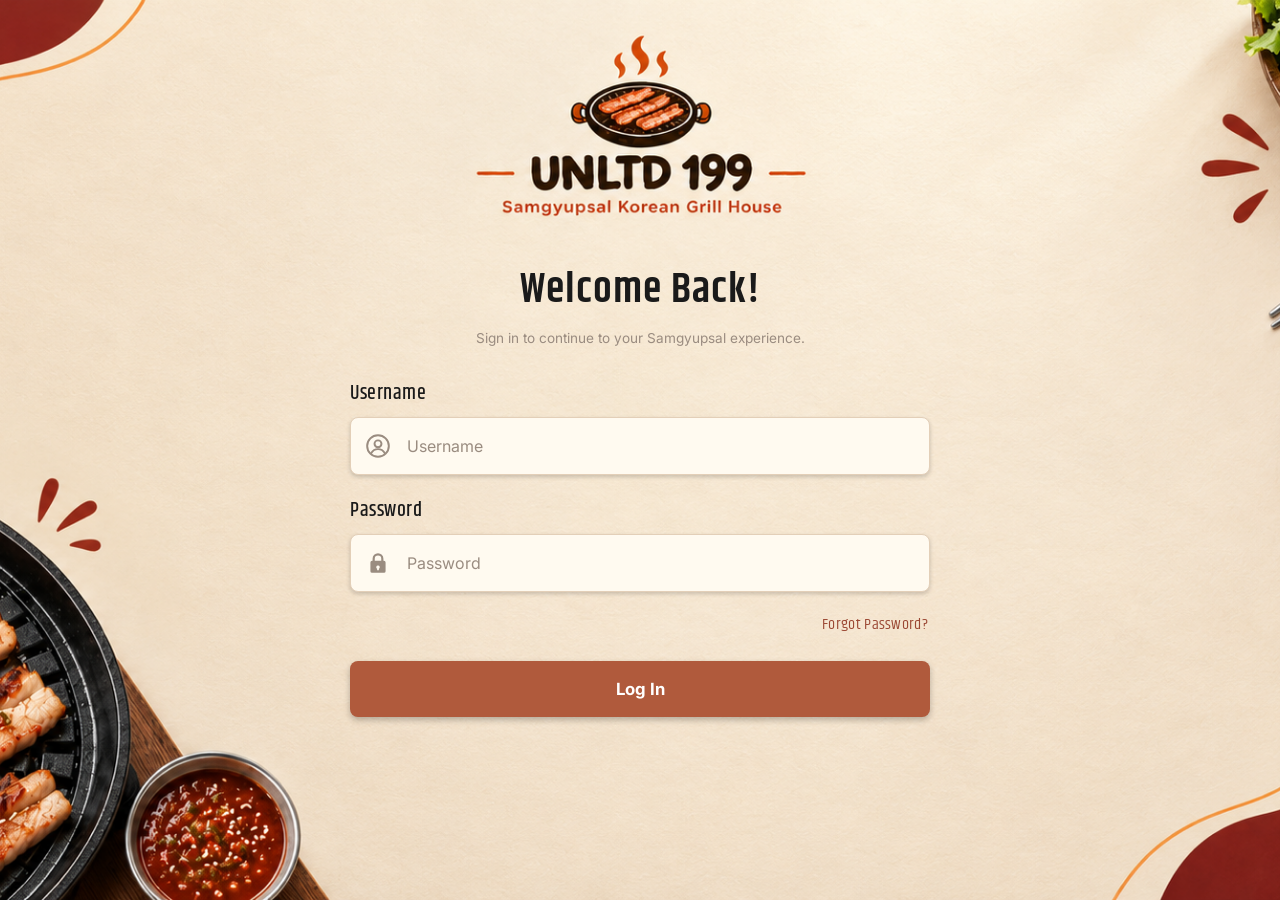
<file: staff system/Staff System/waiter.html>
<!DOCTYPE html>
<html lang="en">
<head>
  <meta charset="UTF-8">
  <meta name="viewport" content="width=device-width, initial-scale=1.0">
  <title>UNLTD 199 | Waiter </title>

  <script>
    try {
      if (sessionStorage.getItem("waiterLoggedIn") !== "yes") { window.location.replace("login.html"); }
    } catch (e) { window.location.replace("login.html"); }
  </script>

  <link rel="preconnect" href="https://fonts.googleapis.com">
  <link rel="preconnect" href="https://fonts.gstatic.com" crossorigin>
  <link href="https://fonts.googleapis.com/css2?family=Inter:wght@400;500;600;700&display=swap" rel="stylesheet">
  <link rel="stylesheet" href="waiter.css">
  <link rel="stylesheet" href="waiter-responsive.css">
</head>
<body class="fd-page">

  <!-- ICON SPRITE -->
  <svg class="icon-sprite" aria-hidden="true">
    <symbol id="icon-menu" viewBox="0 0 24 24"><path d="M3 6h18M3 12h18M3 18h18"/></symbol>
    <symbol id="icon-close" viewBox="0 0 24 24"><path d="M5 5l14 14M19 5L5 19"/></symbol>
    <symbol id="icon-check" viewBox="0 0 24 24"><circle cx="12" cy="12" r="9.5"/><path d="M7.8 12.3l3 3 5.5-6"/></symbol>
    <symbol id="icon-trash" viewBox="0 0 24 24"><path d="M4 7h16M9 7V4h6v3M6 7l1 13h10l1-13M10 11v5M14 11v5"/></symbol>
    <symbol id="icon-user" viewBox="0 0 24 24"><circle cx="12" cy="8" r="4"/><path d="M4 20c0-4 4-6 8-6s8 2 8 6"/></symbol>
    <symbol id="icon-logout" viewBox="0 0 24 24"><path d="M10 4H5v16h5M15 8l4 4-4 4M19 12H9"/></symbol>
    <symbol id="icon-bell" viewBox="0 0 24 24"><path d="M6 17V11a6 6 0 0 1 12 0v6l1.5 2h-15zM10 21h4"/></symbol>
    <symbol id="icon-utensils" viewBox="0 0 24 24"><path d="M18 2v6a3 3 0 0 1-3 3v9M15 2v9M6 2v6a3 3 0 0 0 3 3v9M9 2v9M6 14h6"/></symbol>
    <symbol id="icon-clock" viewBox="0 0 24 24"><circle cx="12" cy="12" r="9"/><path d="M12 7v5l3 2"/></symbol>
  </svg>

  <!-- TOP BAR -->
  <header class="topbar">
    <button type="button" class="icon-button" id="menu-button" aria-label="Open menu">
      <svg class="icon"><use href="#icon-menu"></use></svg>
    </button>
    <div class="topbar-title">
      <h1>UNLTD 199 Samgyupsal Korean Grill House</h1>
    </div>
    <div class="topbar-right">
      <div class="topbar-clock">
        <svg class="icon"><use href="#icon-clock"></use></svg>
        <span id="topbar-clock">00:00:00</span>
      </div>
      <div class="topbar-user">
        <svg class="icon"><use href="#icon-user"></use></svg>
        <span>Hi, Kaiya!</span>
      </div>
    </div>
  </header>

  <!-- SIDEBAR -->
  <div class="drawer-overlay" id="drawer-overlay" hidden></div>
  <nav class="drawer" id="drawer" aria-label="Waiter menu" aria-hidden="true">
    <div class="drawer-header">
      <div>
        <p class="drawer-name">UNLTD 199</p>
        <p class="drawer-role">Waiter Portal</p>
      </div>
      <button type="button" class="icon-button" id="drawer-close-button" aria-label="Close menu">
        <svg class="icon"><use href="#icon-close"></use></svg>
      </button>
    </div>
    <ul class="drawer-list">
      <li><button type="button" class="drawer-item drawer-item--active" id="orders-nav-button"><svg class="icon"><use href="#icon-utensils"></use></svg>Orders and Assistance</button></li>
    </ul>
    <ul class="drawer-list drawer-list--bottom">
      <li><button type="button" class="drawer-item" id="logout-button"><svg class="icon"><use href="#icon-logout"></use></svg>Log out</button></li>
    </ul>
  </nav>

  <main class="content">
    <div class="page-head">
      <div class="page-icon"><svg class="icon"><use href="#icon-utensils"></use></svg></div>
      <div>
        <h2>Orders and Assistance</h2>
        <p>Serve add-on orders and respond to tables that need help.</p>
      </div>
    </div>

    <div class="two-column two-column--wide-left">
      <section class="panel">
        <div class="panel-head">
          <div class="panel-title"><svg class="icon"><use href="#icon-utensils"></use></svg>Add-ons Orders</div>
          <span class="pill" id="addons-count">0 orders</span>
        </div>
        <p class="panel-hint">Here are the customer's requested additional items.</p>
        <div id="addons-list"></div>
      </section>

      <section class="panel">
        <div class="panel-head">
          <div class="panel-title"><svg class="icon"><use href="#icon-bell"></use></svg>Tables Needing Assistance</div>
          <span class="pill" id="assistance-count">0 tables</span>
        </div>
        <p class="panel-hint">Staff assistance is requested for these tables.</p>
        <div id="assistance-list"></div>
      </section>
    </div>
  </main>

  <div class="modal-overlay" id="modal-overlay" hidden>

    <!-- View orders -->
    <section class="modal modal--wide" id="modal-view-orders" role="dialog" aria-modal="true" hidden>
      <div class="modal-bar modal-bar--fd">
        <svg class="icon"><use href="#icon-utensils"></use></svg>
        <span id="modal-table-title">Table 1 (4 pax)</span>
        <button type="button" class="modal-x" data-close aria-label="Close"><svg class="icon"><use href="#icon-close"></use></svg></button>
      </div>
      <div class="modal-body modal-body--left">
        <h3 class="modal-title modal-title--left">Order Details</h3>
        <div class="order-items" id="modal-order-items-list"></div>

        <div class="summary-bar">
          <div class="summary-info">
            <div class="summary-icon"><svg class="icon"><use href="#icon-utensils"></use></svg></div>
            <div>
              <p class="summary-label">Total Items</p>
              <p class="summary-value" id="modal-total-items">2</p>
            </div>
          </div>
          <button type="button" class="button button--primary button--small" id="modal-mark-done-btn"><svg class="icon"><use href="#icon-check"></use></svg>Mark as Done</button>
        </div>
      </div>
    </section>

    <!-- Confirm order done -->
    <section class="modal" id="modal-confirm-done" role="dialog" aria-modal="true" hidden>
      <div class="modal-bar modal-bar--fd">
        <svg class="icon"><use href="#icon-check"></use></svg>
        <span>Mark Order as Done</span>
        <button type="button" class="modal-x" data-close aria-label="Close"><svg class="icon"><use href="#icon-close"></use></svg></button>
      </div>
      <div class="modal-body">
        <div class="modal-badge"><svg class="icon"><use href="#icon-check"></use></svg></div>
        <h2 class="modal-title">Mark this table’s order as done?</h2>
        <p class="modal-text">This will close the current order and remove it from the list.</p>
        <div class="preview-box" id="confirm-done-preview"></div>
        <div class="modal-buttons">
          <button type="button" class="button button--outline" id="confirm-done-back">Cancel</button>
          <button type="button" class="button button--primary" id="confirm-done-yes">Confirm</button>
        </div>
      </div>
    </section>

    <!-- Remove item -->
    <section class="modal" id="modal-remove-item" role="dialog" aria-modal="true" hidden>
      <div class="modal-bar modal-bar--fd modal-bar--danger">
        <svg class="icon"><use href="#icon-trash"></use></svg>
        <span>Remove Item</span>
        <button type="button" class="modal-x" data-close aria-label="Close"><svg class="icon"><use href="#icon-close"></use></svg></button>
      </div>
      <div class="modal-body modal-body--left">
        <p class="modal-text modal-text--left">Are you sure you want to remove this item from the order?</p>
        <div class="preview-box" id="remove-item-preview"></div>

        <p class="field-label">Reason for Removal</p>
        <div class="choice-list">
          <label class="choice"><input type="radio" name="removal-reason" value="Sold Out" checked> Sold Out</label>
          <label class="choice"><input type="radio" name="removal-reason" value="Not Available"> Not Available</label>
        </div>

        <p class="field-label">Additional Note (optional)</p>
        <textarea class="textarea" id="removal-note" placeholder="e.g., Out of stock, supplier issue, etc."></textarea>

        <div class="modal-buttons">
          <button type="button" class="button button--outline" data-close>Cancel</button>
          <button type="button" class="button button--danger" id="confirm-remove-item-btn">Remove</button>
        </div>
      </div>
    </section>

    <!-- Log out -->
    <section class="modal" id="modal-confirm-logout" role="dialog" aria-modal="true" hidden>
      <div class="modal-bar modal-bar--fd modal-bar--danger">
        <svg class="icon"><use href="#icon-logout"></use></svg>
        <span>Confirmation</span>
        <button type="button" class="modal-x" data-close aria-label="Close"><svg class="icon"><use href="#icon-close"></use></svg></button>
      </div>
      <div class="modal-body">
        <div class="modal-badge modal-badge--danger"><svg class="icon"><use href="#icon-logout"></use></svg></div>
        <h2 class="modal-title">Log out?</h2>
        <p class="modal-text">Are you sure you want to sign out?</p>
        <div class="modal-buttons">
          <button type="button" class="button button--outline" data-close>Cancel</button>
          <button type="button" class="button button--danger" id="confirm-logout-yes">Log out</button>
        </div>
      </div>
    </section>

    <!-- Resolve assistance -->
    <section class="modal" id="modal-confirm-assistance" role="dialog" aria-modal="true" hidden>
      <div class="modal-bar modal-bar--fd">
        <svg class="icon"><use href="#icon-bell"></use></svg>
        <span>Resolve Assistance</span>
        <button type="button" class="modal-x" data-close aria-label="Close"><svg class="icon"><use href="#icon-close"></use></svg></button>
      </div>
      <div class="modal-body">
        <div class="modal-badge"><svg class="icon"><use href="#icon-bell"></use></svg></div>
        <h2 class="modal-title">Mark assistance as done?</h2>
        <p class="modal-text">This will clear the assistance request alert for this table.</p>
        <div class="modal-buttons">
          <button type="button" class="button button--outline" data-close>Cancel</button>
          <button type="button" class="button button--primary" id="confirm-assistance-yes">Confirm</button>
        </div>
      </div>
    </section>
  </div>

  <div class="toast-stack" id="toast-stack" aria-live="polite"></div>

  <script src="common.js"></script>
  <script src="waiter.js"></script>
</body>
</html>
</file>
<file: tableside module/order.css>
/* =====================================================
   UNLTD 199 - Customer Order Screen
   MAIN STYLESHEET (used by order.html)
   -----------------------------------------------------
   1. Colors and settings (EDIT COLORS HERE)
   2. Base
   3. Icons
   4. Top bar
   5. Side menu
   6. Menu screen (tabs, search, item cards)
   7. Panels (My Orders and Bill Out)
   8. Bill Out screen
   9. Buttons
   10. Pop-ups (modals)
   11. Toast message
   ===================================================== */


/* =====================================================
   1. COLORS AND SETTINGS
   Change a color here and it updates everywhere.
   ===================================================== */
:root {
  /* Dark red-brown used by the top bar and side menu */
  --color-dark: #6b2116;
  --color-nav-active: #93402b;

  /* Main brand colors */
  --color-primary: #9b4733;        /* headings, selected tab */
  --color-button: #b05a3c;         /* main buttons */
  --color-button-hover: #96472c;
  --color-orange: #f06a2e;         /* the "199" in the logo */

  /* Backgrounds */
  --color-page: #fdf4e4;           /* page behind everything */
  --color-panel: #fffaf0;          /* big white-cream boxes */
  --color-white: #ffffff;
  --color-beige: #ecd9c3;          /* table header bars */
  --color-peach: #fbe9dd;          /* note boxes, image boxes */
  --color-border: #e6d3bd;

  /* Text */
  --color-text-dark: #2a1a14;
  --color-text-muted: #8a7468;

  /* Font */
  --font-main: "Inter", "Segoe UI", Arial, sans-serif;

  /* Sizes and spacing */
  --topbar-height: 72px;
  --sidebar-width: 108px;
  --radius-small: 8px;
  --radius-medium: 12px;
  --radius-large: 16px;
  --space-small: 12px;
  --space-medium: 20px;
  --space-large: 32px;

  --shadow-soft: 0 2px 8px rgba(90, 40, 20, 0.18);
}

/* Makes the "hidden" attribute always work */
[hidden] {
  display: none !important;
}


/* =====================================================
   2. BASE
   ===================================================== */
* {
  box-sizing: border-box;
  margin: 0;
  padding: 0;
}

body {
  font-family: var(--font-main);
  background-color: var(--color-page);
  color: var(--color-text-dark);
  overflow-x: hidden; /* stops sideways scrolling */

  /* TABLET TOUCH SETTINGS: no double-tap zoom, no grey flash when tapping */
  touch-action: manipulation;
  -webkit-tap-highlight-color: transparent;
}

.app {
  min-height: 100vh;
  display: flex;
  flex-direction: column;
}

.app-body {
  flex: 1;
  display: flex;
}

.content {
  flex: 1;
  min-width: 0; /* lets the content shrink on small screens */
  padding: var(--space-medium) var(--space-large) var(--space-large);
}

.empty-message {
  text-align: center;
  color: var(--color-text-muted);
  padding: var(--space-large) 0;
}


/* =====================================================
   3. ICONS
   ===================================================== */
.icon-sprite {
  position: absolute;
  width: 0;
  height: 0;
  overflow: hidden;
}

.icon {
  width: 1.25em;
  height: 1.25em;
  flex-shrink: 0;
  fill: none;
  stroke: currentColor;
  stroke-width: 1.8;
  stroke-linecap: round;
  stroke-linejoin: round;
}

.icon--large {
  width: 1.9em;
  height: 1.9em;
}

.icon--huge {
  width: 72px;
  height: 72px;
}


/* =====================================================
   4. TOP BAR
   ===================================================== */
.topbar {
  height: var(--topbar-height);
  background-color: var(--color-dark);
  color: var(--color-white);
  display: flex;
  align-items: center;
  justify-content: space-between;
  padding: 0 var(--space-medium);
  border-bottom: 1px solid rgba(255, 255, 255, 0.12);
}

.brand {
  display: flex;
  align-items: center;
  gap: 10px;
}

.brand-flame {
  width: 44px;   /* flame size: make this bigger or smaller */
  height: 52px;
  color: var(--color-orange);
}

.brand-name {
  font-size: 1.45rem;
  font-weight: 800;
  letter-spacing: 0.5px;
  line-height: 1.1;
}

.brand-name span {
  color: var(--color-orange);
}

.brand-sub {
  font-size: 0.68rem;
  letter-spacing: 0.3px;
  opacity: 0.85;
}

.topbar-info {
  display: flex;
  align-items: center;
  gap: 22px;
  font-size: 1rem;
}

.info-item {
  display: flex;
  align-items: center;
  gap: 6px;
  white-space: nowrap;
}

.info-divider {
  width: 1px;
  height: 30px;
  background-color: rgba(255, 255, 255, 0.35);
}

.timer-text {
  display: flex;
  flex-direction: column;
  line-height: 1.15;
}

.timer-text strong {
  font-size: 1.2rem;
}

.timer-text small {
  font-size: 0.7rem;
  opacity: 0.85;
}


/* Timer colors: yellow when time is almost up, red when it is over */
.info-item--timer.timer--warning strong {
  color: #ffd27a;
}

.info-item--timer.timer--over strong {
  color: #ff9a8a;
}


/* =====================================================
   5. SIDE MENU
   ===================================================== */
.sidebar {
  width: var(--sidebar-width);
  flex-shrink: 0;
  background-color: var(--color-dark);
  padding-top: 8px;
}

.nav-button {
  width: 100%;
  padding: 22px 4px;
  display: flex;
  flex-direction: column;
  align-items: center;
  gap: 6px;
  background: transparent;
  border: none;
  color: rgba(255, 255, 255, 0.85);
  font-family: var(--font-main);
  font-size: 0.85rem;
  cursor: pointer;
  transition: background-color 0.15s;
}

.nav-button .icon {
  width: 34px;
  height: 34px;
}

.nav-button:hover {
  background-color: rgba(255, 255, 255, 0.08);
}

.nav-button--active {
  background-color: var(--color-nav-active);
  color: var(--color-white);
}


/* =====================================================
   6. MENU SCREEN
   ===================================================== */
.menu-toolbar {
  display: flex;
  align-items: center;
  justify-content: space-between;
  flex-wrap: wrap;
  gap: var(--space-small);
}

.category-tabs {
  display: flex;
  flex-wrap: wrap;
  gap: 8px;
}

.category-tab {
  display: flex;
  align-items: center;
  gap: 6px;
  min-height: 48px;
  padding: 10px 22px;
  background-color: var(--color-white);
  border: 1px solid var(--color-border);
  border-radius: 999px;
  color: var(--color-primary);
  font-family: var(--font-main);
  font-size: 1rem;
  cursor: pointer;
  transition: background-color 0.15s;
}

.category-tab:hover {
  background-color: var(--color-peach);
}

.category-tab--active,
.category-tab--active:hover {
  background-color: var(--color-primary);
  border-color: var(--color-primary);
  color: var(--color-white);
}

.search-box {
  position: relative;
  display: flex;
  align-items: center;
  width: 320px;
  max-width: 100%;
}

.search-box .icon {
  position: absolute;
  left: 12px;
  color: var(--color-text-muted);
}

.search-box input {
  width: 100%;
  min-height: 48px;
  padding: 12px 16px 12px 44px;
  background-color: var(--color-white);
  border: 1px solid var(--color-border);
  border-radius: 999px;
  font-family: var(--font-main);
  font-size: 1rem;
  color: var(--color-text-dark);
}

.search-box input:focus {
  outline: 2px solid var(--color-button);
  outline-offset: 1px;
}

/* ----- Item cards ----- */
.menu-grid {
  display: grid;
  grid-template-columns: repeat(3, 1fr);
  gap: var(--space-medium);
  margin-top: var(--space-medium);
}

.menu-card {
  background-color: var(--color-white);
  border-radius: var(--radius-medium);
  padding: 14px;
  box-shadow: var(--shadow-soft);
  cursor: pointer;
  transition: transform 0.15s, box-shadow 0.15s;
}

/* Lift effect only for mouse users; tablets get a press effect instead */
@media (hover: hover) {
  .menu-card:hover {
    transform: translateY(-2px);
    box-shadow: 0 4px 12px rgba(90, 40, 20, 0.25);
  }
}

.menu-card:active {
  transform: scale(0.98);
}

/* Box that holds a food picture (or an emoji if the picture is missing) */
.item-image {
  display: flex;
  align-items: center;
  justify-content: center;
  background-color: var(--color-page);
  border-radius: var(--radius-small);
  overflow: hidden;
}

.item-image img {
  width: 100%;
  height: 100%;
  object-fit: cover;
}

.item-emoji {
  font-size: 3rem;
}

.item-image--card {
  aspect-ratio: 16/9;
}

.item-image--modal {
  aspect-ratio: 16/9;
}

.item-image--thumb {
  width: 56px;
  height: 56px;
}

.item-image--thumb .item-emoji {
  font-size: 1.5rem;
}

.menu-card-footer {
  display: flex;
  align-items: flex-end;
  justify-content: space-between;
  gap: 8px;
  margin-top: 10px;
}

.menu-card-name {
  font-size: 1.05rem;
  font-weight: 600;
}

.menu-card-price {
  font-size: 1.05rem;
  font-weight: 700;
  color: var(--color-primary);
}

.add-button {
  width: 46px;
  height: 46px;
  flex-shrink: 0;
  display: flex;
  align-items: center;
  justify-content: center;
  background-color: var(--color-dark);
  border: none;
  border-radius: 50%;
  color: var(--color-white);
  cursor: pointer;
  transition: background-color 0.15s;
}

.add-button:hover {
  background-color: var(--color-button);
}


/* =====================================================
   7. PANELS (My Orders and Bill Out)
   ===================================================== */
.panel {
  max-width: 1100px;
  margin: 0 auto;
  background-color: var(--color-panel);
  border-radius: var(--radius-large);
  padding: var(--space-medium) var(--space-large) var(--space-large);
  box-shadow: var(--shadow-soft);
}

.panel-title {
  display: flex;
  align-items: center;
  gap: 10px;
  font-size: 1.35rem;
  color: var(--color-text-dark);
  margin-bottom: var(--space-medium);
}

.panel-title--small {
  font-size: 1.2rem;
  margin-bottom: 2px;
}

.panel-subtitle {
  font-size: 0.9rem;
  color: var(--color-text-muted);
}

.panel-actions {
  display: flex;
  justify-content: flex-end;
  margin-top: var(--space-medium);
}

/* Table header bar and rows (My Orders) */
.orders-row {
  display: grid;
  grid-template-columns: 2.4fr 0.6fr 1fr 0.8fr 0.9fr;
  align-items: center;
  gap: var(--space-small);
  padding: 12px 16px;
  font-size: 1rem;
}

.orders-row--head {
  background-color: var(--color-beige);
  border-radius: var(--radius-small);
  font-size: 0.85rem;
  font-weight: 700;
}

.orders-row--item {
  margin-top: 8px;
  background-color: var(--color-white);
  border-radius: var(--radius-small);
  box-shadow: var(--shadow-soft);
}

.cell-center {
  text-align: center;
}

.item-cell {
  display: flex;
  align-items: center;
  gap: 12px;
  min-width: 0;
}

.item-cell-name {
  font-weight: 600;
  font-size: 1rem;
}

.item-cell-sub {
  font-size: 0.8rem;
  color: var(--color-text-muted);
}

.status-label {
  display: inline-block;
  padding: 3px 10px;
  background-color: var(--color-peach);
  border-radius: 999px;
  font-size: 0.85rem;
  color: var(--color-primary);
}

/* Total row */
.total-box {
  display: flex;
  justify-content: space-between;
  margin-top: var(--space-small);
  padding: 14px 16px;
  background-color: var(--color-white);
  border: 1px solid var(--color-border);
  border-radius: var(--radius-small);
  font-size: 1.1rem;
  font-weight: 700;
}

.total-box--plain {
  background-color: transparent;
  border: none;
  border-top: 1px solid var(--color-border);
  border-radius: 0;
  padding: 12px 8px 0;
  margin-top: var(--space-small);
}

/* =====================================================
   8. BILL OUT SCREEN
   ===================================================== */
.bill-heading {
  display: flex;
  align-items: center;
  gap: 12px;
  margin-bottom: var(--space-medium);
  color: var(--color-primary);
}

.bill-heading .panel-title {
  color: var(--color-text-dark);
}

.bill-layout {
  display: grid;
  grid-template-columns: 1.5fr 1fr;
  gap: var(--space-medium);
  align-items: start;
}

.bill-box {
  background-color: var(--color-white);
  border: 1px solid var(--color-border);
  border-radius: var(--radius-medium);
  padding: var(--space-medium);
}

.box-title {
  display: flex;
  align-items: center;
  gap: 8px;
  font-size: 1rem;
  margin-bottom: var(--space-small);
}

.bill-row {
  display: grid;
  grid-template-columns: 2fr 0.6fr 1fr;
  align-items: center;
  gap: var(--space-small);
  padding: 10px 10px;
  font-size: 0.95rem;
}

.bill-row--head {
  background-color: var(--color-beige);
  border-radius: 6px;
  font-size: 0.82rem;
  font-weight: 700;
}

.bill-row--item {
  border-bottom: 1px solid var(--color-border);
}

.payment-options {
  display: flex;
  gap: 10px;
}

.payment-option {
  flex: 1;
  display: flex;
  align-items: center;
  justify-content: center;
  gap: 8px;
  min-height: 52px;
  padding: 12px;
  background-color: var(--color-white);
  border: 1.5px solid var(--color-border);
  border-radius: var(--radius-small);
  color: var(--color-text-muted);
  font-family: var(--font-main);
  font-size: 1rem;
  cursor: pointer;
  transition: all 0.15s ease;
}

/* Cash Option - Green Styling */
.payment-option--cash:hover {
  background-color: #e8f5e9;
  border-color: #2e7d32;
  color: #2e7d32;
}

.payment-option--cash.payment-option--selected,
.payment-option--cash.payment-option--selected:hover {
  background-color: #e8f5e9;
  border-color: #2e7d32;
  color: #1b5e20;
  font-weight: 700;
}

/* GCash Option - Blue Styling */
.payment-option--gcash:hover {
  background-color: #e3f2fd;
  border-color: #007cff;
  color: #007cff;
}

.payment-option--gcash.payment-option--selected,
.payment-option--gcash.payment-option--selected:hover {
  background-color: #e3f2fd;
  border-color: #007cff;
  color: #0056b3;
  font-weight: 700;
}

.payment-note {
  display: flex;
  gap: 10px;
  margin-top: var(--space-small);
  padding: 16px;
  background-color: var(--color-peach);
  border-radius: var(--radius-small);
  font-size: 0.92rem;
  line-height: 1.5;
  color: var(--color-text-muted);
}

/* =====================================================
   9. BUTTONS
   ===================================================== */
.button {
  display: inline-flex;
  align-items: center;
  justify-content: center;
  gap: 8px;
  min-height: 52px;
  padding: 14px 32px;
  border: 1.5px solid transparent;
  border-radius: 8px;
  font-family: var(--font-main);
  font-size: 1rem;
  font-weight: 600;
  cursor: pointer;
  box-shadow: var(--shadow-soft);
  transition: background-color 0.15s, transform 0.1s;
}

.button:active {
  transform: scale(0.97);
}

.button--primary {
  background-color: var(--color-button);
  color: var(--color-white);
}

.button--primary:hover {
  background-color: var(--color-button-hover);
}

.button--outline {
  background-color: var(--color-white);
  border-color: var(--color-primary);
  color: var(--color-primary);
}

.button--outline:hover {
  background-color: var(--color-peach);
}

.button--full {
  width: 100%;
  margin-top: var(--space-medium);
}


/* =====================================================
   10. POP-UPS (MODALS)
   ===================================================== */
.modal-overlay {
  position: fixed;
  inset: 0;
  z-index: 50;
  display: flex;
  align-items: center;
  justify-content: center;
  padding: var(--space-medium);
  background-color: rgba(70, 25, 15, 0.45);
  backdrop-filter: blur(6px); /* blurs the page behind the pop-up */
}

.modal {
  width: 100%;
  max-width: 580px;
  background-color: var(--color-panel);
  border-radius: var(--radius-medium);
  overflow: hidden;
  box-shadow: 0 8px 30px rgba(0, 0, 0, 0.35);
}

/* Dark strip at the top of a pop-up */
.modal-bar {
  height: 28px;
  background-color: var(--color-dark);
}

.modal-body {
  padding: var(--space-large);
}

.modal-body--center {
  display: flex;
  flex-direction: column;
  align-items: center;
  text-align: center;
  gap: 10px;
  color: var(--color-dark);
}

.modal-title {
  font-size: 1.15rem;
  font-weight: 800;
  letter-spacing: 0.5px;
  text-transform: uppercase;
  color: var(--color-primary);
}

.modal-text {
  max-width: 400px;
  font-size: 1rem;
  line-height: 1.5;
  color: var(--color-text-dark);
}

.modal-buttons {
  display: flex;
  justify-content: center;
  flex-wrap: wrap;
  gap: 14px;
  margin-top: var(--space-medium);
}

.modal-buttons .button {
  min-width: 160px;
}

.burst-icon {
  width: 150px;
  height: 80px;
  color: var(--color-primary);
}

/* ----- Select item pop-up ----- */
.item-preview {
  width: 240px;
  margin: 0 auto;
  padding: 14px;
  background-color: var(--color-white);
  border-radius: var(--radius-medium);
  box-shadow: var(--shadow-soft);
  text-align: left;
}

.item-preview-name {
  margin-top: 10px;
  font-size: 1.05rem;
  font-weight: 600;
}

.item-preview-price {
  font-size: 1.05rem;
  font-weight: 700;
  color: var(--color-primary);
}

.quantity-row {
  display: flex;
  flex-direction: column;
  align-items: center;
  gap: 8px;
  margin-top: var(--space-medium);
  font-size: 1rem;
  font-weight: 600;
}

.stepper {
  display: flex;
  align-items: center;
  gap: 6px;
}

.stepper button {
  width: 52px;
  height: 52px;
  display: flex;
  align-items: center;
  justify-content: center;
  background-color: var(--color-white);
  border: 1px solid var(--color-border);
  border-radius: 6px;
  color: var(--color-primary);
  cursor: pointer;
}

.stepper button:hover {
  background-color: var(--color-peach);
}

.stepper input {
  width: 90px;
  height: 52px;
  text-align: center;
  background-color: var(--color-white);
  border: 1px solid var(--color-border);
  border-radius: 6px;
  font-family: var(--font-main);
  font-size: 1.3rem;
  font-weight: 600;
  -moz-appearance: textfield;
}

/* Hide the little up/down arrows inside the number box */
.stepper input::-webkit-outer-spin-button,
.stepper input::-webkit-inner-spin-button {
  -webkit-appearance: none;
  margin: 0;
}


/* =====================================================
   11. TOAST MESSAGE
   ===================================================== */
.toast {
  position: fixed;
  bottom: 30px;
  left: 50%;
  transform: translateX(-50%) translateY(20px);
  z-index: 60;
  max-width: 90%;
  padding: 12px 24px;
  background-color: var(--color-dark);
  color: var(--color-white);
  border-radius: var(--radius-small);
  font-size: 1rem;
  text-align: center;
  box-shadow: var(--shadow-soft);
  opacity: 0;
  pointer-events: none;
  transition: opacity 0.25s, transform 0.25s;
}

.toast.toast--visible {
  opacity: 1;
  transform: translateX(-50%) translateY(0);
}


/* =====================================================
   12. TIME-UP STATE (added for the dining time limit)
   ===================================================== */

/* Message above the menu when ordering is closed */
.closed-banner {
  margin-top: var(--space-medium);
  margin-bottom: var(--space-medium);
  padding: 14px 18px;
  background-color: var(--color-peach);
  border-left: 5px solid var(--color-primary);
  border-radius: var(--radius-small);
  font-size: 1rem;
  font-weight: 600;
  color: var(--color-primary);
}

/* Menu items cannot be tapped when ordering is closed */
.menu-grid--closed {
  opacity: 0.4;
  filter: grayscale(0.6);
  pointer-events: none;
}

/* Clock icon color in the time pop-ups */
.icon--alert {
  color: var(--color-orange);
}

.icon--alert-over {
  color: #c0392b;
}
</file>
<file: tableside module/order-responsive.css>
/* =====================================================
   UNLTD 199 - Customer Order Screen
   RESPONSIVE STYLES  (designed for TABLETS)
   -----------------------------------------------------
   Loaded AFTER order.css, so these rules override it.
   Tablet landscape (about 1000-1280px wide): the normal layout in order.css
   Tablet portrait  (up to 900px wide):       section 1 below
   Small tablet / phone (up to 700px):        section 2 below
   Phone (up to 600px, backup only):          section 3 below
   ===================================================== */


/* ---------- 0. SMALLER TABLET LANDSCAPE (up to 1100px) ---------- */
@media (max-width: 1100px) {
  :root {
    --sidebar-width: 96px;
  }

  .content {
    padding: var(--space-medium);
  }

  .menu-grid {
    gap: 16px;
  }
}


/* ---------- 1. TABLET PORTRAIT (up to 900px) ---------- */
@media (max-width: 900px) {
  .menu-grid {
    grid-template-columns: repeat(3, 1fr); /* still 3 cards per row */
    gap: 14px;
  }

  .panel {
    padding: var(--space-medium);
  }

  /* Order Summary and Payment Method stack on top of each other */
  .bill-layout {
    grid-template-columns: 1fr;
  }

  /* Search box gets its own full-width row under the category tabs */
  .search-box {
    width: 100%;
  }
}


/* ---------- 2. SMALL TABLET (up to 700px) ---------- */
@media (max-width: 700px) {
  .menu-grid {
    grid-template-columns: repeat(2, 1fr);
  }

  .item-image--card {
    height: 140px;
  }
}


/* ---------- 3. PHONE (up to 600px, backup only) ---------- */
@media (max-width: 600px) {
  :root {
    --topbar-height: auto;
  }

  .topbar {
    flex-wrap: wrap;
    gap: 8px;
    padding: 10px 14px;
  }

  .topbar-info {
    width: 100%;
    justify-content: space-between;
    gap: 10px;
    font-size: 0.8rem;
  }

  .brand-flame {
    width: 30px;
    height: 30px;
  }

  /* Side menu moves to the bottom of the screen */
  .app-body {
    flex-direction: column;
  }

  .sidebar {
    position: fixed;
    bottom: 0;
    left: 0;
    right: 0;
    z-index: 20;
    width: 100%;
    display: flex;
    padding-top: 0;
    border-top: 1px solid rgba(255, 255, 255, 0.15);
  }

  .nav-button {
    padding: 10px 4px;
  }

  .nav-button .icon {
    width: 26px;
    height: 26px;
  }

  /* Space so the bottom menu does not cover the content */
  .content {
    padding: 14px 14px 100px;
  }

  .search-box {
    width: 100%;
  }

  .menu-grid {
    gap: 12px;
  }

  .menu-card {
    padding: 10px;
  }

  .item-image--card {
    height: 110px;
  }

  .menu-card-name,
  .menu-card-price {
    font-size: 0.85rem;
  }

  /* My Orders: hide the Status and Price columns on phones */
  .orders-row {
    grid-template-columns: 2fr 0.5fr 0.9fr;
    padding: 10px;
  }

  .orders-row > :nth-child(3),
  .orders-row > :nth-child(4) {
    display: none;
  }

  .bill-row {
    grid-template-columns: 1.8fr 0.5fr 1fr;
    padding: 8px 6px;
  }

  .modal-body {
    padding: var(--space-medium);
  }

  .modal-buttons .button {
    flex: 1;
    min-width: 0;
    padding-left: 12px;
    padding-right: 12px;
  }

  .toast {
    bottom: 90px;
  }
}
</file>
<file: staff system/Staff System/frontdesk.css>
/* =====================================================
   UNLTD 199 - Front Desk | RICH MAROON & RUST THEME
   ===================================================== */
:root {
  --brand: #9b3d28;
  --brand-dark: #5a1d16;
  --brand-accent: #d94e2a;
  --brand-soft: #fbf1ed;
  --bg: #f3eae1;
  --surface: #fffcf7;
  --line: #e8d5c4;
  --ink: #2a1f1b;
  --muted: #7a6b63;

  --available: #2e8b57;  --available-soft: #e8f5ec;
  --occupied: #b83a2b;   --occupied-soft: #fdeeeb;
  --billing: #b87a0f;    --billing-soft: #fef5e7;
  --warning: #d97a0b;    --warning-soft: #fff5e6;
  --danger: #c0352a;     --danger-soft: #fdeee8;

  --font: "Inter", "Segoe UI", Arial, sans-serif;
  --radius: 16px;
  --radius-sm: 10px;
  --topbar-h: 70px;
  --shadow-card: 0 10px 30px rgba(90, 29, 22, 0.08);
}

[hidden] { display: none !important; }
* { box-sizing: border-box; margin: 0; padding: 0; }

body {
  min-height: 100vh;
  font-family: var(--font);
  font-variant-numeric: tabular-nums;
  color: var(--ink);
  background: var(--bg);
  overflow-x: hidden;
  touch-action: manipulation;
}
button { font-family: inherit; touch-action: manipulation; }
:focus-visible { outline: 3px solid rgba(155, 61, 40, 0.4); outline-offset: 2px; }

.icon-sprite { position: absolute; width: 0; height: 0; overflow: hidden; }
.icon { width: 1.25em; height: 1.25em; flex-shrink: 0; fill: none; stroke: currentColor; stroke-width: 1.8; stroke-linecap: round; stroke-linejoin: round; }

/* ---------- TOP BAR ---------- */
.topbar {
  position: sticky; top: 0; z-index: 20;
  height: var(--topbar-h);
  display: flex; align-items: center; gap: 16px;
  padding: 0 28px;
  background: var(--brand-dark);
  color: var(--surface);
  box-shadow: 0 4px 20px rgba(42, 31, 27, 0.15);
}
.topbar-title { flex: 1; display: flex; align-items: baseline; gap: 14px; min-width: 0; }
.topbar-title h1 { font-size: 1.3rem; font-weight: 700; letter-spacing: -0.01em; color: #fff; white-space: nowrap; overflow: hidden; text-overflow: ellipsis; }
.topbar-right { display: flex; align-items: center; gap: 10px; }
.topbar-clock {
  display: flex; align-items: center; gap: 8px;
  padding: 6px 14px; background: rgba(255, 255, 255, 0.1); color: #fff;
  border-radius: 999px; font-size: 0.9rem; font-weight: 600;
}
.topbar-clock .icon { width: 16px; height: 16px; opacity: 0.85; }
.topbar-user { display: flex; align-items: center; gap: 8px; font-size: 0.9rem; font-weight: 600; color: #fff; }
.topbar-user .icon { width: 18px; height: 18px; }

.icon-button {
  width: 44px; height: 44px; display: flex; align-items: center; justify-content: center;
  background: rgba(255, 255, 255, 0.08); border: none; border-radius: 12px; color: #fff; cursor: pointer;
  transition: background-color 0.15s;
}
.icon-button .icon { width: 22px; height: 22px; }
.icon-button:hover { background: rgba(255, 255, 255, 0.18); }

/* ---------- SIDEBAR DRAWER ---------- */
.drawer-overlay { position: fixed; inset: 0; z-index: 40; background: rgba(42, 31, 27, 0.5); backdrop-filter: blur(2px); }
.drawer {
  position: fixed; top: 0; bottom: 0; left: 0; z-index: 41;
  width: 290px; max-width: 85vw;
  display: flex; flex-direction: column;
  background: var(--brand-dark);
  color: var(--surface);
  box-shadow: 12px 0 40px rgba(42, 31, 27, 0.3);
  transform: translateX(-105%); transition: transform 0.25s cubic-bezier(0.16, 1, 0.3, 1); overflow-y: auto;
}
.drawer--open { transform: translateX(0); }
.drawer-header { display: flex; align-items: center; gap: 12px; padding: 22px 16px 22px 24px; border-bottom: 1px solid rgba(255, 255, 255, 0.1); }
.drawer-header > div { flex: 1; }
.drawer-name { font-size: 1.1rem; font-weight: 700; color: #fff; }
.drawer-role { font-size: 0.8rem; color: #d8c2bb; }
.drawer-logo { width: 24px; height: 24px; color: #fff; }
.drawer-list { list-style: none; padding: 16px 12px; display: grid; gap: 6px; }
.drawer-list--bottom { margin-top: auto; border-top: 1px solid rgba(255, 255, 255, 0.1); }
.drawer-item {
  width: 100%; min-height: 48px; display: flex; align-items: center; gap: 14px;
  padding: 10px 16px; background: none; border: none; border-radius: var(--radius-sm);
  font-size: 0.95rem; font-weight: 500; text-align: left; color: #f5ece6; cursor: pointer; transition: all 0.15s ease;
}
.drawer-item .icon { width: 20px; height: 20px; color: #d8c2bb; }
.drawer-item--active { background: var(--brand); color: #fff; font-weight: 600; box-shadow: 0 4px 12px rgba(155, 61, 40, 0.3); }
.drawer-item--active .icon { color: #fff; }
@media (hover: hover) { .drawer-item:not(.drawer-item--active):hover { background: rgba(255, 255, 255, 0.08); } }

/* ---------- ALERT BANNER ---------- */
.alert-banner {
  position: sticky; top: var(--topbar-h); z-index: 19;
  display: flex; align-items: center; gap: 12px; padding: 12px 28px;
  background: var(--warning-soft); color: #8a4a00;
  border-bottom: 1px solid #f2d5a8; font-size: 0.92rem; font-weight: 600;
  box-shadow: 0 4px 12px rgba(217, 122, 11, 0.08);
}
.alert-banner .icon { width: 20px; height: 20px; }
.alert-banner--danger { background: var(--danger-soft); color: #8f241b; border-bottom-color: #f3c3bd; }
.alert-banner p { flex: 1; }

/* ---------- MAIN CONTENT ---------- */
.content { max-width: 1280px; margin: 0 auto; padding: 32px 28px 64px; }

.page-head { display: flex; align-items: center; gap: 14px; margin-bottom: 22px; }
.page-icon {
  width: 52px; height: 52px; display: grid; place-items: center; flex: none;
  background: var(--brand-dark); color: #fff; border-radius: 50%;
  box-shadow: 0 6px 16px rgba(90, 29, 22, 0.25);
}
.page-icon .icon { width: 26px; height: 26px; }
.page-head h2 { font-size: 1.5rem; font-weight: 700; color: var(--brand-dark); letter-spacing: -0.01em; line-height: 1.15; }
.page-head p { font-size: 0.88rem; color: var(--muted); margin-top: 2px; }

.stat-grid { display: grid; grid-template-columns: repeat(5, 1fr); gap: 16px; margin-bottom: 24px; }
.stat-card {
  display: flex; align-items: center; gap: 14px;
  padding: 20px; background: var(--surface); border: 1px solid var(--line);
  border-radius: var(--radius); box-shadow: var(--shadow-card);
  transition: transform 0.2s ease, box-shadow 0.2s ease;
}
.stat-card:hover { transform: translateY(-3px); box-shadow: 0 12px 36px rgba(90, 29, 22, 0.12); }
.stat-icon {
  width: 48px; height: 48px; display: grid; place-items: center; flex: none;
  background: var(--brand-soft); color: var(--brand); border-radius: 14px;
}
.stat-icon .icon { width: 24px; height: 24px; }
.stat-icon--available { background: var(--available-soft); color: var(--available); }
.stat-icon--occupied { background: var(--occupied-soft); color: var(--occupied); }
.stat-icon--warning { background: var(--warning-soft); color: var(--warning); }
.stat-icon--danger { background: var(--danger-soft); color: var(--danger); }
.stat-label { font-size: 0.74rem; font-weight: 600; color: var(--muted); text-transform: uppercase; letter-spacing: 0.4px; line-height: 1.25; }
.stat-number { margin-top: 4px; font-size: 2.2rem; font-weight: 700; line-height: 1; letter-spacing: -0.02em; color: var(--brand-dark); }
.stat-card--warning .stat-number { color: var(--warning); }
.stat-card--danger .stat-number { color: var(--danger); }

.two-column { display: grid; grid-template-columns: 1fr 1fr; gap: 20px; align-items: start; }
.panel { padding: 26px; background: var(--surface); border: 1px solid var(--line); border-radius: var(--radius); box-shadow: var(--shadow-card); }
.panel-head { display: flex; align-items: center; justify-content: space-between; gap: 12px; margin-bottom: 18px; }
.panel-title { display: flex; align-items: center; gap: 10px; font-size: 1.1rem; font-weight: 700; color: var(--brand-dark); }
.panel-title .icon { width: 22px; height: 22px; color: var(--brand); }
.pill { padding: 6px 14px; background: var(--brand-soft); border-radius: 999px; font-size: 0.8rem; font-weight: 700; color: var(--brand); border: 1px solid #ebd2c8; white-space: nowrap; }

.empty-state { display: grid; justify-items: center; gap: 8px; padding: 28px 8px; text-align: center; color: var(--muted); font-size: 0.92rem; grid-column: 1 / -1; }
.empty-icon { width: 56px; height: 56px; display: grid; place-items: center; background: var(--brand-soft); color: var(--brand); border-radius: 50%; }
.empty-icon .icon { width: 26px; height: 26px; }

/* list rows */
.row-item {
  width: 100%; min-height: 62px; display: flex; align-items: center; gap: 14px;
  margin-bottom: 10px; padding: 12px 16px; background: #fcf6ef;
  border: 1px solid #ebd6c8; border-radius: var(--radius-sm); text-align: left; cursor: pointer; transition: all 0.15s ease;
}
.row-item:hover { background: #f6ecdf; border-color: var(--brand); transform: translateX(2px); }
.row-icon { width: 38px; height: 38px; display: grid; place-items: center; flex: none; background: var(--brand-soft); color: var(--brand); border-radius: 10px; }
.row-icon .icon { width: 20px; height: 20px; }
.row-main { font-size: 1.05rem; font-weight: 700; min-width: 72px; color: var(--brand-dark); }
.row-sub { flex: 1; font-size: 0.9rem; color: var(--muted); }
.row-wait { display: flex; align-items: center; gap: 6px; font-size: 0.88rem; font-weight: 600; color: var(--muted); }
.row-wait .icon { width: 15px; height: 15px; }
.row-time { font-weight: 700; font-size: 1.05rem; }
.row-item--warning { background: var(--warning-soft); border-color: #f2d5a8; }
.row-item--warning .row-icon { background: #ffe6bf; color: var(--warning); }
.row-item--warning .row-time { color: var(--warning); }
.row-item--expired { background: var(--danger-soft); border-color: #f3c3bd; }
.row-item--expired .row-icon { background: #fbd5cf; color: var(--danger); }
.row-item--expired .row-time { color: var(--danger); }

/* legend */
.legend { display: flex; flex-wrap: wrap; gap: 8px 18px; margin-bottom: 18px; font-size: 0.85rem; color: var(--muted); font-weight: 500; }
.legend--bar { padding: 12px 18px; background: var(--surface); border: 1px solid var(--line); border-radius: var(--radius-sm); box-shadow: var(--shadow-card); }
.legend--center { justify-content: center; margin-bottom: 14px; }
.legend-item { display: flex; align-items: center; gap: 8px; }
.dot { width: 11px; height: 11px; border-radius: 50%; display: inline-block; }
.dot--available { background: var(--available); }
.dot--occupied { background: var(--occupied); }
.dot--billing { background: var(--billing); }
.dot--warning { background: var(--warning); }
.dot--expired { background: var(--danger); }

/* ---------- QUEUE & TABLES ---------- */
.queue-grid { display: grid; grid-template-columns: repeat(auto-fill, minmax(140px, 1fr)); gap: 12px; }
.queue-card {
  min-height: 118px; display: flex; flex-direction: column; align-items: center; justify-content: center; gap: 4px;
  padding: 14px; background: #fcf6ef; border: 1.5px solid var(--line); border-radius: var(--radius-sm); cursor: pointer; transition: all 0.2s ease;
}
.queue-card:hover { border-color: var(--brand); background: #fff; transform: translateY(-3px); box-shadow: 0 6px 20px rgba(90, 29, 22, 0.08); }
.queue-card-number { font-size: 1.6rem; font-weight: 700; color: var(--brand-dark); line-height: 1.1; }
.queue-card-pax { display: flex; align-items: center; gap: 5px; font-size: 0.9rem; font-weight: 700; color: var(--brand); }
.queue-card-pax .icon { width: 16px; height: 16px; }
.queue-card-wait { display: flex; align-items: center; gap: 5px; font-size: 0.78rem; color: var(--muted); }
.queue-card-wait .icon { width: 13px; height: 13px; }

.table-grid { display: grid; grid-template-columns: repeat(auto-fill, minmax(96px, 1fr)); gap: 12px; }
.table-tile {
  min-height: 92px; display: flex; flex-direction: column; align-items: center; justify-content: center; gap: 2px;
  padding: 8px; border: 2px solid transparent; border-radius: var(--radius-sm); font-family: inherit; font-weight: 600; transition: all 0.15s ease;
}
.table-tile .icon { width: 22px; height: 22px; margin-bottom: 2px; }
.table-tile-name { font-size: 1.05rem; font-weight: 700; }
.table-tile-info { font-size: 0.78rem; }
.table-tile--available { background: var(--available-soft); color: #1e5c38; border-color: #b7e1c8; }
.table-tile--occupied { background: var(--occupied-soft); color: var(--occupied); border-color: #f3c3bd; }
.table-tile--billing { background: var(--billing-soft); color: var(--billing); border-color: #f7dac4; }
button.table-tile { cursor: pointer; }
button.table-tile:not(:disabled):hover { transform: translateY(-3px); box-shadow: 0 6px 16px rgba(42, 31, 27, 0.12); }
button.table-tile:disabled { opacity: 0.45; cursor: not-allowed; }
.table-tile--selected { border-color: var(--available) !important; background: #ffffff !important; box-shadow: 0 0 0 4px rgba(46, 139, 87, 0.2); }

/* ---------- TIME TABLE CARDS ---------- */
.timer-grid { display: grid; grid-template-columns: repeat(auto-fill, minmax(260px, 1fr)); gap: 16px; }
.timer-card {
  --tone: var(--occupied); --tone-soft: var(--occupied-soft);
  display: flex; flex-direction: column; gap: 12px; padding: 20px;
  background: var(--surface); border: 1px solid var(--line); border-radius: var(--radius); box-shadow: var(--shadow-card);
}
.timer-card--available { --tone: var(--available); --tone-soft: var(--available-soft); }
.timer-card--billing { --tone: var(--billing); --tone-soft: var(--billing-soft); }
.timer-card--warning { --tone: var(--warning); --tone-soft: var(--warning-soft); border-color: #f0c26a; background: var(--warning-soft); }
.timer-card--expired { --tone: var(--danger); --tone-soft: var(--danger-soft); border-color: #f0a29a; background: var(--danger-soft); }
.timer-head { display: flex; align-items: center; gap: 12px; }
.timer-icon { width: 40px; height: 40px; display: grid; place-items: center; flex: none; background: var(--tone-soft); color: var(--tone); border-radius: 11px; }
.timer-card--warning .timer-icon, .timer-card--expired .timer-icon { background: #fff; }
.timer-icon .icon { width: 22px; height: 22px; }
.timer-name { flex: 1; font-size: 1.1rem; font-weight: 700; color: var(--brand-dark); }
.timer-digits { font-size: 2.4rem; font-weight: 700; letter-spacing: -0.02em; line-height: 1; color: var(--brand-dark); }
.timer-card--warning .timer-digits { color: var(--warning); }
.timer-card--expired .timer-digits { color: var(--danger); }
.timer-meta, .timer-empty { display: flex; align-items: center; flex-wrap: wrap; gap: 6px 14px; font-size: 0.85rem; color: var(--muted); font-weight: 500; }
.timer-meta span { display: inline-flex; align-items: center; gap: 6px; }
.timer-meta .icon, .timer-empty .icon { width: 16px; height: 16px; }
.timer-empty { padding: 14px 0; gap: 8px; }
.timer-bar { height: 7px; background: rgba(90, 29, 22, 0.1); border-radius: 999px; overflow: hidden; }
.timer-bar span { display: block; height: 100%; width: 0; background: var(--tone); border-radius: inherit; transition: width 0.9s linear; }
.timer-actions { display: flex; gap: 8px; margin-top: auto; padding-top: 4px; }
.timer-actions .button { flex: 1; }

.status-badge { padding: 5px 12px; border-radius: 999px; font-size: 0.75rem; font-weight: 700; letter-spacing: 0.3px; white-space: nowrap; }
.status-badge--ok { background: var(--occupied-soft); color: var(--occupied); }
.status-badge--available { background: var(--available-soft); color: #1e5c38; }
.status-badge--billing { background: var(--billing-soft); color: var(--billing); }
.status-badge--warning { background: #ffe2a6; color: #7a4b00; }
.status-badge--expired { background: #fde0dc; color: #9a2020; }

/* ---------- BUTTONS ---------- */
.button {
  display: inline-flex; align-items: center; justify-content: center; gap: 8px;
  min-height: 48px; padding: 12px 24px; border: 1.5px solid transparent; border-radius: var(--radius-sm);
  font-size: 0.95rem; font-weight: 700; cursor: pointer; transition: all 0.15s ease;
  box-shadow: 0 4px 12px rgba(155, 61, 40, 0.15);
}
.button .icon { width: 18px; height: 18px; }
.button:active { transform: translateY(1px); }
.button:disabled { opacity: 0.45; cursor: not-allowed; box-shadow: none; }
.button--primary { background: var(--brand); color: #ffffff; }
.button--primary:hover:not(:disabled) { background: var(--brand-dark); }
.button--outline { background: var(--surface); border-color: var(--line); color: var(--ink); box-shadow: none; }
.button--outline:hover { background: #fcf6ef; border-color: var(--brand); }
.button--outline-danger { color: var(--danger); border-color: #f0b8b1; }
.button--outline-danger:hover { background: var(--danger-soft); border-color: var(--danger); }
.button--danger { background: var(--danger); color: #ffffff; }
.button--danger:hover { background: #a22b21; }
.button--small { min-height: 40px; padding: 6px 14px; font-size: 0.88rem; }

/* ---------- POPUPS ---------- */
.modal-overlay { position: fixed; inset: 0; z-index: 60; display: flex; align-items: center; justify-content: center; padding: 20px; background: rgba(42, 31, 27, 0.55); backdrop-filter: blur(5px); animation: fade-in 0.18s ease-out; }
.modal { width: 100%; max-width: 440px; max-height: 92vh; display: flex; flex-direction: column; background: var(--surface); border-radius: var(--radius); overflow: hidden; box-shadow: 0 24px 60px rgba(42, 31, 27, 0.3); animation: pop-in 0.2s ease-out; }
.modal--wide { max-width: 620px; }

.modal-bar {
  display: flex; align-items: center; gap: 10px;
  padding: 14px 14px 14px 20px; background: var(--brand-dark); color: #fff;
  font-size: 0.98rem; font-weight: 700; text-align: left;
}
.modal-bar > .icon { width: 20px; height: 20px; }
.modal-bar > span { flex: 1; }
.modal-bar--danger { background: var(--danger); }
.modal-x {
  width: 34px; height: 34px; display: grid; place-items: center;
  background: rgba(255, 255, 255, 0.14); border: none; border-radius: 10px; color: #fff; cursor: pointer; transition: background 0.15s;
}
.modal-x .icon { width: 18px; height: 18px; }
.modal-x:hover { background: rgba(255, 255, 255, 0.28); }

.modal-body { display: flex; flex-direction: column; align-items: stretch; gap: 14px; padding: 26px 24px 24px; overflow-y: auto; text-align: center; }
.modal-badge {
  width: 68px; height: 68px; margin: 0 auto; display: grid; place-items: center;
  background: var(--brand-soft); color: var(--brand); border: 1px solid #ebd2c8; border-radius: 22px;
}
.modal-badge .icon { width: 32px; height: 32px; }
.modal-badge--danger { background: var(--danger-soft); color: var(--danger); border-color: #f3c3bd; }
.modal-kicker { margin-bottom: -8px; font-size: 0.78rem; font-weight: 600; color: var(--muted); text-transform: uppercase; letter-spacing: 0.6px; }
.modal-title { font-size: 1.35rem; font-weight: 700; color: var(--brand-dark); letter-spacing: -0.01em; }
.modal-title.big-number { font-size: 3rem; line-height: 1; letter-spacing: 1px; }
.modal-text { font-size: 0.95rem; line-height: 1.5; color: var(--muted); }
.modal-buttons { display: flex; flex-direction: row; gap: 12px; margin-top: 6px; width: 100%; }
.modal-buttons .button { flex: 1; }

.info-list { display: grid; gap: 8px; margin-top: 2px; text-align: left; }
.info-list > div { display: flex; align-items: center; justify-content: space-between; gap: 12px; padding: 12px 16px; background: #fcf6ef; border: 1px solid #ebd6c8; border-radius: var(--radius-sm); }
.info-list dt { display: flex; align-items: center; gap: 10px; color: var(--muted); font-size: 0.9rem; font-weight: 500; }
.info-list dt .icon { width: 18px; height: 18px; color: var(--brand); }
.info-list dd { font-weight: 700; color: var(--brand-dark); }

@keyframes fade-in { from { opacity: 0; } }
@keyframes pop-in { from { opacity: 0; transform: translateY(10px) scale(0.97); } }

/* ---------- TOASTS ---------- */
.toast-stack {
  position: fixed; top: calc(var(--topbar-h) + 14px); left: 50%; z-index: 80;
  width: min(92vw, 460px); transform: translateX(-50%);
  display: flex; flex-direction: column; gap: 8px; pointer-events: none;
}
.toast {
  pointer-events: auto; display: flex; align-items: center; gap: 12px;
  padding: 12px 12px 12px 16px; background: var(--brand-dark); color: #ffffff;
  border-left: 6px solid var(--brand-accent); border-radius: 12px; box-shadow: 0 10px 30px rgba(42, 31, 27, 0.3);
  animation: toast-in 0.22s ease-out; font-weight: 500;
}
.toast-icon { display: grid; place-items: center; flex: none; width: 30px; height: 30px; border-radius: 50%; background: rgba(255, 255, 255, 0.12); }
.toast-icon .icon { width: 18px; height: 18px; }
.toast--success { border-left-color: #2e8b57; } .toast--success .toast-icon { color: #7fe0a8; }
.toast--warning { border-left-color: #d97a0b; } .toast--warning .toast-icon { color: #ffc46b; }
.toast--danger { border-left-color: #c0352a; } .toast--danger .toast-icon { color: #ff9a8f; }
.toast--info .toast-icon { color: #ffd8cc; }
.toast--leaving { opacity: 0; transform: translateY(-8px); transition: all 0.2s; }
.toast-text { flex: 1; font-size: 0.92rem; line-height: 1.4; }
.toast-close { width: 34px; height: 34px; display: flex; align-items: center; justify-content: center; background: rgba(255,255,255,0.1); border: none; border-radius: 50%; color: #ffffff; cursor: pointer; transition: background 0.15s; }
.toast-close .icon { width: 16px; height: 16px; }
.toast-close:hover { background: rgba(255,255,255,0.25); }
@keyframes toast-in { from { opacity: 0; transform: translateY(-10px); } }

/* ---------- RESPONSIVE ---------- */
@media (max-width: 1100px) {
  .stat-grid { grid-template-columns: repeat(3, 1fr); }
}
@media (max-width: 1000px) {
  .two-column { grid-template-columns: 1fr; }
}
@media (max-width: 700px) {
  .topbar-user span { display: none; }
}
@media (max-width: 600px) {
  .topbar { padding: 0 14px; gap: 10px; }
  .topbar-title h1 { font-size: 1rem; }
  .topbar-clock .icon { display: none; }
  .content { padding: 20px 14px 40px; }
  .stat-grid { grid-template-columns: repeat(2, 1fr); gap: 12px; }
  .stat-card { padding: 14px; gap: 10px; }
  .stat-icon { width: 40px; height: 40px; }
  .panel { padding: 18px; }
  .page-head h2 { font-size: 1.25rem; }
  .modal-buttons { flex-direction: column-reverse; }
  .alert-banner { padding: 10px 14px; font-size: 0.85rem; }
}

/* ---------- JOINED TABLES + PAYMENT CHOICE ---------- */
.assign-summary { display: grid; gap: 2px; margin: 16px 0 0; padding: 12px 16px; text-align: left; background: #fcf6ef; border: 1px solid #ebd6c8; border-radius: var(--radius-sm); font-size: 0.92rem; color: var(--ink); }
.assign-summary-main strong { color: var(--brand-dark); }
.assign-summary-note { font-size: 0.82rem; color: var(--muted); }
.assign-summary--ok { background: var(--available-soft); border-color: #b7e1c8; }
.assign-summary--ok .assign-summary-note { color: #1e5c38; }
.assign-summary--warn { background: var(--warning-soft); border-color: #f2d5a8; }
.assign-summary--warn .assign-summary-note { color: var(--warning); font-weight: 600; }
.timer-group { display: flex; align-items: center; flex-wrap: wrap; gap: 6px; font-size: 0.82rem; font-weight: 600; color: var(--brand); }
.timer-group .icon { width: 16px; height: 16px; }
</file>
<file: staff system/Staff System/admin.css>
/* =====================================================
   UNLTD 199 - Admin | additions on top of frontdesk.css
   (same Rich Maroon & Rust theme, tokens come from :root)
   ===================================================== */
:root {
  --role-frontdesk: #6b3a7d;
  --role-waiter: #a8561a;
  --role-cashier: #3a7d2a;
  --role-inventory: #2b5f8f;
  --role-owner: #7a5a12;
}

/* ---------- PAGE HEAD WITH FILTER ---------- */
.page-head { flex-wrap: wrap; }
.page-head-actions { margin-left: auto; display: flex; align-items: center; gap: 10px; }
.filter { display: flex; align-items: center; gap: 8px; font-size: 0.9rem; font-weight: 600; color: var(--brand-dark); white-space: nowrap; }
.filter .icon { width: 18px; height: 18px; color: var(--brand); }

/* ---------- SELECT & INPUT ---------- */
.input, .select {
  width: 100%; min-height: 48px; padding: 10px 14px;
  background: #fff8ee; color: var(--ink);
  border: 1.5px solid var(--line); border-radius: var(--radius-sm);
  font-family: inherit; font-size: 0.95rem; font-weight: 500;
  box-shadow: 0 2px 6px rgba(90, 29, 22, 0.06);
  transition: border-color 0.15s, box-shadow 0.15s, background-color 0.15s;
}
.input::placeholder { color: #b3a299; font-weight: 400; }
.input:hover, .select:hover { border-color: #d3b8a4; }
.input:focus, .select:focus { outline: none; border-color: var(--brand); box-shadow: 0 0 0 4px rgba(155, 61, 40, 0.15); background: #fff; }
.select {
  appearance: none; -webkit-appearance: none; cursor: pointer; padding-right: 40px;
  background-image: url("data:image/svg+xml,%3Csvg xmlns='http://www.w3.org/2000/svg' viewBox='0 0 24 24' fill='none' stroke='%237a6b63' stroke-width='2' stroke-linecap='round' stroke-linejoin='round'%3E%3Cpath d='M6 9l6 6 6-6'/%3E%3C/svg%3E");
  background-repeat: no-repeat; background-position: right 12px center; background-size: 18px;
}
.select:invalid { color: #b3a299; }
.select option { color: var(--ink); }
.select--filter { width: 200px; min-height: 44px; }

/* ---------- TABLE ---------- */
.panel--flush { padding: 0; overflow: hidden; }
.table-wrap { overflow-x: auto; }
.staff-table { width: 100%; border-collapse: collapse; min-width: 760px; }
.staff-table thead th {
  padding: 16px 20px; background: var(--brand); color: #fff;
  font-size: 0.95rem; font-weight: 600; text-align: left; letter-spacing: 0.2px; white-space: nowrap;
}
.staff-table tbody tr { border-bottom: 1px solid var(--line); transition: background-color 0.15s; }
.staff-table tbody tr:last-child { border-bottom: none; }
.staff-table tbody tr:hover { background: #fcf6ef; }
.staff-table td { padding: 14px 20px; font-size: 0.95rem; color: var(--ink); vertical-align: middle; }
.staff-table .cell-name { font-weight: 600; color: var(--brand-dark); }
.staff-table .cell-email { color: var(--muted); word-break: break-word; }
.staff-table .col-actions { width: 150px; text-align: left; }

.role-badge {
  display: inline-flex; align-items: center; justify-content: center;
  min-width: 112px; padding: 8px 16px; border-radius: 8px;
  color: #fff; font-size: 0.85rem; font-weight: 600; white-space: nowrap;
  box-shadow: 0 3px 8px rgba(42, 31, 27, 0.18);
}
.role-badge--front-desk { background: var(--role-frontdesk); }
.role-badge--waiter { background: var(--role-waiter); }
.role-badge--cashier { background: var(--role-cashier); }
.role-badge--inventory-staff { background: var(--role-inventory); }
.role-badge--owner { background: var(--role-owner); }

.row-actions { display: flex; gap: 10px; }
.action-btn {
  width: 42px; height: 42px; display: grid; place-items: center;
  border: none; border-radius: 10px; color: #fff; cursor: pointer;
  box-shadow: 0 3px 8px rgba(42, 31, 27, 0.2); transition: transform 0.15s, background-color 0.15s;
}
.action-btn .icon { width: 20px; height: 20px; }
.action-btn--edit { background: var(--brand); }
.action-btn--delete { background: var(--danger); }
.action-btn--edit:hover { background: var(--brand-dark); transform: translateY(-2px); }
.action-btn--delete:hover { background: #a22b21; transform: translateY(-2px); }

.table-foot {
  display: flex; align-items: center; justify-content: space-between; gap: 12px;
  padding: 14px 20px; background: #fcf6ef; border-top: 1px solid var(--line);
}

.table-empty td { padding: 0; }
.table-empty .empty-state { padding: 40px 8px; }

/* ---------- REGISTER FORM ---------- */
.form-grid { display: grid; grid-template-columns: repeat(6, 1fr); gap: 22px 20px; }
.field { display: flex; flex-direction: column; gap: 8px; }
.field > label { display: flex; align-items: center; gap: 8px; font-size: 0.9rem; font-weight: 600; color: var(--brand-dark); }
.field > label .icon { width: 17px; height: 17px; color: var(--brand); }
.field-error { min-height: 1.1em; font-size: 0.8rem; font-weight: 500; color: var(--danger); }
.field--invalid .input, .field--invalid .select { border-color: var(--danger); background: var(--danger-soft); }
.field--invalid .input:focus, .field--invalid .select:focus { box-shadow: 0 0 0 4px rgba(192, 53, 42, 0.15); }

.password-wrap { position: relative; }
.password-wrap .input { padding-right: 52px; }
.password-toggle {
  position: absolute; top: 50%; right: 6px; transform: translateY(-50%);
  width: 38px; height: 38px; display: grid; place-items: center;
  background: none; border: none; border-radius: 8px; color: var(--muted); cursor: pointer;
}
.password-toggle .icon { width: 20px; height: 20px; }
.password-toggle:hover { background: var(--brand-soft); color: var(--brand); }

.form-actions { display: flex; justify-content: flex-end; gap: 12px; margin-top: 18px; padding-top: 20px; border-top: 1px solid var(--line); }

/* ---------- MODAL FORM ROWS ---------- */
.info-list--form dd { flex: 1; max-width: 60%; text-align: right; }
.info-list--form dd .select { text-align: left; background-color: #fbe3c8; border-color: #e5b98f; color: var(--brand-dark); font-weight: 600; }
.info-list dd { overflow-wrap: anywhere; text-align: right; }
.info-list dt label { cursor: pointer; }
.modal-text strong { color: var(--brand-dark); }

/* ---------- FORM COLUMNS ---------- */
.field--third { grid-column: span 2; }
.field--half { grid-column: span 3; }
.field--sixth { grid-column: span 1; }
#reg-age { background-color: #f3ece4; color: var(--brand-dark); font-weight: 700; cursor: default; }
.label-hint { font-weight: 500; font-size: 0.78rem; color: var(--muted); }

/* ---------- REGISTER FORM: CATEGORIZED ---------- */
.form-section + .form-section { margin-top: 28px; padding-top: 28px; border-top: 1px solid var(--line); }
.form-section-title {
  display: flex; align-items: center; gap: 10px; margin-bottom: 18px;
  font-size: 0.9rem; font-weight: 800; letter-spacing: 0.6px; text-transform: uppercase; color: var(--brand-dark);
}
.form-section-title .icon { width: 20px; height: 20px; color: var(--brand-dark); }

#register-form .field > label {
  font-size: 0.78rem; font-weight: 700; letter-spacing: 0.6px; text-transform: uppercase; color: var(--muted);
}
#register-form .label-hint { text-transform: none; letter-spacing: 0; font-weight: 500; font-size: 0.82rem; }

.input-wrap { position: relative; }
.input-icon {
  position: absolute; left: 16px; top: 50%; transform: translateY(-50%);
  width: 20px; height: 20px; color: var(--brand); pointer-events: none;
}
#register-form .input, #register-form .select {
  min-height: 52px; border-radius: 14px; background-color: #fbf8f4; border-color: var(--line);
}
#register-form .input:focus, #register-form .select:focus { background-color: #fff; }
#register-form .input.has-icon, #register-form .select.has-icon, #modal-password .input.has-icon, #modal-password-confirm .input.has-icon { padding-left: 48px; }
#register-form .password-wrap .input, #modal-password .password-wrap .input { padding-right: 52px; }
#register-form .field--invalid .input, #register-form .field--invalid .select { background-color: var(--danger-soft); }

#register-form .button--primary { background: var(--brand-dark); }
#register-form .button--primary:hover:not(:disabled) { background: #3f130e; }

/* ---------- change password ---------- */
.modal-body--left { text-align: left; }
.stack { display: grid; gap: 16px; }
.info-row--action dd { display: flex; align-items: center; justify-content: flex-end; gap: 12px; flex-wrap: wrap; }
.pw-meta { font-size: 0.85rem; color: var(--muted); font-weight: 500; }
.button--small { min-height: 40px; padding: 6px 14px; font-size: 0.88rem; white-space: nowrap; }
.button--small .icon { width: 16px; height: 16px; }
#modal-password .field { gap: 8px; }
#modal-password .field > label { font-size: 0.78rem; font-weight: 700; letter-spacing: 0.6px; text-transform: uppercase; color: var(--muted); }
.pw-value { font-weight: 700; letter-spacing: 1px; word-break: break-all; }
.password-toggle--inline { position: static; transform: none; width: 34px; height: 34px; flex: none; }
.field--otp { text-align: left; display: flex; flex-direction: column; gap: 8px; width: 100%; }
.field--otp > label { font-size: 0.78rem; font-weight: 700; letter-spacing: 0.6px; text-transform: uppercase; color: var(--muted); }
.otp-input { text-align: center; letter-spacing: 10px; font-size: 1.3rem; font-weight: 700; color: var(--brand-dark); padding-left: 48px; }
.otp-input::placeholder { letter-spacing: 10px; font-weight: 400; }
.pw-auth { padding: 16px; background: #fcf6ef; border: 1px solid #ebd6c8; border-radius: var(--radius-sm); display: grid; gap: 10px; }
.pw-auth-title { display: flex; align-items: center; gap: 8px; font-size: 0.85rem; font-weight: 800; letter-spacing: 0.5px; text-transform: uppercase; color: var(--brand-dark); }
.pw-auth-title .icon { width: 18px; height: 18px; color: var(--brand); }
.pw-auth-text { font-size: 0.85rem; color: var(--muted); }
</file>
<file: staff system/Staff System/admin-responsive.css>
/* =====================================================
   UNLTD 199 - Admin | responsive rules
   (load after admin.css)
   ===================================================== */
@media (max-width: 900px) {
  .form-grid { grid-template-columns: 1fr; gap: 16px; }
  .field--third, .field--half, .field--sixth { grid-column: auto; }
  .page-head-actions { margin-left: 0; width: 100%; }
  .select--filter { flex: 1; width: auto; }
}

@media (max-width: 720px) {
  /* table turns into stacked cards */
  .staff-table { min-width: 0; }
  .staff-table thead { display: none; }
  .staff-table, .staff-table tbody, .staff-table tr, .staff-table td { display: block; width: 100%; }
  .staff-table tbody tr { padding: 14px 16px; }
  .staff-table td { display: flex; align-items: center; justify-content: space-between; gap: 12px; padding: 6px 0; text-align: right; }
  .staff-table td::before { content: attr(data-label); font-size: 0.75rem; font-weight: 700; color: var(--muted); text-transform: uppercase; letter-spacing: 0.4px; text-align: left; flex: none; }
  .staff-table td.cell-actions { padding-top: 10px; }
  .row-actions { margin-left: auto; }
  .table-empty td::before { display: none; }
  .info-list--form dd { max-width: 55%; }
}

@media (max-width: 600px) {
  .form-actions { flex-direction: column-reverse; }
  .info-list > div { flex-direction: column; align-items: flex-start; gap: 6px; }
  .info-list dd, .info-list--form dd { text-align: left; max-width: 100%; width: 100%; }
}
</file>
<file: staff system/Staff System/cashier.css>
/* =====================================================
   UNLTD 199 - Cashier | RICH MAROON & RUST THEME
   (same tokens, font and component style as frontdesk.css)
   ===================================================== */
:root {
  --brand: #9b3d28;
  --brand-dark: #5a1d16;
  --brand-accent: #d94e2a;
  --brand-soft: #fbf1ed;
  --bg: #f3eae1;
  --surface: #fffcf7;
  --tile: #fcf6ef;
  --line: #e8d5c4;
  --line-strong: #ebd6c8;
  --ink: #2a1f1b;
  --muted: #7a6b63;

  --available: #2e8b57;  --available-soft: #e8f5ec;
  --occupied: #b83a2b;   --occupied-soft: #fdeeeb;
  --billing: #b87a0f;    --billing-soft: #fef5e7;
  --warning: #d97a0b;    --warning-soft: #fff5e6;
  --danger: #c0352a;     --danger-soft: #fdeee8;

  --gcash: #0b57c9;      --gcash-soft: #e7f0fd;

  --font: "Inter", "Segoe UI", Arial, sans-serif;
  --radius: 16px;
  --radius-sm: 10px;
  --topbar-h: 70px;
  --shadow-card: 0 10px 30px rgba(90, 29, 22, 0.08);
}

[hidden] { display: none !important; }
*, *::before, *::after { box-sizing: border-box; }
* { margin: 0; padding: 0; }

html { scroll-behavior: smooth; }
body {
  min-height: 100vh;
  font-family: var(--font);
  font-variant-numeric: tabular-nums;
  color: var(--ink);
  background: var(--bg);
  overflow-x: hidden;
  touch-action: manipulation;
  -webkit-font-smoothing: antialiased;
}
body.auth-pending { visibility: hidden; }
body.no-scroll { overflow: hidden; }

button { font-family: inherit; color: inherit; cursor: pointer; touch-action: manipulation; }
:focus-visible { outline: 3px solid rgba(155, 61, 40, 0.4); outline-offset: 2px; }

.ic {
  width: 1.25em; height: 1.25em; flex-shrink: 0;
  fill: none; stroke: currentColor; stroke-width: 1.8;
  stroke-linecap: round; stroke-linejoin: round;
  vertical-align: -0.2em;
}

/* ---------- TOP BAR ---------- */
.topbar {
  position: sticky; top: 0; z-index: 20;
  height: var(--topbar-h);
  display: flex; align-items: center; justify-content: space-between; gap: 16px;
  padding: 0 28px;
  background: var(--brand-dark);
  color: var(--surface);
  box-shadow: 0 4px 20px rgba(42, 31, 27, 0.15);
}
.topbar-left { flex: 1; display: flex; align-items: center; gap: 14px; min-width: 0; }
.topbar h1 {
  font-size: 1.1rem; font-weight: 700; letter-spacing: -0.01em; color: #fff;
  white-space: nowrap; overflow: hidden; text-overflow: ellipsis;
}
.topbar-right { display: flex; align-items: center; gap: 10px; }

.icon-btn {
  width: 44px; height: 44px; display: inline-flex; align-items: center; justify-content: center;
  background: transparent; border: none; border-radius: 12px; color: var(--brand-dark);
  transition: background-color 0.15s;
}
.icon-btn .ic { width: 22px; height: 22px; }
.icon-btn:hover { background: rgba(90, 29, 22, 0.08); }
.icon-btn.on-dark { background: rgba(255, 255, 255, 0.08); color: #fff; }
.icon-btn.on-dark:hover { background: rgba(255, 255, 255, 0.18); }

.clock-pill {
  display: flex; align-items: center; gap: 8px;
  padding: 6px 14px; background: rgba(255, 255, 255, 0.1); color: #fff;
  border-radius: 999px; font-size: 0.9rem; font-weight: 600;
}
.clock-pill .ic { width: 16px; height: 16px; opacity: 0.85; }
.user-chip { display: flex; align-items: center; gap: 8px; font-size: 0.9rem; font-weight: 600; color: #fff; }
.user-chip .ic { width: 18px; height: 18px; }

/* ---------- SIDEBAR DRAWER (same as Front Desk) ---------- */
.drawer-overlay { position: fixed; inset: 0; z-index: 40; background: rgba(42, 31, 27, 0.5); backdrop-filter: blur(2px); }
.drawer {
  position: fixed; top: 0; bottom: 0; left: 0; z-index: 41;
  width: 290px; max-width: 85vw;
  display: flex; flex-direction: column;
  background: var(--brand-dark);
  color: var(--surface);
  box-shadow: none;
  transform: translateX(-105%); transition: transform 0.25s cubic-bezier(0.16, 1, 0.3, 1), box-shadow 0.25s; overflow-y: auto;
}
.drawer--open { transform: translateX(0); box-shadow: 12px 0 40px rgba(42, 31, 27, 0.3); }
.drawer-header { display: flex; align-items: center; gap: 12px; padding: 22px 16px 22px 24px; border-bottom: 1px solid rgba(255, 255, 255, 0.1); }
.drawer-header > div { flex: 1; }
.drawer-name { font-size: 1.1rem; font-weight: 700; color: #fff; }
.drawer-role { font-size: 0.8rem; color: #d8c2bb; }
.drawer-logo { width: 24px; height: 24px; color: #fff; }
.drawer-list { list-style: none; padding: 16px 12px; display: grid; gap: 6px; }
.drawer-list--bottom { margin-top: auto; border-top: 1px solid rgba(255, 255, 255, 0.1); }
.drawer-item {
  width: 100%; min-height: 48px; display: flex; align-items: center; gap: 14px;
  padding: 10px 16px; background: none; border: none; border-radius: var(--radius-sm);
  font-size: 0.95rem; font-weight: 500; text-align: left; color: #f5ece6; cursor: pointer; transition: all 0.15s ease;
}
.drawer-item .ic { width: 20px; height: 20px; color: #d8c2bb; }
.drawer-item--active { background: var(--brand); color: #fff; font-weight: 600; box-shadow: 0 4px 12px rgba(155, 61, 40, 0.3); }
.drawer-item--active .ic { color: #fff; }
@media (hover: hover) { .drawer-item:not(.drawer-item--active):hover { background: rgba(255, 255, 255, 0.08); } }

/* ---------- MAIN CONTENT ---------- */
.page { max-width: 1280px; margin: 0 auto; padding: 32px 28px 64px; }

.page-title { display: flex; align-items: center; gap: 14px; margin-bottom: 22px; }
.title-badge {
  width: 44px; height: 44px; display: grid; place-items: center; flex: none;
  background: var(--brand-dark); color: #fff; border-radius: 50%;
  box-shadow: 0 6px 16px rgba(90, 29, 22, 0.25);
}
.title-badge .ic { width: 22px; height: 22px; }
.page-title h2 { font-size: 1.25rem; font-weight: 700; color: var(--brand-dark); letter-spacing: -0.01em; line-height: 1.15; }
.page-title p { font-size: 0.82rem; color: var(--muted); margin-top: 2px; }

.card {
  padding: 26px; background: var(--surface);
  border: 1px solid var(--line); border-radius: var(--radius);
  box-shadow: var(--shadow-card);
  scroll-margin-top: calc(var(--topbar-h) + 16px);
}
.card-head { display: flex; align-items: center; justify-content: space-between; gap: 12px; margin-bottom: 18px; }
.card-title { display: flex; align-items: center; gap: 10px; color: var(--brand-dark); }
.card-title .ic { width: 22px; height: 22px; color: var(--brand); }
.card-title h3 { font-size: 1rem; font-weight: 700; color: var(--brand-dark); }
.count-pill {
  padding: 6px 14px; background: var(--brand-soft); border: 1px solid #ebd2c8; border-radius: 999px;
  font-size: 0.8rem; font-weight: 700; color: var(--brand); white-space: nowrap;
}

/* ---------- BILL REQUESTS ---------- */
.bill-grid { display: grid; grid-template-columns: repeat(auto-fill, minmax(170px, 1fr)); gap: 12px; }
.bill-card {
  min-height: 128px;
  display: flex; flex-direction: column; align-items: center; justify-content: center; gap: 4px;
  padding: 14px 10px; background: var(--tile);
  border: 1.5px solid var(--line); border-radius: var(--radius-sm);
  text-align: center; transition: all 0.2s ease;
}
.bill-card:hover { border-color: var(--brand); background: #fff; transform: translateY(-3px); box-shadow: 0 6px 20px rgba(90, 29, 22, 0.08); }
.bill-no { font-size: 1.35rem; font-weight: 700; color: var(--brand-dark); line-height: 1.1; letter-spacing: -0.01em; }
.bill-meta { display: inline-flex; align-items: center; gap: 5px; font-size: 0.82rem; font-weight: 700; color: var(--brand); }
.bill-meta .ic { width: 16px; height: 16px; }
.bill-amount { margin-top: 2px; font-size: 1rem; font-weight: 700; color: var(--ink); }
.bill-time { display: inline-flex; align-items: center; gap: 5px; font-size: 0.74rem; color: var(--muted); }
.bill-time .ic { width: 13px; height: 13px; }

.method-pill {
  display: inline-flex; align-items: center; gap: 5px;
  padding: 4px 10px; border-radius: 999px;
  font-size: 0.75rem; font-weight: 700; letter-spacing: 0.3px; white-space: nowrap;
}
.method-pill .ic { width: 14px; height: 14px; }
.method-pill.cash { background: var(--available-soft); color: #1e5c38; }
.method-pill.gcash { background: var(--gcash-soft); color: var(--gcash); }

.empty {
  grid-column: 1 / -1;
  display: grid; justify-items: center; gap: 8px; padding: 28px 8px;
  text-align: center; color: var(--muted); font-size: 0.92rem;
}
.empty .ic {
  width: 56px; height: 56px; padding: 15px;
  background: var(--brand-soft); color: var(--brand); border-radius: 50%;
}
.empty strong { color: var(--brand-dark); font-size: 1rem; }
.empty span { max-width: 34ch; line-height: 1.5; }

/* ---------- BUTTONS ---------- */
.btn {
  display: inline-flex; align-items: center; justify-content: center; gap: 8px;
  min-height: 48px; padding: 12px 24px; border: 1.5px solid transparent; border-radius: var(--radius-sm);
  font-size: 0.95rem; font-weight: 700; cursor: pointer; transition: all 0.15s ease;
  box-shadow: 0 4px 12px rgba(155, 61, 40, 0.15);
}
.btn .ic { width: 18px; height: 18px; }
.btn:active { transform: translateY(1px); }
.btn:disabled { opacity: 0.45; cursor: not-allowed; box-shadow: none; }
.btn.primary { background: var(--brand); color: #fff; }
.btn.primary:hover:not(:disabled) { background: var(--brand-dark); }
.btn.secondary { background: var(--surface); border-color: var(--line); color: var(--ink); box-shadow: none; }
.btn.secondary:hover { background: var(--tile); border-color: var(--brand); }
.btn.danger { background: var(--danger); color: #fff; }
.btn.danger:hover { background: #a22b21; }
.btn.small { min-height: 40px; padding: 6px 14px; font-size: 0.88rem; }

/* ---------- MODALS ---------- */
.overlay {
  position: fixed; inset: 0; z-index: 60;
  display: flex; align-items: center; justify-content: center; padding: 20px;
  background: rgba(42, 31, 27, 0.55); backdrop-filter: blur(5px);
  animation: fade-in 0.18s ease-out;
}
.overlay-top { z-index: 70; }
.modal {
  width: 100%; max-width: 560px; max-height: 92vh;
  display: flex; flex-direction: column;
  background: var(--surface); border-radius: var(--radius); overflow: hidden;
  box-shadow: 0 24px 60px rgba(42, 31, 27, 0.3);
  animation: pop-in 0.2s ease-out;
}
.modal.narrow { max-width: 440px; }

.modal-head {
  display: flex; align-items: center; justify-content: space-between; gap: 10px;
  padding: 14px 14px 14px 20px; background: var(--brand-dark); color: #fff;
}
.modal-head h3 { font-size: 1rem; font-weight: 700; color: #fff; }
.modal-head p { display: flex; align-items: center; gap: 8px; margin-top: 2px; font-size: 0.84rem; color: #e9d3cb; }
.modal-head p .ic { width: 15px; height: 15px; }
.modal-head .icon-btn { width: 34px; height: 34px; background: rgba(255, 255, 255, 0.14); color: #fff; border-radius: 10px; }
.modal-head .icon-btn .ic { width: 18px; height: 18px; }
.modal-head .icon-btn:hover { background: rgba(255, 255, 255, 0.28); }

.modal-body { padding: 22px 24px; overflow-y: auto; }
.modal-foot {
  display: flex; align-items: center; justify-content: space-between; gap: 14px;
  padding: 16px 24px 20px; background: var(--tile); border-top: 1px solid var(--line);
}
.foot-total span { display: block; font-size: 0.74rem; font-weight: 600; color: var(--muted); text-transform: uppercase; letter-spacing: 0.4px; }
.foot-total strong { font-size: 1.4rem; font-weight: 700; letter-spacing: -0.02em; color: var(--brand-dark); }

.section-label { margin: 0 0 10px; font-size: 0.78rem; font-weight: 600; color: var(--muted); text-transform: uppercase; letter-spacing: 0.6px; }

.order-list { background: var(--tile); border: 1px solid var(--line-strong); border-radius: var(--radius-sm); overflow: hidden; }
.order-row { display: grid; grid-template-columns: 44px 1fr auto; gap: 8px; padding: 11px 14px; font-size: 0.92rem; border-top: 1px solid var(--line-strong); }
.order-row:first-child { border-top: 0; }
.order-row .qty { color: var(--brand); font-weight: 700; }
.order-row .amt { font-weight: 700; color: var(--brand-dark); }
.sum-rows { margin: 14px 2px 22px; display: flex; flex-direction: column; gap: 6px; font-size: 0.9rem; color: var(--muted); }
.sum-rows div { display: flex; justify-content: space-between; }
.sum-rows .grand { margin-top: 6px; padding-top: 10px; border-top: 1px dashed var(--line); font-size: 1.15rem; font-weight: 700; color: var(--brand-dark); }

.seg { display: grid; grid-template-columns: 1fr 1fr; gap: 10px; margin-bottom: 18px; }
.seg-btn {
  position: relative; min-height: 52px;
  display: flex; align-items: center; justify-content: center; gap: 9px;
  padding: 12px 10px; background: var(--surface);
  border: 1.5px solid var(--line); border-radius: var(--radius-sm);
  font-size: 0.95rem; font-weight: 700; color: var(--muted); transition: all 0.15s;
}
.seg-btn .ic { width: 20px; height: 20px; }
.seg-btn:hover { border-color: var(--brand); }
.seg-btn.active { border-color: var(--brand); background: var(--brand-soft); color: var(--brand-dark); box-shadow: 0 0 0 4px rgba(155, 61, 40, 0.1); }
.req-tag {
  position: absolute; top: -10px; right: 10px; padding: 2px 9px;
  background: var(--brand); color: #fff; border-radius: 999px;
  font-size: 0.68rem; font-weight: 700; letter-spacing: 0.3px;
}

.field { display: block; margin-bottom: 12px; }
.field > span { display: block; margin-bottom: 7px; font-size: 0.85rem; font-weight: 600; color: var(--ink); }
.input-wrap {
  display: flex; align-items: center; gap: 10px; padding: 0 16px;
  background: #fff; border: 1.5px solid var(--line); border-radius: var(--radius-sm);
  color: var(--muted); transition: border-color 0.15s, box-shadow 0.15s;
}
.input-wrap:focus-within { border-color: var(--brand); box-shadow: 0 0 0 4px rgba(155, 61, 40, 0.12); }
.input-wrap b { font-size: 1.2rem; color: var(--brand); }
.input-wrap .ic { color: var(--brand); }
.input-wrap input {
  flex: 1; min-width: 0; padding: 12px 0; border: 0; outline: 0; background: transparent;
  font: inherit; font-size: 1.05rem; font-weight: 700; color: var(--ink);
}
.input-wrap input::placeholder { color: #c9b3a8; font-weight: 500; font-size: 1rem; }
.input-wrap.invalid { border-color: var(--danger); box-shadow: 0 0 0 4px rgba(192, 53, 42, 0.1); }

.quick { display: flex; flex-wrap: wrap; gap: 8px; margin-bottom: 14px; }
.quick button {
  min-height: 38px; padding: 6px 14px; background: var(--surface);
  border: 1.5px solid var(--line); border-radius: 999px;
  font-size: 0.85rem; font-weight: 600; color: var(--brand-dark); transition: all 0.15s;
}
.quick button:hover { background: var(--brand-soft); border-color: var(--brand); }

.change-box {
  display: flex; align-items: center; justify-content: space-between;
  padding: 14px 18px; border-radius: var(--radius-sm);
  background: var(--available-soft); color: #1e5c38; font-size: 0.95rem; font-weight: 600;
}
.change-box strong { font-size: 1.3rem; font-weight: 700; letter-spacing: -0.02em; }
.change-box.short { background: var(--occupied-soft); color: var(--occupied); }
.change-box.idle { background: var(--tile); color: var(--muted); border: 1px solid var(--line-strong); }

.note {
  display: flex; align-items: flex-start; gap: 12px; margin-bottom: 14px; padding: 14px 16px;
  background: var(--brand-soft); border: 1px solid #ebd2c8; border-radius: var(--radius-sm);
  color: var(--brand-dark); font-size: 0.88rem; line-height: 1.5;
}
.note .ic { margin-top: 2px; width: 20px; height: 20px; color: var(--brand); }
.field-error { display: flex; align-items: center; gap: 8px; margin-top: 12px; color: var(--danger); font-size: 0.88rem; font-weight: 600; }
.field-error .ic { width: 18px; height: 18px; }

/* Confirm dialog */
.modal.dialog { max-width: 420px; padding: 28px 24px 22px; text-align: center; align-items: stretch; }
.dialog-ic {
  width: 68px; height: 68px; margin: 0 auto 16px; display: grid; place-items: center;
  background: var(--warning-soft); color: var(--warning); border: 1px solid #f2d5a8; border-radius: 22px;
}
.dialog-ic .ic { width: 32px; height: 32px; }
.dialog-ic.danger { background: var(--danger-soft); color: var(--danger); border-color: #f3c3bd; }
.dialog-ic.success { background: var(--available-soft); color: var(--available); border-color: #b7e1c8; }
.dialog h3 { margin-bottom: 8px; font-size: 1.2rem; font-weight: 700; letter-spacing: -0.01em; color: var(--brand-dark); }
.dialog p { font-size: 0.95rem; line-height: 1.5; color: var(--muted); }
.dialog-actions { display: flex; gap: 12px; margin-top: 22px; }
.dialog-actions .btn { flex: 1; }

/* ---------- RECEIPT ---------- */
.receipt-wrap { background: #efe3d8; padding: 22px; }
.receipt {
  position: relative; width: 100%; max-width: 340px; margin: 0 auto;
  padding: 22px 20px 24px; background: #fff; color: #222; border-radius: 4px;
  font-family: "Courier New", Courier, monospace; font-size: 13px; line-height: 1.45;
  box-shadow: 0 6px 18px rgba(60, 20, 10, 0.15);
}
.receipt .r-head { text-align: center; }
.receipt .r-head strong { display: block; font-size: 20px; letter-spacing: 0.04em; }
.receipt .r-head span { display: block; }
.receipt .r-head small { display: block; margin-top: 4px; color: #666; font-size: 12px; }
.receipt hr { border: 0; border-top: 1px dashed #999; margin: 12px 0; }
.receipt .r-row { display: flex; justify-content: space-between; gap: 10px; }
.receipt .r-row span:last-child { text-align: right; white-space: nowrap; }
.receipt .r-sub { margin: 0 0 4px; color: #666; font-size: 12px; }
.receipt .r-total { font-size: 17px; font-weight: 700; }
.receipt .r-foot { margin-top: 4px; text-align: center; color: #555; font-size: 12px; }
.receipt .r-paid {
  position: absolute; top: 18px; right: 14px; transform: rotate(8deg);
  padding: 1px 8px; border: 2px solid var(--available); border-radius: 6px;
  color: var(--available); font-weight: 700; font-size: 13px; letter-spacing: 0.1em; opacity: 0.85;
}

/* ---------- TOASTS ---------- */
.toasts {
  position: fixed; top: calc(var(--topbar-h) + 14px); left: 50%; z-index: 90;
  width: min(92vw, 460px); transform: translateX(-50%);
  display: flex; flex-direction: column; gap: 8px; pointer-events: none;
}
.toast {
  pointer-events: auto; display: flex; align-items: center; gap: 12px;
  padding: 12px 16px; background: var(--brand-dark); color: #fff;
  border-left: 6px solid var(--available); border-radius: 12px;
  box-shadow: 0 10px 30px rgba(42, 31, 27, 0.3);
  font-size: 0.92rem; font-weight: 500; line-height: 1.4;
  animation: toast-in 0.22s ease-out;
}
.toast .ic { width: 22px; height: 22px; padding: 0; color: #7fe0a8; }
.toast span { flex: 1; }
.toast.info { border-left-color: var(--brand-accent); }
.toast.info .ic { color: #ffd8cc; }
.toast.error { border-left-color: var(--danger); }
.toast.error .ic { color: #ff9a8f; }
.toast.leaving { opacity: 0; transform: translateY(-8px); transition: all 0.2s; }

/* ---------- MOTION ---------- */
@keyframes fade-in { from { opacity: 0; } }
@keyframes pop-in { from { opacity: 0; transform: translateY(10px) scale(0.97); } }
@keyframes toast-in { from { opacity: 0; transform: translateY(-10px); } }
@media (prefers-reduced-motion: reduce) {
  *, *::before, *::after { animation: none !important; transition: none !important; scroll-behavior: auto !important; }
}

/* ---------- PRINT ---------- */
#printArea { display: none; }
@media print {
  @page { margin: 8mm; }
  body > *:not(#printArea) { display: none !important; }
  body { background: #fff; visibility: visible !important; }
  #printArea { display: block; }
  #printArea .receipt { width: 76mm; max-width: none; margin: 0 auto; box-shadow: none; }
}/* =====================================================
   UNLTD 199 - Cashier | RICH MAROON & RUST THEME
   (same tokens, font and component style as frontdesk.css)
   ===================================================== */
:root {
  --brand: #9b3d28;
  --brand-dark: #5a1d16;
  --brand-accent: #d94e2a;
  --brand-soft: #fbf1ed;
  --bg: #f3eae1;
  --surface: #fffcf7;
  --tile: #fcf6ef;
  --line: #e8d5c4;
  --line-strong: #ebd6c8;
  --ink: #2a1f1b;
  --muted: #7a6b63;

  --available: #2e8b57;  --available-soft: #e8f5ec;
  --occupied: #b83a2b;   --occupied-soft: #fdeeeb;
  --billing: #b87a0f;    --billing-soft: #fef5e7;
  --warning: #d97a0b;    --warning-soft: #fff5e6;
  --danger: #c0352a;     --danger-soft: #fdeee8;

  --gcash: #0b57c9;      --gcash-soft: #e7f0fd;

  --font: "Inter", "Segoe UI", Arial, sans-serif;
  --radius: 16px;
  --radius-sm: 10px;
  --topbar-h: 70px;
  --shadow-card: 0 10px 30px rgba(90, 29, 22, 0.08);
}

[hidden] { display: none !important; }
*, *::before, *::after { box-sizing: border-box; }
* { margin: 0; padding: 0; }

html { scroll-behavior: smooth; }
body {
  min-height: 100vh;
  font-family: var(--font);
  font-variant-numeric: tabular-nums;
  color: var(--ink);
  background: var(--bg);
  overflow-x: hidden;
  touch-action: manipulation;
  -webkit-font-smoothing: antialiased;
}
body.auth-pending { visibility: hidden; }
body.no-scroll { overflow: hidden; }

button { font-family: inherit; color: inherit; cursor: pointer; touch-action: manipulation; }
:focus-visible { outline: 3px solid rgba(155, 61, 40, 0.4); outline-offset: 2px; }

.ic {
  width: 1.25em; height: 1.25em; flex-shrink: 0;
  fill: none; stroke: currentColor; stroke-width: 1.8;
  stroke-linecap: round; stroke-linejoin: round;
  vertical-align: -0.2em;
}

/* ---------- TOP BAR ---------- */
.topbar {
  position: sticky; top: 0; z-index: 20;
  height: var(--topbar-h);
  display: flex; align-items: center; justify-content: space-between; gap: 16px;
  padding: 0 28px;
  background: var(--brand-dark);
  color: var(--surface);
  box-shadow: 0 4px 20px rgba(42, 31, 27, 0.15);
}
.topbar-left { flex: 1; display: flex; align-items: center; gap: 14px; min-width: 0; }
.topbar h1 {
  font-size: 1.1rem; font-weight: 700; letter-spacing: -0.01em; color: #fff;
  white-space: nowrap; overflow: hidden; text-overflow: ellipsis;
}
.topbar-right { display: flex; align-items: center; gap: 10px; }

.icon-btn {
  width: 44px; height: 44px; display: inline-flex; align-items: center; justify-content: center;
  background: transparent; border: none; border-radius: 12px; color: var(--brand-dark);
  transition: background-color 0.15s;
}
.icon-btn .ic { width: 22px; height: 22px; }
.icon-btn:hover { background: rgba(90, 29, 22, 0.08); }
.icon-btn.on-dark { background: rgba(255, 255, 255, 0.08); color: #fff; }
.icon-btn.on-dark:hover { background: rgba(255, 255, 255, 0.18); }

.clock-pill {
  display: flex; align-items: center; gap: 8px;
  padding: 6px 14px; background: rgba(255, 255, 255, 0.1); color: #fff;
  border-radius: 999px; font-size: 0.9rem; font-weight: 600;
}
.clock-pill .ic { width: 16px; height: 16px; opacity: 0.85; }
.user-chip { display: flex; align-items: center; gap: 8px; font-size: 0.9rem; font-weight: 600; color: #fff; }
.user-chip .ic { width: 18px; height: 18px; }

/* ---------- SIDEBAR DRAWER (same as Front Desk) ---------- */
.drawer-overlay { position: fixed; inset: 0; z-index: 40; background: rgba(42, 31, 27, 0.5); backdrop-filter: blur(2px); }
.drawer {
  position: fixed; top: 0; bottom: 0; left: 0; z-index: 41;
  width: 290px; max-width: 85vw;
  display: flex; flex-direction: column;
  background: var(--brand-dark);
  color: var(--surface);
  box-shadow: none;
  transform: translateX(-105%); transition: transform 0.25s cubic-bezier(0.16, 1, 0.3, 1), box-shadow 0.25s; overflow-y: auto;
}
.drawer--open { transform: translateX(0); box-shadow: 12px 0 40px rgba(42, 31, 27, 0.3); }
.drawer-header { display: flex; align-items: center; gap: 12px; padding: 22px 16px 22px 24px; border-bottom: 1px solid rgba(255, 255, 255, 0.1); }
.drawer-header > div { flex: 1; }
.drawer-name { font-size: 1.1rem; font-weight: 700; color: #fff; }
.drawer-role { font-size: 0.8rem; color: #d8c2bb; }
.drawer-logo { width: 24px; height: 24px; color: #fff; }
.drawer-list { list-style: none; padding: 16px 12px; display: grid; gap: 6px; }
.drawer-list--bottom { margin-top: auto; border-top: 1px solid rgba(255, 255, 255, 0.1); }
.drawer-item {
  width: 100%; min-height: 48px; display: flex; align-items: center; gap: 14px;
  padding: 10px 16px; background: none; border: none; border-radius: var(--radius-sm);
  font-size: 0.95rem; font-weight: 500; text-align: left; color: #f5ece6; cursor: pointer; transition: all 0.15s ease;
}
.drawer-item .ic { width: 20px; height: 20px; color: #d8c2bb; }
.drawer-item--active { background: var(--brand); color: #fff; font-weight: 600; box-shadow: 0 4px 12px rgba(155, 61, 40, 0.3); }
.drawer-item--active .ic { color: #fff; }
@media (hover: hover) { .drawer-item:not(.drawer-item--active):hover { background: rgba(255, 255, 255, 0.08); } }

/* ---------- MAIN CONTENT ---------- */
.page { max-width: 1280px; margin: 0 auto; padding: 32px 28px 64px; }

.page-title { display: flex; align-items: center; gap: 14px; margin-bottom: 22px; }
.title-badge {
  width: 44px; height: 44px; display: grid; place-items: center; flex: none;
  background: var(--brand-dark); color: #fff; border-radius: 50%;
  box-shadow: 0 6px 16px rgba(90, 29, 22, 0.25);
}
.title-badge .ic { width: 22px; height: 22px; }
.page-title h2 { font-size: 1.25rem; font-weight: 700; color: var(--brand-dark); letter-spacing: -0.01em; line-height: 1.15; }
.page-title p { font-size: 0.82rem; color: var(--muted); margin-top: 2px; }

.card {
  padding: 26px; background: var(--surface);
  border: 1px solid var(--line); border-radius: var(--radius);
  box-shadow: var(--shadow-card);
  scroll-margin-top: calc(var(--topbar-h) + 16px);
}
.card-head { display: flex; align-items: center; justify-content: space-between; gap: 12px; margin-bottom: 18px; }
.card-title { display: flex; align-items: center; gap: 10px; color: var(--brand-dark); }
.card-title .ic { width: 22px; height: 22px; color: var(--brand); }
.card-title h3 { font-size: 1rem; font-weight: 700; color: var(--brand-dark); }
.count-pill {
  padding: 6px 14px; background: var(--brand-soft); border: 1px solid #ebd2c8; border-radius: 999px;
  font-size: 0.8rem; font-weight: 700; color: var(--brand); white-space: nowrap;
}

/* ---------- BILL REQUESTS ---------- */
.bill-grid { display: grid; grid-template-columns: repeat(auto-fill, minmax(170px, 1fr)); gap: 12px; }
.bill-card {
  min-height: 128px;
  display: flex; flex-direction: column; align-items: center; justify-content: center; gap: 4px;
  padding: 14px 10px; background: var(--tile);
  border: 1.5px solid var(--line); border-radius: var(--radius-sm);
  text-align: center; transition: all 0.2s ease;
}
.bill-card:hover { border-color: var(--brand); background: #fff; transform: translateY(-3px); box-shadow: 0 6px 20px rgba(90, 29, 22, 0.08); }
.bill-no { font-size: 1.35rem; font-weight: 700; color: var(--brand-dark); line-height: 1.1; letter-spacing: -0.01em; }
.bill-meta { display: inline-flex; align-items: center; gap: 5px; font-size: 0.82rem; font-weight: 700; color: var(--brand); }
.bill-meta .ic { width: 16px; height: 16px; }
.bill-amount { margin-top: 2px; font-size: 1rem; font-weight: 700; color: var(--ink); }
.bill-time { display: inline-flex; align-items: center; gap: 5px; font-size: 0.74rem; color: var(--muted); }
.bill-time .ic { width: 13px; height: 13px; }

.method-pill {
  display: inline-flex; align-items: center; gap: 5px;
  padding: 4px 10px; border-radius: 999px;
  font-size: 0.75rem; font-weight: 700; letter-spacing: 0.3px; white-space: nowrap;
}
.method-pill .ic { width: 14px; height: 14px; }
.method-pill.cash { background: var(--available-soft); color: #1e5c38; }
.method-pill.gcash { background: var(--gcash-soft); color: var(--gcash); }

.empty {
  grid-column: 1 / -1;
  display: grid; justify-items: center; gap: 8px; padding: 28px 8px;
  text-align: center; color: var(--muted); font-size: 0.92rem;
}
.empty .ic {
  width: 56px; height: 56px; padding: 15px;
  background: var(--brand-soft); color: var(--brand); border-radius: 50%;
}
.empty strong { color: var(--brand-dark); font-size: 1rem; }
.empty span { max-width: 34ch; line-height: 1.5; }

/* ---------- BUTTONS ---------- */
.btn {
  display: inline-flex; align-items: center; justify-content: center; gap: 8px;
  min-height: 48px; padding: 12px 24px; border: 1.5px solid transparent; border-radius: var(--radius-sm);
  font-size: 0.95rem; font-weight: 700; cursor: pointer; transition: all 0.15s ease;
  box-shadow: 0 4px 12px rgba(155, 61, 40, 0.15);
}
.btn .ic { width: 18px; height: 18px; }
.btn:active { transform: translateY(1px); }
.btn:disabled { opacity: 0.45; cursor: not-allowed; box-shadow: none; }
.btn.primary { background: var(--brand); color: #fff; }
.btn.primary:hover:not(:disabled) { background: var(--brand-dark); }
.btn.secondary { background: var(--surface); border-color: var(--line); color: var(--ink); box-shadow: none; }
.btn.secondary:hover { background: var(--tile); border-color: var(--brand); }
.btn.danger { background: var(--danger); color: #fff; }
.btn.danger:hover { background: #a22b21; }
.btn.small { min-height: 40px; padding: 6px 14px; font-size: 0.88rem; }

/* ---------- MODALS ---------- */
.overlay {
  position: fixed; inset: 0; z-index: 60;
  display: flex; align-items: center; justify-content: center; padding: 20px;
  background: rgba(42, 31, 27, 0.55); backdrop-filter: blur(5px);
  animation: fade-in 0.18s ease-out;
}
.overlay-top { z-index: 70; }
.modal {
  width: 100%; max-width: 560px; max-height: 92vh;
  display: flex; flex-direction: column;
  background: var(--surface); border-radius: var(--radius); overflow: hidden;
  box-shadow: 0 24px 60px rgba(42, 31, 27, 0.3);
  animation: pop-in 0.2s ease-out;
}
.modal.narrow { max-width: 440px; }

.modal-head {
  display: flex; align-items: center; justify-content: space-between; gap: 10px;
  padding: 14px 14px 14px 20px; background: var(--brand-dark); color: #fff;
}
.modal-head h3 { font-size: 1rem; font-weight: 700; color: #fff; }
.modal-head p { display: flex; align-items: center; gap: 8px; margin-top: 2px; font-size: 0.84rem; color: #e9d3cb; }
.modal-head p .ic { width: 15px; height: 15px; }
.modal-head .icon-btn { width: 34px; height: 34px; background: rgba(255, 255, 255, 0.14); color: #fff; border-radius: 10px; }
.modal-head .icon-btn .ic { width: 18px; height: 18px; }
.modal-head .icon-btn:hover { background: rgba(255, 255, 255, 0.28); }

.modal-body { padding: 22px 24px; overflow-y: auto; }
.modal-foot {
  display: flex; align-items: center; justify-content: space-between; gap: 14px;
  padding: 16px 24px 20px; background: var(--tile); border-top: 1px solid var(--line);
}
.foot-total span { display: block; font-size: 0.74rem; font-weight: 600; color: var(--muted); text-transform: uppercase; letter-spacing: 0.4px; }
.foot-total strong { font-size: 1.4rem; font-weight: 700; letter-spacing: -0.02em; color: var(--brand-dark); }

.section-label { margin: 0 0 10px; font-size: 0.78rem; font-weight: 600; color: var(--muted); text-transform: uppercase; letter-spacing: 0.6px; }

.order-list { background: var(--tile); border: 1px solid var(--line-strong); border-radius: var(--radius-sm); overflow: hidden; }
.order-row { display: grid; grid-template-columns: 44px 1fr auto; gap: 8px; padding: 11px 14px; font-size: 0.92rem; border-top: 1px solid var(--line-strong); }
.order-row:first-child { border-top: 0; }
.order-row .qty { color: var(--brand); font-weight: 700; }
.order-row .amt { font-weight: 700; color: var(--brand-dark); }
.sum-rows { margin: 14px 2px 22px; display: flex; flex-direction: column; gap: 6px; font-size: 0.9rem; color: var(--muted); }
.sum-rows div { display: flex; justify-content: space-between; }
.sum-rows .grand { margin-top: 6px; padding-top: 10px; border-top: 1px dashed var(--line); font-size: 1.15rem; font-weight: 700; color: var(--brand-dark); }

.seg { display: grid; grid-template-columns: 1fr 1fr; gap: 10px; margin-bottom: 18px; }
.seg-btn {
  position: relative; min-height: 52px;
  display: flex; align-items: center; justify-content: center; gap: 9px;
  padding: 12px 10px; background: var(--surface);
  border: 1.5px solid var(--line); border-radius: var(--radius-sm);
  font-size: 0.95rem; font-weight: 700; color: var(--muted); transition: all 0.15s;
}
.seg-btn .ic { width: 20px; height: 20px; }
.seg-btn:hover { border-color: var(--brand); }
.seg-btn.active { border-color: var(--brand); background: var(--brand-soft); color: var(--brand-dark); box-shadow: 0 0 0 4px rgba(155, 61, 40, 0.1); }
.req-tag {
  position: absolute; top: -10px; right: 10px; padding: 2px 9px;
  background: var(--brand); color: #fff; border-radius: 999px;
  font-size: 0.68rem; font-weight: 700; letter-spacing: 0.3px;
}

.field { display: block; margin-bottom: 12px; }
.field > span { display: block; margin-bottom: 7px; font-size: 0.85rem; font-weight: 600; color: var(--ink); }
.input-wrap {
  display: flex; align-items: center; gap: 10px; padding: 0 16px;
  background: #fff; border: 1.5px solid var(--line); border-radius: var(--radius-sm);
  color: var(--muted); transition: border-color 0.15s, box-shadow 0.15s;
}
.input-wrap:focus-within { border-color: var(--brand); box-shadow: 0 0 0 4px rgba(155, 61, 40, 0.12); }
.input-wrap b { font-size: 1.2rem; color: var(--brand); }
.input-wrap .ic { color: var(--brand); }
.input-wrap input {
  flex: 1; min-width: 0; padding: 12px 0; border: 0; outline: 0; background: transparent;
  font: inherit; font-size: 1.05rem; font-weight: 700; color: var(--ink);
}
.input-wrap input::placeholder { color: #c9b3a8; font-weight: 500; font-size: 1rem; }
.input-wrap.invalid { border-color: var(--danger); box-shadow: 0 0 0 4px rgba(192, 53, 42, 0.1); }

.quick { display: flex; flex-wrap: wrap; gap: 8px; margin-bottom: 14px; }
.quick button {
  min-height: 38px; padding: 6px 14px; background: var(--surface);
  border: 1.5px solid var(--line); border-radius: 999px;
  font-size: 0.85rem; font-weight: 600; color: var(--brand-dark); transition: all 0.15s;
}
.quick button:hover { background: var(--brand-soft); border-color: var(--brand); }

.change-box {
  display: flex; align-items: center; justify-content: space-between;
  padding: 14px 18px; border-radius: var(--radius-sm);
  background: var(--available-soft); color: #1e5c38; font-size: 0.95rem; font-weight: 600;
}
.change-box strong { font-size: 1.3rem; font-weight: 700; letter-spacing: -0.02em; }
.change-box.short { background: var(--occupied-soft); color: var(--occupied); }
.change-box.idle { background: var(--tile); color: var(--muted); border: 1px solid var(--line-strong); }

.note {
  display: flex; align-items: flex-start; gap: 12px; margin-bottom: 14px; padding: 14px 16px;
  background: var(--brand-soft); border: 1px solid #ebd2c8; border-radius: var(--radius-sm);
  color: var(--brand-dark); font-size: 0.88rem; line-height: 1.5;
}
.note .ic { margin-top: 2px; width: 20px; height: 20px; color: var(--brand); }
.field-error { display: flex; align-items: center; gap: 8px; margin-top: 12px; color: var(--danger); font-size: 0.88rem; font-weight: 600; }
.field-error .ic { width: 18px; height: 18px; }

/* Confirm dialog */
.modal.dialog { max-width: 420px; padding: 28px 24px 22px; text-align: center; align-items: stretch; }
.dialog-ic {
  width: 68px; height: 68px; margin: 0 auto 16px; display: grid; place-items: center;
  background: var(--warning-soft); color: var(--warning); border: 1px solid #f2d5a8; border-radius: 22px;
}
.dialog-ic .ic { width: 32px; height: 32px; }
.dialog-ic.danger { background: var(--danger-soft); color: var(--danger); border-color: #f3c3bd; }
.dialog-ic.success { background: var(--available-soft); color: var(--available); border-color: #b7e1c8; }
.dialog h3 { margin-bottom: 8px; font-size: 1.2rem; font-weight: 700; letter-spacing: -0.01em; color: var(--brand-dark); }
.dialog p { font-size: 0.95rem; line-height: 1.5; color: var(--muted); }
.dialog-actions { display: flex; gap: 12px; margin-top: 22px; }
.dialog-actions .btn { flex: 1; }

/* ---------- RECEIPT ---------- */
.receipt-wrap { background: #efe3d8; padding: 22px; }
.receipt {
  position: relative; width: 100%; max-width: 340px; margin: 0 auto;
  padding: 22px 20px 24px; background: #fff; color: #222; border-radius: 4px;
  font-family: "Courier New", Courier, monospace; font-size: 13px; line-height: 1.45;
  box-shadow: 0 6px 18px rgba(60, 20, 10, 0.15);
}
.receipt .r-head { text-align: center; }
.receipt .r-head strong { display: block; font-size: 20px; letter-spacing: 0.04em; }
.receipt .r-head span { display: block; }
.receipt .r-head small { display: block; margin-top: 4px; color: #666; font-size: 12px; }
.receipt hr { border: 0; border-top: 1px dashed #999; margin: 12px 0; }
.receipt .r-row { display: flex; justify-content: space-between; gap: 10px; }
.receipt .r-row span:last-child { text-align: right; white-space: nowrap; }
.receipt .r-sub { margin: 0 0 4px; color: #666; font-size: 12px; }
.receipt .r-total { font-size: 17px; font-weight: 700; }
.receipt .r-foot { margin-top: 4px; text-align: center; color: #555; font-size: 12px; }
.receipt .r-paid {
  position: absolute; top: 18px; right: 14px; transform: rotate(8deg);
  padding: 1px 8px; border: 2px solid var(--available); border-radius: 6px;
  color: var(--available); font-weight: 700; font-size: 13px; letter-spacing: 0.1em; opacity: 0.85;
}

/* ---------- TOASTS ---------- */
.toasts {
  position: fixed; top: calc(var(--topbar-h) + 14px); left: 50%; z-index: 90;
  width: min(92vw, 460px); transform: translateX(-50%);
  display: flex; flex-direction: column; gap: 8px; pointer-events: none;
}
.toast {
  pointer-events: auto; display: flex; align-items: center; gap: 12px;
  padding: 12px 16px; background: var(--brand-dark); color: #fff;
  border-left: 6px solid var(--available); border-radius: 12px;
  box-shadow: 0 10px 30px rgba(42, 31, 27, 0.3);
  font-size: 0.92rem; font-weight: 500; line-height: 1.4;
  animation: toast-in 0.22s ease-out;
}
.toast .ic { width: 22px; height: 22px; padding: 0; color: #7fe0a8; }
.toast span { flex: 1; }
.toast.info { border-left-color: var(--brand-accent); }
.toast.info .ic { color: #ffd8cc; }
.toast.error { border-left-color: var(--danger); }
.toast.error .ic { color: #ff9a8f; }
.toast.leaving { opacity: 0; transform: translateY(-8px); transition: all 0.2s; }

/* ---------- MOTION ---------- */
@keyframes fade-in { from { opacity: 0; } }
@keyframes pop-in { from { opacity: 0; transform: translateY(10px) scale(0.97); } }
@keyframes toast-in { from { opacity: 0; transform: translateY(-10px); } }
@media (prefers-reduced-motion: reduce) {
  *, *::before, *::after { animation: none !important; transition: none !important; scroll-behavior: auto !important; }
}

/* ---------- PRINT ---------- */
#printArea { display: none; }
@media print {
  @page { margin: 8mm; }
  body > *:not(#printArea) { display: none !important; }
  body { background: #fff; visibility: visible !important; }
  #printArea { display: block; }
  #printArea .receipt { width: 76mm; max-width: none; margin: 0 auto; box-shadow: none; }
}
</file>
<file: staff system/Staff System/cashier-responsive.css>
/* =====================================================
   UNLTD 199 - Cashier | Responsive
   (breakpoints match frontdesk: 700 / 600)
   ===================================================== */

@media (max-width: 700px) {
  .user-chip span { display: none; }
  .logout-btn span { display: none; }
  .logout-btn { padding: 8px 12px; }
  .clock-pill .ic { display: none; }
}

@media (max-width: 600px) {
  .topbar { padding: 0 14px; gap: 10px; }
  .topbar-left { gap: 10px; }
  .topbar h1 { font-size: 0.95rem; }
  .topbar-right { gap: 8px; }
  .clock-pill { padding: 6px 10px; font-size: 0.8rem; }

  .page { padding: 20px 14px 40px; }
  .page-title h2 { font-size: 1.15rem; }
  .card { padding: 18px; }

  .bill-grid { grid-template-columns: repeat(2, 1fr); gap: 10px; }
  .bill-card { min-height: 120px; padding: 12px 8px; }

  /* Modals become bottom sheets */
  .overlay { align-items: flex-end; padding: 0; }
  .modal, .modal.narrow { max-width: none; max-height: 94vh; border-radius: var(--radius) var(--radius) 0 0; }
  .modal-body { padding: 18px 16px; }
  .modal-foot { flex-wrap: wrap; padding: 14px 16px 18px; }
  .modal-foot .btn { flex: 1; }
  .receipt-wrap { padding: 16px; }

  /* Confirm dialog stays centered */
  .overlay-top { align-items: center; padding: 20px; }
  .modal.dialog { max-width: 420px; border-radius: var(--radius); }
  .dialog-actions { flex-direction: column-reverse; }
}
</file>
<file: staff system/Staff System/frontdesk-responsive.css>
/* =====================================================
   UNLTD 199 - Front Desk
   RESPONSIVE STYLES (loaded AFTER frontdesk.css)
   Tablet: up to 1100px / 900px     Phone: up to 600px
   ===================================================== */

@media (max-width: 1100px) {
  .stat-grid { grid-template-columns: repeat(3, 1fr); }
}

@media (max-width: 900px) {
  .two-column,
  .two-column--wide-left { grid-template-columns: 1fr; }
  .content { padding: 16px 14px 40px; }
}

@media (max-width: 600px) {
  .topbar { padding: 8px 10px; gap: 6px; }
  .topbar-title h1 { font-size: 1.4rem; }
  .topbar-clock { display: none; }
  .alert-banner { top: 64px; padding: 8px 12px; font-size: 0.85rem; }
  .stat-grid { grid-template-columns: repeat(2, 1fr); gap: 10px; }
  .stat-number { font-size: 2.1rem; }
  .timer-grid { grid-template-columns: 1fr; }
  .queue-grid { grid-template-columns: repeat(2, 1fr); }
  .modal-body { padding: 22px 18px 22px; }
  .modal-buttons { flex-direction: column-reverse; }
  .modal-buttons .button { max-width: none; }
}
</file>
<file: staff system/Staff System/inventory.css>
/* =====================================================
   UNLTD 199 - Inventory Staff | additions on top of frontdesk.css
   (same Rich Maroon & Rust theme, tokens come from :root)
   ===================================================== */

/* ---------- PAGE HEAD ---------- */
.page-head { flex-wrap: wrap; }
.page-head-actions { margin-left: auto; display: flex; align-items: center; gap: 10px; }

/* ---------- STAT CARDS (click to filter) ---------- */
.stat-grid--4 { grid-template-columns: repeat(4, 1fr); }
.stat-card--filter { cursor: pointer; user-select: none; }
.stat-card--filter.is-active { border-color: var(--brand); box-shadow: 0 0 0 3px rgba(155, 61, 40, 0.18), var(--shadow-card); }
.stat-card--warning.is-active { border-color: var(--warning); box-shadow: 0 0 0 3px rgba(217, 122, 11, 0.2), var(--shadow-card); }
.stat-card--danger.is-active { border-color: var(--danger); box-shadow: 0 0 0 3px rgba(192, 53, 42, 0.2), var(--shadow-card); }

/* ---------- INPUTS & SELECTS ---------- */
.input, .select {
  width: 100%; min-height: 50px; padding: 10px 14px;
  background-color: #fbf8f4; color: var(--ink);
  border: 1.5px solid var(--line); border-radius: 14px;
  font-family: inherit; font-size: 0.95rem; font-weight: 500;
  box-shadow: 0 2px 6px rgba(90, 29, 22, 0.06);
  transition: border-color 0.15s, box-shadow 0.15s, background-color 0.15s;
}
.input::placeholder { color: #b3a299; font-weight: 400; }
.input:hover, .select:hover { border-color: #d3b8a4; }
.input:focus, .select:focus { outline: none; border-color: var(--brand); box-shadow: 0 0 0 4px rgba(155, 61, 40, 0.15); background-color: #fff; }
.select {
  appearance: none; -webkit-appearance: none; cursor: pointer; padding-right: 40px;
  background-image: url("data:image/svg+xml,%3Csvg xmlns='http://www.w3.org/2000/svg' viewBox='0 0 24 24' fill='none' stroke='%237a6b63' stroke-width='2' stroke-linecap='round' stroke-linejoin='round'%3E%3Cpath d='M6 9l6 6 6-6'/%3E%3C/svg%3E");
  background-repeat: no-repeat; background-position: right 12px center; background-size: 18px;
}
.select option { color: var(--ink); }

.input-wrap { position: relative; }
.input-icon {
  position: absolute; left: 16px; top: 50%; transform: translateY(-50%);
  width: 20px; height: 20px; color: var(--brand); pointer-events: none;
}
.input.has-icon, .select.has-icon { padding-left: 48px; }

/* ---------- TOOLBAR ---------- */
.panel--flush { padding: 0; overflow: hidden; }
.toolbar { display: flex; align-items: center; flex-wrap: wrap; gap: 12px; padding: 18px 20px; border-bottom: 1px solid var(--line); }
.search { position: relative; flex: 1 1 260px; min-width: 200px; }
.search > .icon { position: absolute; left: 16px; top: 50%; transform: translateY(-50%); width: 20px; height: 20px; color: var(--brand); pointer-events: none; }
.search .input { padding-left: 48px; }
.toolbar .select { width: 210px; }

/* ---------- TABLE ---------- */
.table-wrap { overflow-x: auto; }
.inv-table { width: 100%; border-collapse: collapse; min-width: 980px; }
.inv-table thead th {
  padding: 16px 20px; background: var(--brand); color: #fff;
  font-size: 0.95rem; font-weight: 600; text-align: left; letter-spacing: 0.2px; white-space: nowrap;
}
.inv-table tbody tr { border-bottom: 1px solid var(--line); transition: background-color 0.15s; }
.inv-table tbody tr:last-child { border-bottom: none; }
.inv-table tbody tr:hover { background: #fcf6ef; }
.inv-table td { padding: 14px 20px; font-size: 0.95rem; color: var(--ink); vertical-align: middle; }
.inv-table .cell-name { font-weight: 600; color: var(--brand-dark); }
.inv-table .col-actions { width: 150px; }
.inv-table--history { min-width: 860px; }

.chip { display: inline-flex; align-items: center; padding: 5px 12px; background: var(--brand-soft); border: 1px solid #ebd2c8; border-radius: 999px; font-size: 0.8rem; font-weight: 600; color: var(--brand); white-space: nowrap; }

.stock-cell { display: grid; gap: 6px; min-width: 120px; }
.stock-qty { font-weight: 700; color: var(--brand-dark); }
.stock-qty small { font-weight: 500; font-size: 0.82rem; color: var(--muted); }
.stock-bar { height: 6px; background: rgba(90, 29, 22, 0.1); border-radius: 999px; overflow: hidden; }
.stock-bar span { display: block; height: 100%; border-radius: inherit; background: var(--available); transition: width 0.4s ease; }
.stock-bar--low span { background: var(--warning); }
.stock-bar--out span { background: var(--danger); }

.cell-date { display: block; font-weight: 600; font-size: 0.9rem; }
.cell-time { display: block; margin-top: 1px; font-size: 0.8rem; color: var(--muted); }
.cell-note { display: block; margin-top: 2px; font-size: 0.82rem; color: var(--muted); }

.change { font-weight: 700; white-space: nowrap; }
.change--up { color: var(--available); }
.change--down { color: var(--danger); }
.change--none { color: var(--muted); }

.table-foot {
  display: flex; align-items: center; justify-content: space-between; gap: 12px; flex-wrap: wrap;
  padding: 14px 20px; background: #fcf6ef; border-top: 1px solid var(--line);
}
.table-note { display: inline-flex; align-items: center; gap: 8px; font-size: 0.82rem; color: var(--muted); }
.table-note .icon { width: 16px; height: 16px; color: var(--brand); }

.table-empty td { padding: 0; }
.table-empty .empty-state { padding: 40px 8px; }

/* ---------- ADD ITEM FORM ---------- */
.form-grid { display: grid; grid-template-columns: repeat(6, 1fr); gap: 22px 20px; }
.field--third { grid-column: span 2; }
.field--half { grid-column: span 3; }
.field { display: flex; flex-direction: column; gap: 8px; }
.field > label {
  display: flex; align-items: center; gap: 8px;
  font-size: 0.78rem; font-weight: 700; letter-spacing: 0.6px; text-transform: uppercase; color: var(--muted);
}
.label-hint { text-transform: none; letter-spacing: 0; font-weight: 500; font-size: 0.82rem; }
.field-hint { font-size: 0.8rem; color: var(--muted); }
.field-error { min-height: 1.1em; font-size: 0.8rem; font-weight: 500; color: var(--danger); }
.field-hint + .field-error { min-height: 0; }
.field--invalid .input, .field--invalid .select { border-color: var(--danger); background-color: var(--danger-soft); }
.field--invalid .input:focus, .field--invalid .select:focus { box-shadow: 0 0 0 4px rgba(192, 53, 42, 0.15); }

.form-section + .form-section { margin-top: 28px; padding-top: 28px; border-top: 1px solid var(--line); }
.form-section-title {
  display: flex; align-items: center; gap: 10px; margin-bottom: 18px;
  font-size: 0.9rem; font-weight: 800; letter-spacing: 0.6px; text-transform: uppercase; color: var(--brand-dark);
}
.form-section-title .icon { width: 20px; height: 20px; color: var(--brand-dark); }

.form-actions { display: flex; justify-content: flex-end; gap: 12px; margin-top: 18px; padding-top: 20px; border-top: 1px solid var(--line); }
#add-form .button--primary { background: var(--brand-dark); }
#add-form .button--primary:hover:not(:disabled) { background: #3f130e; }

/* ---------- UPDATE STOCK POPUP ---------- */
.modal-body--form { text-align: left; gap: 16px; }

.item-summary {
  display: flex; align-items: center; gap: 14px; padding: 14px 16px;
  background: #fcf6ef; border: 1px solid #ebd6c8; border-radius: var(--radius-sm);
}
.item-summary-icon { width: 44px; height: 44px; display: grid; place-items: center; flex: none; background: var(--brand-soft); color: var(--brand); border-radius: 12px; }
.item-summary-icon .icon { width: 24px; height: 24px; }
.item-summary-main { flex: 1; min-width: 0; }
.item-summary-name { font-size: 1.1rem; font-weight: 700; color: var(--brand-dark); overflow-wrap: anywhere; }
.item-summary-sub { margin-top: 2px; font-size: 0.82rem; color: var(--muted); }
.item-summary-stock { text-align: right; flex: none; }
.item-summary-label { font-size: 0.72rem; font-weight: 600; letter-spacing: 0.5px; text-transform: uppercase; color: var(--muted); }
.item-summary-qty { margin-top: 2px; font-size: 1.3rem; font-weight: 700; color: var(--brand-dark); }

.segmented { display: grid; grid-template-columns: repeat(3, 1fr); gap: 6px; padding: 5px; background: #f6ecdf; border: 1px solid var(--line); border-radius: 14px; }
.segmented-btn {
  min-height: 44px; display: flex; align-items: center; justify-content: center; gap: 8px;
  padding: 6px 10px; background: transparent; border: none; border-radius: 10px;
  font-size: 0.88rem; font-weight: 700; color: var(--muted); cursor: pointer; transition: all 0.15s ease;
}
.segmented-btn .icon { width: 18px; height: 18px; }
.segmented-btn:not(.is-active):hover { background: rgba(155, 61, 40, 0.08); color: var(--brand-dark); }
.segmented-btn.is-active { background: var(--brand-dark); color: #fff; box-shadow: 0 4px 12px rgba(90, 29, 22, 0.25); }

.adj-preview {
  display: flex; align-items: center; gap: 12px; padding: 14px 16px;
  background: #fcf6ef; border: 1px solid #ebd6c8; border-radius: var(--radius-sm);
}
.adj-preview-label { flex: 1; display: flex; align-items: center; gap: 10px; font-size: 0.9rem; font-weight: 500; color: var(--muted); }
.adj-preview-label .icon { width: 18px; height: 18px; color: var(--brand); }
.adj-preview strong { font-size: 1.15rem; color: var(--brand-dark); }
.adj-preview.is-invalid { background: var(--danger-soft); border-color: #f3c3bd; }
.adj-preview.is-invalid strong { color: var(--danger); }


/* menu-only add notice */
.info-note { display: flex; align-items: flex-start; gap: 10px; margin: 0 0 18px; padding: 12px 16px; background: #fcf6ef; border: 1px solid #ebd6c8; border-radius: var(--radius-sm); font-size: 0.88rem; color: var(--brand-dark); }
.info-note .icon { width: 18px; height: 18px; color: var(--brand); flex: none; margin-top: 1px; }
.info-note--warn { background: #fdf0dc; border-color: #f0d6a8; }

/* keep field icons above positioned inputs (menu item combobox) */
.input-wrap > .input-icon { z-index: 1; }

/* actions, expiry */
.inv-table .col-actions { width: 250px; }
.inv-table td.cell-actions { white-space: nowrap; }
.inv-table td.cell-actions .button + .button { margin-left: 8px; }
.expiry-tag { display: inline-flex; margin-top: 4px; font-size: 0.72rem; padding: 2px 8px; }
.cell-note--inline { display: inline; }
.modal-text--left { text-align: left; margin: 0; }
#add-category[readonly], #add-unit[readonly] { background-color: #f3ece4; color: var(--ink); cursor: default; }

/* fit all columns on screen (no sideways swiping) */
.inv-table { min-width: 0; table-layout: auto; }
.inv-table thead th { padding: 14px 10px; font-size: 0.88rem; }
.inv-table td { padding: 12px 10px; font-size: 0.9rem; }
.inv-table thead th:first-child, .inv-table td:first-child { padding-left: 16px; }
.inv-table .col-actions { width: 150px; }
.inv-table td.cell-actions { white-space: normal; display: table-cell; }
.inv-table td.cell-actions .button { display: flex; width: 100%; justify-content: center; white-space: nowrap; }
.inv-table td.cell-actions .button + .button { margin-left: 0; margin-top: 8px; }
.inv-table .chip { padding: 4px 10px; font-size: 0.78rem; }
.stock-cell { min-width: 90px; }
.inv-table--history { min-width: 0; }
.stock-cell .cell-note { font-size: 0.76rem; line-height: 1.3; }
.inv-table td:nth-child(5), .inv-table td:nth-child(6) { white-space: nowrap; }

/* use the full screen width on the inventory pages */
body.fd-page .content { max-width: 1760px; width: 100%; }
@media (min-width: 1400px) {
  .inv-table .col-actions { width: 280px; }
  .inv-table td.cell-actions { white-space: nowrap; }
  .inv-table td.cell-actions .button { display: inline-flex; width: auto; }
  .inv-table td.cell-actions .button + .button { margin-top: 0; margin-left: 8px; }
}
</file>
<file: staff system/Staff System/inventory-responsive.css>
/* =====================================================
   UNLTD 199 - Inventory Staff | responsive rules
   (load after inventory.css)
   ===================================================== */
@media (max-width: 1100px) {
  .toolbar .select { width: 180px; }
}

@media (max-width: 900px) {
  .stat-grid.stat-grid--4 { grid-template-columns: repeat(2, 1fr); }
  .form-grid { grid-template-columns: 1fr; gap: 16px; }
  .field--third, .field--half { grid-column: auto; }
  .page-head-actions { margin-left: 0; width: 100%; }
  .page-head-actions .button { flex: 1; }
}

@media (max-width: 720px) {
  .toolbar .select { flex: 1 1 160px; width: auto; }

  /* tables turn into stacked cards */
  .inv-table, .inv-table--history { min-width: 0; }
  .inv-table thead { display: none; }
  .inv-table, .inv-table tbody, .inv-table tr, .inv-table td { display: block; width: 100%; }
  .inv-table tbody tr { padding: 14px 16px; }
  .inv-table td { display: flex; align-items: center; justify-content: space-between; gap: 12px; padding: 6px 0; text-align: right; }
  .inv-table td::before { content: attr(data-label); font-size: 0.75rem; font-weight: 700; color: var(--muted); text-transform: uppercase; letter-spacing: 0.4px; text-align: left; flex: none; }
  .inv-table td.cell-actions { padding-top: 10px; }
  .inv-table td.cell-actions { display: flex; flex-direction: column; align-items: stretch; gap: 8px; }
  .inv-table td.cell-actions .button { width: 100%; }
  .inv-table td.cell-actions .button + .button { margin-left: 0; margin-top: 0; }
  .stock-cell { min-width: 140px; }
  .table-empty td::before { display: none; }
}

@media (max-width: 600px) {
  .form-actions { flex-direction: column-reverse; }
  .segmented-btn { font-size: 0.8rem; gap: 6px; padding: 6px; }
  .segmented-btn .icon { display: none; }
  .item-summary { flex-wrap: wrap; }
  .item-summary-stock { width: 100%; text-align: left; display: flex; align-items: baseline; justify-content: space-between; }
  .info-list > div { flex-direction: column; align-items: flex-start; gap: 6px; }
  .info-list dd { text-align: left; max-width: 100%; width: 100%; }
}
</file>
<file: staff system/Staff System/login.css>
/* =====================================================
   UNLTD 199 - Front Desk Login
   MAIN STYLESHEET (used by login.html)
   -----------------------------------------------------
   1. Colors and settings (EDIT COLORS HERE)
   2. Page and background picture
   3. Logo and heading
   4. Form fields
   5. Buttons
   6. Forgot Password pop-up
   ===================================================== */


/* =====================================================
   1. COLORS AND SETTINGS
   ===================================================== */
:root {
  --color-primary: #9b4733;        /* headings, links */
  --color-button: #b05a3c;         /* Log In button */
  --color-button-hover: #96472c;
  --color-dark: #5a1d16;           /* dark red-brown (pop-up top bar) */
  --color-page-fallback: #f6e8d2;  /* shows if the background picture is missing */
  --color-field: #fffaf0;          /* input boxes */
  --color-border: #e3cfb8;
  --color-text-dark: #1a1a1a;
  --color-text-muted: #9a8c80;
  --color-error: #c0392b;

  --font-heading: "Khand", "Segoe UI", Arial, sans-serif;
  --font-body: "Inter", "Segoe UI", Arial, sans-serif;

  --radius-small: 8px;
  --radius-medium: 14px;
  --shadow-soft: 0 3px 6px rgba(0, 0, 0, 0.25);
}

[hidden] {
  display: none !important;
}


/* =====================================================
   2. PAGE AND BACKGROUND PICTURE
   ===================================================== */
* {
  box-sizing: border-box;
  margin: 0;
  padding: 0;
}

body {
  min-height: 100vh;
  font-family: var(--font-body);
  color: var(--color-text-dark);
  background-color: var(--color-page-fallback);

  /* BACKGROUND PICTURE: scaled to fit better and not be overly zoomed in */
  background-image: url("login-bg.png");
  background-size: cover;
  background-position: center center;
  background-repeat: no-repeat;
  background-attachment: fixed;

  overflow-x: hidden; /* stops sideways scrolling */
}

.login-screen {
  min-height: 100vh;
  display: flex;
  flex-direction: column;
  align-items: center;
  padding: 24px 24px 48px;
}

.icon-sprite {
  position: absolute;
  width: 0;
  height: 0;
  overflow: hidden;
}

.icon {
  width: 1.25em;
  height: 1.25em;
  flex-shrink: 0;
  fill: none;
  stroke: currentColor;
  stroke-width: 1.8;
  stroke-linecap: round;
  stroke-linejoin: round;
}

.icon--huge {
  width: 64px;
  height: 64px;
}


/* =====================================================
   3. LOGO AND HEADING
   ===================================================== */
.login-logo {
  height: clamp(140px, 26vh, 260px);
  width: 100%;
  display: flex;
  align-items: center;
  justify-content: center;
}

.login-panel {
  width: 100%;
  max-width: 580px;
}

.login-title {
  font-family: var(--font-heading);
  font-size: 2.6rem;
  font-weight: 600;
  letter-spacing: 1px;
  text-align: center;
  color: var(--color-text-dark);
}

.login-subtitle {
  margin: 8px 0 32px;
  font-size: 0.85rem;
  text-align: center;
  color: var(--color-text-muted);
}


/* =====================================================
   4. FORM FIELDS
   ===================================================== */
.field {
  margin-bottom: 20px;
}

.field-label {
  display: block;
  margin-bottom: 8px;
  font-family: var(--font-heading);
  font-size: 1.25rem;
  font-weight: 500;
  letter-spacing: 0.5px;
}

.input-wrap {
  position: relative;
  display: flex;
  align-items: center;
  background-color: var(--color-field);
  border: 1px solid var(--color-border);
  border-radius: var(--radius-small);
  box-shadow: 0 2px 4px rgba(0, 0, 0, 0.18);
  transition: border-color 0.15s, box-shadow 0.15s;
}

.input-wrap:focus-within {
  border-color: var(--color-button);
  box-shadow: 0 0 0 3px rgba(176, 90, 60, 0.25);
}

.input-wrap--error {
  border-color: var(--color-error);
}

.input-icon {
  position: absolute;
  left: 14px;
  width: 26px;
  height: 26px;
  color: var(--color-text-muted);
  pointer-events: none;
}

.input {
  width: 100%;
  min-height: 56px;
  padding: 14px 16px 14px 56px;
  background: transparent;
  border: none;
  font-family: var(--font-body);
  font-size: 1rem;
  color: var(--color-text-dark);
}

.input:focus {
  outline: none;
}

.input::placeholder {
  color: var(--color-text-muted);
}

.input--with-button {
  padding-right: 56px;
}

/* The show / hide password text/emoji button */
.show-password-button {
  position: absolute;
  right: 12px;
  top: 50%;
  transform: translateY(-50%);
  background: transparent;
  border: none;
  font-size: 1.25rem;
  display: none; /* hidden until user types */
  align-items: center;
  justify-content: center;
  cursor: pointer;
  padding: 4px;
  color: var(--color-text-muted);
}

.show-password-button:hover {
  color: var(--color-primary);
}

.input--with-button {
  padding-right: 48px;
}

.field-error {
  margin-top: 6px;
  font-size: 0.8rem;
  color: var(--color-error);
}

.login-links {
  display: flex;
  justify-content: flex-end;
  margin: -6px 0 18px;
}

.link-button {
  padding: 6px 2px;
  background: none;
  border: none;
  font-family: var(--font-heading);
  font-size: 1rem;
  letter-spacing: 0.3px;
  color: var(--color-primary);
  cursor: pointer;
}

.link-button:hover {
  text-decoration: underline;
}

.form-error {
  display: flex;
  align-items: center;
  gap: 8px;
  margin-bottom: 16px;
  padding: 10px 14px;
  background-color: #fdecea;
  border: 1px solid #f1b9b2;
  border-radius: var(--radius-small);
  font-size: 0.85rem;
  color: var(--color-error);
}


/* =====================================================
   5. BUTTONS
   ===================================================== */
.button {
  display: inline-flex;
  align-items: center;
  justify-content: center;
  min-height: 56px;
  padding: 14px 32px;
  border: 1.5px solid transparent;
  border-radius: var(--radius-small);
  font-family: var(--font-body);
  font-size: 1.05rem;
  font-weight: 700;
  cursor: pointer;
  box-shadow: var(--shadow-soft);
  transition: background-color 0.15s, transform 0.1s;
}

.button:active {
  transform: scale(0.98);
}

.button--primary {
  background-color: var(--color-button);
  color: #ffffff;
}

.button--primary:hover {
  background-color: var(--color-button-hover);
}

.button--full {
  width: 100%;
}


/* =====================================================
   6. FORGOT PASSWORD POP-UP
   ===================================================== */
.modal-overlay {
  position: fixed;
  inset: 0;
  z-index: 50;
  display: flex;
  align-items: center;
  justify-content: center;
  padding: 20px;
  background-color: rgba(70, 25, 15, 0.45);
  backdrop-filter: blur(6px);
}

.modal {
  width: 100%;
  max-width: 480px;
  background-color: #fffaf0;
  border-radius: var(--radius-small);
  overflow: hidden;
  box-shadow: 0 8px 30px rgba(0, 0, 0, 0.35);
}

.modal-bar {
  height: 28px;
  background-color: var(--color-dark);
}

.modal-body {
  display: flex;
  flex-direction: column;
  align-items: center;
  gap: 10px;
  padding: 32px;
  text-align: center;
  color: var(--color-primary);
}

.modal-title {
  font-family: var(--font-heading);
  font-size: 1.5rem;
  font-weight: 600;
  letter-spacing: 0.5px;
  text-transform: uppercase;
}

.modal-text {
  max-width: 340px;
  font-size: 1rem;
  line-height: 1.5;
  color: var(--color-text-dark);
}

.modal-buttons {
  display: flex;
  justify-content: center;
  margin-top: 16px;
}

.modal-buttons .button {
  min-width: 160px;
  min-height: 50px;
}
</file>
<file: staff system/Staff System/login-responsive.css>
/* =====================================================
   UNLTD 199 - Front Desk Login
   RESPONSIVE STYLES
   -----------------------------------------------------
   Loaded AFTER login.css, so these rules override it.
   Tablet: up to 900px wide
   Phone:  up to 600px wide
   ===================================================== */


/* ---------- TABLET ---------- */
@media (max-width: 900px) {
  .login-logo {
    height: clamp(150px, 28vh, 280px);
  }

  .login-title {
    font-size: 2.2rem;
  }
}


/* ---------- PHONE ---------- */
@media (max-width: 600px) {
  .login-screen {
    padding: 16px 16px 32px;
  }

  .login-logo {
    height: 150px;
  }

  .login-title {
    font-size: 2rem;
  }

  .login-subtitle {
    margin-bottom: 24px;
  }

  .modal-body {
    padding: 24px 20px;
  }
}
</file>
<file: staff system/Staff System/owner.css>
/* =====================================================
   UNLTD 199 - Owner Portal | additions on top of frontdesk.css
   ===================================================== */

/* ---------- layout bits ---------- */
.page-head { flex-wrap: wrap; }
.page-head-actions { margin-left: auto; display: flex; align-items: center; gap: 10px; }
.panel--flush { padding: 0; overflow: hidden; }
.panel--spaced { margin-top: 20px; }
.panel-head { display: flex; align-items: center; justify-content: space-between; gap: 12px; flex-wrap: wrap; margin-bottom: 14px; }
.panel-head--pad { padding: 18px 20px; margin-bottom: 0; border-bottom: 1px solid var(--line); }
.panel-head-right { display: flex; align-items: center; gap: 10px; flex-wrap: wrap; }
.panel-title { display: flex; align-items: center; gap: 10px; font-size: 1.05rem; font-weight: 700; color: var(--brand-dark); margin: 0; }
.panel-title .icon { width: 20px; height: 20px; color: var(--brand); }
.two-column { display: grid; grid-template-columns: 1.4fr 1fr; gap: 20px; margin-top: 20px; }
.stat-grid--4 { grid-template-columns: repeat(4, 1fr); }
.stat-grid--3 { grid-template-columns: repeat(3, 1fr); }
.stat-grid { margin-bottom: 20px; }
.stat-sub { margin-top: 2px; font-size: 0.8rem; color: var(--muted); }
.stat-number--money { font-size: 1.5rem; }
.stat-number--md { font-size: 1.3rem; }
.stat-card > div { min-width: 0; }
.stat-icon--occupied { background: #efe4f5; color: #6b3f8c; }

/* ---------- inputs ---------- */
.input, .select {
  width: 100%; min-height: 50px; padding: 10px 14px;
  background-color: #fbf8f4; color: var(--ink);
  border: 1.5px solid var(--line); border-radius: 14px;
  font-family: inherit; font-size: 0.95rem; font-weight: 500;
  box-shadow: 0 2px 6px rgba(90, 29, 22, 0.06);
  transition: border-color 0.15s, box-shadow 0.15s, background-color 0.15s;
}
.input::placeholder { color: #b3a299; font-weight: 400; }
.input:hover, .select:hover { border-color: #d3b8a4; }
.input:focus, .select:focus { outline: none; border-color: var(--brand); box-shadow: 0 0 0 4px rgba(155, 61, 40, 0.15); background-color: #fff; }
.select {
  appearance: none; -webkit-appearance: none; cursor: pointer; padding-right: 40px;
  background-image: url("data:image/svg+xml,%3Csvg xmlns='http://www.w3.org/2000/svg' viewBox='0 0 24 24' fill='none' stroke='%237a6b63' stroke-width='2' stroke-linecap='round' stroke-linejoin='round'%3E%3Cpath d='M6 9l6 6 6-6'/%3E%3C/svg%3E");
  background-repeat: no-repeat; background-position: right 12px center; background-size: 18px;
}
.input-wrap { position: relative; }
.input-icon { position: absolute; left: 16px; top: 50%; transform: translateY(-50%); width: 20px; height: 20px; color: var(--brand); pointer-events: none; }
.input.has-icon, .select.has-icon { padding-left: 48px; }

.field { display: flex; flex-direction: column; gap: 8px; min-width: 0; }
.field > label {
  font-size: 0.78rem; font-weight: 700; letter-spacing: 0.6px; text-transform: uppercase; color: var(--muted);
}
.field--left { text-align: left; width: 100%; }
.field--action { justify-content: flex-end; }
.field--action .button { width: 100%; min-height: 50px; }
.field-error { min-height: 1.1em; font-size: 0.8rem; font-weight: 500; color: var(--danger); margin: 6px 0 0; }
.field-error:empty { min-height: 0; margin: 0; }
.field-error--pad { padding: 0 20px 10px; }
.field--invalid .input, .field--invalid .select { border-color: var(--danger); background-color: var(--danger-soft); }

/* ---------- filter panels ---------- */
.filter-panel { margin-bottom: 20px; }
.filter-grid { display: grid; grid-template-columns: repeat(2, 1fr); gap: 16px 20px; }
.filter-grid--3 { grid-template-columns: repeat(3, 1fr); }
.filter-grid--4 { grid-template-columns: repeat(4, 1fr); align-items: end; }
.peak-controls { display: grid; grid-template-columns: 1.5fr 1fr; gap: 16px 20px; margin-bottom: 16px; }
.peak-controls + .filter-grid { padding-top: 16px; border-top: 1px solid var(--line); }

.toolbar { display: flex; align-items: center; flex-wrap: wrap; gap: 12px; padding: 18px 20px; border-bottom: 1px solid var(--line); }
.toolbar--grid { display: grid; grid-template-columns: repeat(4, 1fr) 1.4fr; align-items: end; gap: 14px; }

/* ---------- segmented ---------- */
.segmented { display: grid; grid-template-columns: repeat(3, 1fr); gap: 6px; padding: 5px; background: #f6ecdf; border: 1px solid var(--line); border-radius: 14px; }
.segmented--2 { grid-template-columns: repeat(2, 1fr); }
.segmented-btn {
  min-height: 44px; display: flex; align-items: center; justify-content: center; gap: 8px;
  padding: 6px 10px; background: transparent; border: none; border-radius: 10px;
  font-family: inherit; font-size: 0.88rem; font-weight: 700; color: var(--muted); cursor: pointer; transition: all 0.15s ease;
}
.segmented-btn .icon { width: 18px; height: 18px; }
.segmented-btn:not(.is-active):hover { background: rgba(155, 61, 40, 0.08); color: var(--brand-dark); }
.segmented-btn.is-active { background: var(--brand-dark); color: #fff; box-shadow: 0 4px 12px rgba(90, 29, 22, 0.25); }

/* ---------- pills / chips / badges ---------- */
.chip { display: inline-flex; align-items: center; padding: 5px 12px; background: var(--brand-soft); border: 1px solid #ebd2c8; border-radius: 999px; font-size: 0.8rem; font-weight: 600; color: var(--brand); white-space: nowrap; }
.chip--ok { background: #e6f4ec; border-color: #bfe0cc; color: var(--available); }
.chip--warn { background: #fdf0dc; border-color: #f0d6a8; color: var(--warning); }

/* ---------- charts ---------- */
.chart-box { width: 100%; min-height: 240px; }
.chart-box--tall { min-height: 320px; }
.chart-box svg.chart { width: 100%; height: auto; display: block; overflow: visible; }
.chart-note { margin: 12px 0 0; font-size: 0.82rem; color: var(--muted); }
.insight { margin: 14px 0 0; padding: 12px 16px; background: #fcf6ef; border: 1px solid #ebd6c8; border-radius: var(--radius-sm); font-size: 0.9rem; color: var(--brand-dark); }
.insight:empty { display: none; }
.ch-grid { stroke: rgba(90, 29, 22, 0.1); stroke-width: 1; }
.ch-axis { fill: var(--muted); font-size: 11px; font-family: inherit; }
.ch-bar { fill: var(--brand); transition: opacity 0.15s; }
.ch-bar--peak { fill: var(--brand); }
.ch-bar--low { fill: #d9b3a4; }
.ch-bar:hover { opacity: 0.85; }
.ch-line { fill: none; stroke: var(--brand); stroke-width: 3; stroke-linecap: round; stroke-linejoin: round; }
.ch-area { fill: none; }
.ch-dot { fill: #fff; stroke: var(--brand); stroke-width: 2.5; }
.ch-val { fill: var(--brand-dark); font-size: 11px; font-weight: 700; font-family: inherit; }
.ch-empty { padding: 60px 8px; text-align: center; color: var(--muted); }

.hbar-list { display: grid; gap: 14px; }
.hbar-row { display: grid; gap: 6px; }
.hbar-top { display: flex; align-items: baseline; justify-content: space-between; gap: 10px; font-size: 0.9rem; }
.hbar-name { font-weight: 600; color: var(--brand-dark); overflow-wrap: anywhere; }
.hbar-val { font-weight: 700; color: var(--muted); white-space: nowrap; }
.hbar-track { height: 10px; background: rgba(90, 29, 22, 0.1); border-radius: 999px; overflow: hidden; }
.hbar-track span { display: block; height: 100%; background: var(--brand); border-radius: inherit; transition: width 0.4s ease; }

/* ---------- peak blocks ---------- */
.peak-grid { display: grid; grid-template-columns: repeat(4, 1fr); gap: 14px; }
.peak-block { padding: 16px; background: #fcf6ef; border: 1px solid #ebd6c8; border-radius: var(--radius-sm); display: grid; gap: 4px; }
.peak-block.is-peak { background: var(--brand-soft); border-color: var(--brand); box-shadow: 0 0 0 2px rgba(155, 61, 40, 0.15); }
.peak-block .icon { width: 22px; height: 22px; color: var(--brand); }
.peak-name { font-weight: 700; color: var(--brand-dark); }
.peak-time { font-size: 0.8rem; color: var(--muted); }
.peak-val { margin-top: 6px; font-size: 1.15rem; font-weight: 700; color: var(--brand-dark); }
.peak-tag { font-size: 0.75rem; font-weight: 700; color: var(--brand); text-transform: uppercase; letter-spacing: 0.4px; min-height: 1em; }

/* ---------- data tables ---------- */
.table-wrap { overflow-x: auto; }
.data-table { width: 100%; border-collapse: collapse; min-width: 760px; }
.data-table thead th { padding: 16px 20px; background: var(--brand); color: #fff; font-size: 0.92rem; font-weight: 600; text-align: left; white-space: nowrap; }
.data-table tbody tr { border-bottom: 1px solid var(--line); transition: background-color 0.15s; }
.data-table tbody tr:last-child { border-bottom: none; }
.data-table tbody tr:hover { background: #fcf6ef; }
.data-table td { padding: 14px 20px; font-size: 0.93rem; color: var(--ink); vertical-align: middle; }
.data-table th.num, .data-table td.num { text-align: right; }
.data-table .col-rank { width: 80px; }
.data-table .col-actions { width: 140px; }
.data-table .col-actions--wide { width: 230px; }
.data-table tfoot td { padding: 14px 20px; background: #f6ecdf; font-weight: 700; color: var(--brand-dark); border-top: 2px solid var(--brand); }
.cell-name { font-weight: 600; color: var(--brand-dark); }
.cell-date { display: block; font-weight: 600; }
.cell-time { display: block; margin-top: 1px; font-size: 0.8rem; color: var(--muted); }
.cell-actions { display: flex; gap: 8px; flex-wrap: wrap; }
.table-foot { display: flex; align-items: center; justify-content: space-between; gap: 12px; flex-wrap: wrap; padding: 14px 20px; background: #fcf6ef; border-top: 1px solid var(--line); }
.table-note { display: inline-flex; align-items: center; gap: 8px; font-size: 0.82rem; color: var(--muted); }
.table-note .icon { width: 16px; height: 16px; color: var(--brand); flex: none; }
.table-empty td { padding: 40px 8px; text-align: center; color: var(--muted); }

.rank { display: inline-grid; place-items: center; width: 34px; height: 34px; border-radius: 50%; background: var(--brand-soft); color: var(--brand); font-weight: 800; }
.rank--1 { background: #f5d76e; color: #6b4e00; }
.rank--2 { background: #dcdcdc; color: #444; }
.rank--3 { background: #e8b88a; color: #6b3a10; }
.share { display: flex; align-items: center; gap: 10px; min-width: 150px; }
.share-bar { flex: 1; height: 8px; background: rgba(90, 29, 22, 0.1); border-radius: 999px; overflow: hidden; }
.share-bar span { display: block; height: 100%; background: var(--brand); border-radius: inherit; }
.share-pct { font-size: 0.82rem; font-weight: 700; color: var(--muted); width: 44px; text-align: right; }

.button--small { min-height: 38px; padding: 6px 14px; font-size: 0.85rem; }
.button--small .icon { width: 16px; height: 16px; }

/* ---------- report ---------- */
.report-head { display: flex; align-items: flex-start; justify-content: space-between; gap: 14px; flex-wrap: wrap; margin-bottom: 16px; }
.report-title { margin: 0; font-size: 1.25rem; color: var(--brand-dark); }
.report-meta { margin: 4px 0 0; font-size: 0.88rem; color: var(--muted); }
.report-actions { display: flex; gap: 10px; flex-wrap: wrap; }

/* ---------- table configuration ---------- */
.summary-strip { display: flex; gap: 14px; flex-wrap: wrap; margin-bottom: 20px; }
.summary-item { display: flex; align-items: center; gap: 14px; padding: 14px 20px; background: #fff; border: 1px solid var(--line); border-radius: var(--radius); box-shadow: var(--shadow-card); min-width: 220px; }
.table-cards { display: grid; grid-template-columns: repeat(auto-fill, minmax(190px, 1fr)); gap: 16px; }
.table-card { position: relative; padding: 18px; background: #fff; border: 1px solid var(--line); border-radius: var(--radius); box-shadow: var(--shadow-card); display: grid; gap: 6px; justify-items: start; }
.table-card-icon { width: 44px; height: 44px; display: grid; place-items: center; background: var(--brand-soft); color: var(--brand); border-radius: 12px; }
.table-card-icon .icon { width: 24px; height: 24px; }
.table-card-name { font-size: 1.1rem; font-weight: 700; color: var(--brand-dark); }
.table-card-seats { font-size: 0.88rem; color: var(--muted); display: flex; align-items: center; gap: 6px; }
.table-card-seats .icon { width: 16px; height: 16px; }
.table-card .button { margin-top: 8px; width: 100%; }

/* ---------- backup ---------- */
.backup-settings { display: grid; gap: 18px; }
.switch { display: inline-flex; align-items: center; gap: 12px; cursor: pointer; width: fit-content; }
.switch input { position: absolute; opacity: 0; width: 0; height: 0; }
.switch-track { width: 48px; height: 28px; background: #cdbdb2; border-radius: 999px; position: relative; transition: background 0.15s; flex: none; }
.switch-thumb { position: absolute; top: 3px; left: 3px; width: 22px; height: 22px; background: #fff; border-radius: 50%; box-shadow: 0 1px 4px rgba(0,0,0,.25); transition: transform 0.15s; }
.switch input:checked + .switch-track { background: var(--available); }
.switch input:checked + .switch-track .switch-thumb { transform: translateX(20px); }
.switch input:focus-visible + .switch-track { box-shadow: 0 0 0 4px rgba(155, 61, 40, 0.2); }
.switch-text { font-weight: 600; color: var(--brand-dark); }

.info-list { display: grid; gap: 0; margin: 0; border: 1px solid var(--line); border-radius: var(--radius-sm); overflow: hidden; text-align: left; width: 100%; }
.info-list > div { display: flex; align-items: center; justify-content: space-between; gap: 16px; padding: 12px 16px; border-bottom: 1px solid var(--line); }
.info-list > div:last-child { border-bottom: none; }
.info-list dt { display: flex; align-items: center; gap: 10px; font-size: 0.88rem; color: var(--muted); font-weight: 500; }
.info-list dt .icon { width: 18px; height: 18px; color: var(--brand); flex: none; }
.info-list dd { margin: 0; font-weight: 600; color: var(--brand-dark); text-align: right; overflow-wrap: anywhere; }
.info-list--plain { background: #fcf6ef; }

.progress { width: 100%; height: 12px; background: rgba(90, 29, 22, 0.12); border-radius: 999px; overflow: hidden; }
.progress span { display: block; width: 0; height: 100%; background: var(--brand); transition: width 0.2s linear; }
.modal-badge--success { background: #e6f4ec; color: var(--available); }

/* ---------- popups ---------- */
.modal-body--form { text-align: left; gap: 16px; }
.item-summary { display: flex; align-items: center; gap: 14px; padding: 14px 16px; background: #fcf6ef; border: 1px solid #ebd6c8; border-radius: var(--radius-sm); }
.item-summary-icon { width: 44px; height: 44px; display: grid; place-items: center; flex: none; background: var(--brand-soft); color: var(--brand); border-radius: 12px; }
.item-summary-icon .icon { width: 24px; height: 24px; }
.item-summary-main { flex: 1; min-width: 0; }
.item-summary-name { margin: 0; font-size: 1.05rem; font-weight: 700; color: var(--brand-dark); overflow-wrap: anywhere; }
.item-summary-sub { margin: 2px 0 0; font-size: 0.82rem; color: var(--muted); }

.receipt { border: 1px dashed #d3b8a4; border-radius: var(--radius-sm); background: #fffdf9; overflow: hidden; }
.receipt-row { display: grid; grid-template-columns: 1fr 50px 90px 100px; gap: 8px; padding: 9px 14px; font-size: 0.9rem; }
.receipt-row > span:nth-child(n+2) { text-align: right; }
.receipt-row--head { background: #f6ecdf; font-size: 0.75rem; font-weight: 700; text-transform: uppercase; letter-spacing: 0.4px; color: var(--muted); }
.receipt-row--total { border-top: 2px solid var(--brand); font-weight: 800; color: var(--brand-dark); font-size: 1rem; }

/* ---------- print (Sales Report) ---------- */
@media print {
  body * { visibility: hidden; }
  #rep-results, #rep-results * { visibility: visible; }
  #rep-results { position: absolute; left: 0; top: 0; width: 100%; }
  .report-actions { display: none !important; }
  .data-table thead th { background: #eee !important; color: #000 !important; -webkit-print-color-adjust: exact; }
  .data-table { min-width: 0; }
}


/* ---------- menu management ---------- */
.toolbar--menu { display: grid; grid-template-columns: 1.6fr 1fr 1fr; align-items: end; gap: 14px; }
.field--left .select.has-icon { padding-left: 48px; }
.change-list { width: 100%; display: grid; gap: 8px; text-align: left; }
.change-row { display: flex; align-items: center; justify-content: space-between; gap: 12px; flex-wrap: wrap; padding: 12px 16px; background: #fcf6ef; border: 1px solid #ebd6c8; border-radius: var(--radius-sm); }
.change-label { font-size: 0.78rem; font-weight: 700; letter-spacing: 0.5px; text-transform: uppercase; color: var(--muted); }
.change-values { display: flex; align-items: center; gap: 10px; flex-wrap: wrap; font-weight: 600; }
.change-old { color: var(--muted); text-decoration: line-through; }
.change-new { color: var(--brand-dark); font-weight: 700; }
.change-arrow { color: var(--brand); }
.change-arrow .icon { width: 16px; height: 16px; }
.button--danger.button--small, .button--small.button--danger { min-height: 38px; }

/* menu management tabs + ingredients */
.segmented--tabs { max-width: 420px; margin-bottom: 20px; }
.toolbar--ing { display: grid; grid-template-columns: 2fr 1fr; align-items: end; gap: 14px; }
</file>
<file: staff system/Staff System/owner-responsive.css>
/* =====================================================
   UNLTD 199 - Owner Portal | responsive rules (load after owner.css)
   ===================================================== */
@media (max-width: 1100px) {
  .toolbar--menu { grid-template-columns: repeat(2, 1fr); }
  .toolbar--menu .field--search { grid-column: 1 / -1; }
  .stat-grid--4 { grid-template-columns: repeat(2, 1fr); }
  .two-column { grid-template-columns: 1fr; }
  .peak-grid { grid-template-columns: repeat(2, 1fr); }
  .toolbar--grid { grid-template-columns: repeat(2, 1fr); }
  .toolbar--grid .field--search { grid-column: 1 / -1; }
  .filter-grid--4 { grid-template-columns: repeat(2, 1fr); }
}

@media (max-width: 800px) {
  .filter-grid, .filter-grid--3, .filter-grid--4 { grid-template-columns: 1fr; }
  .peak-controls { grid-template-columns: 1fr; }
  .stat-grid--3 { grid-template-columns: 1fr; }
  .page-head-actions { margin-left: 0; width: 100%; }
  .page-head-actions .button { flex: 1; }
}

@media (max-width: 720px) {
  /* tables become stacked cards */
  .data-table { min-width: 0; }
  .data-table thead { display: none; }
  .data-table, .data-table tbody, .data-table tr, .data-table td { display: block; width: 100%; }
  .data-table tbody tr { padding: 14px 16px; }
  .data-table td { display: flex; align-items: center; justify-content: space-between; gap: 12px; padding: 6px 0; text-align: right; }
  .data-table td::before { content: attr(data-label); font-size: 0.75rem; font-weight: 700; color: var(--muted); text-transform: uppercase; letter-spacing: 0.4px; text-align: left; flex: none; }
  .data-table td .cell-actions .button, .data-table td > .button { width: 100%; }
  .data-table tfoot, .data-table tfoot tr { display: block; }
  .data-table tfoot td { display: flex; justify-content: space-between; padding: 8px 16px; }
  .data-table tfoot td:empty { display: none; }
  .table-empty td::before { display: none; }
  .toolbar--grid, .toolbar--menu, .toolbar--ing { grid-template-columns: 1fr; }
  .share { min-width: 0; width: 55%; }
}

@media (max-width: 600px) {
  .stat-grid--4 { grid-template-columns: 1fr; }
  .peak-grid { grid-template-columns: 1fr; }
  .segmented-btn { font-size: 0.8rem; gap: 6px; padding: 6px; }
  .segmented-btn .icon { display: none; }
  .summary-item { flex: 1 1 100%; }
  .table-cards { grid-template-columns: repeat(2, 1fr); }
  .report-actions { width: 100%; }
  .report-actions .button { flex: 1; }
  .info-list > div { flex-direction: column; align-items: flex-start; gap: 6px; }
  .info-list dd { text-align: left; }
  .receipt-row { grid-template-columns: 1fr 36px 70px 80px; padding: 8px 10px; font-size: 0.82rem; }
}
</file>
<file: staff system/Staff System/waiter.css>
/* =====================================================
   UNLTD 199 - Waiter Portal | RICH MAROON & RUST THEME
   (same tokens, icons and components as Front Desk / Cashier)
   ===================================================== */
:root {
  --brand: #9b3d28;
  --brand-dark: #5a1d16;
  --brand-accent: #d94e2a;
  --brand-soft: #fbf1ed;
  --bg: #f3eae1;
  --surface: #fffcf7;
  --tile: #fcf6ef;
  --surface-alt: #fcf6ef;
  --line: #e8d5c4;
  --line-strong: #ebd6c8;
  --ink: #2a1f1b;
  --muted: #7a6b63;

  --available: #2e8b57;  --available-soft: #e8f5ec;
  --occupied: #b83a2b;   --occupied-soft: #fdeeeb;
  --billing: #b87a0f;    --billing-soft: #fef5e7;
  --warning: #d97a0b;    --warning-soft: #fff5e6;
  --danger: #c0352a;     --danger-soft: #fdeee8;

  --font: "Inter", "Segoe UI", Arial, sans-serif;
  --radius: 16px;
  --radius-sm: 10px;
  --topbar-h: 74px;
  --shadow-card: 0 10px 30px rgba(90, 29, 22, 0.08);
}

[hidden] { display: none !important; }
* { box-sizing: border-box; margin: 0; padding: 0; }

body {
  min-height: 100vh;
  font-family: var(--font);
  font-variant-numeric: tabular-nums;
  color: var(--ink);
  background: var(--bg);
  overflow-x: hidden;
  touch-action: manipulation;
  -webkit-font-smoothing: antialiased;
}
button { font-family: inherit; touch-action: manipulation; }
:focus-visible { outline: 3px solid rgba(155, 61, 40, 0.4); outline-offset: 2px; }

.icon-sprite { position: absolute; width: 0; height: 0; overflow: hidden; }
.icon { width: 1.25em; height: 1.25em; flex-shrink: 0; fill: none; stroke: currentColor; stroke-width: 1.8; stroke-linecap: round; stroke-linejoin: round; }

/* ---------- TOP BAR ---------- */
.topbar {
  position: sticky; top: 0; z-index: 20;
  height: var(--topbar-h);
  display: flex; align-items: center; gap: 16px;
  padding: 0 28px;
  background: var(--brand-dark);
  color: var(--surface);
  box-shadow: 0 4px 20px rgba(42, 31, 27, 0.15);
}
.topbar-title { flex: 1; display: flex; align-items: baseline; gap: 14px; min-width: 0; }
.topbar-title h1 {
  font-size: 1.18rem; font-weight: 700; letter-spacing: -0.01em; color: #fff;
  white-space: nowrap; overflow: hidden; text-overflow: ellipsis;
}
.topbar-right { display: flex; align-items: center; gap: 10px; }
.topbar-clock {
  display: flex; align-items: center; gap: 8px;
  padding: 7px 16px; background: rgba(255, 255, 255, 0.1); color: #fff;
  border-radius: 999px; font-size: 0.95rem; font-weight: 600;
}
.topbar-clock .icon { width: 18px; height: 18px; opacity: 0.85; }
.topbar-user { display: flex; align-items: center; gap: 9px; font-size: 0.97rem; font-weight: 600; color: #fff; }
.topbar-user .icon { width: 20px; height: 20px; }

.icon-button {
  width: 48px; height: 48px; display: flex; align-items: center; justify-content: center; flex: none;
  background: rgba(255, 255, 255, 0.08); border: none; border-radius: 12px; color: #fff; cursor: pointer;
  transition: background-color 0.15s;
}
.icon-button .icon { width: 24px; height: 24px; }
.icon-button:hover { background: rgba(255, 255, 255, 0.18); }
.icon-button--danger { width: 42px; height: 42px; background: var(--danger-soft); color: var(--danger); border-radius: 10px; }
.icon-button--danger .icon { width: 21px; height: 21px; }
.icon-button--danger:hover { background: #fbd5cf; }

/* ---------- SIDEBAR DRAWER ---------- */
.drawer-overlay { position: fixed; inset: 0; z-index: 40; background: rgba(42, 31, 27, 0.5); backdrop-filter: blur(2px); }
.drawer {
  position: fixed; top: 0; bottom: 0; left: 0; z-index: 41;
  width: 310px; max-width: 85vw;
  display: flex; flex-direction: column;
  background: var(--brand-dark);
  color: var(--surface);
  box-shadow: none;
  transform: translateX(-105%); transition: transform 0.25s cubic-bezier(0.16, 1, 0.3, 1), box-shadow 0.25s; overflow-y: auto;
}
.drawer--open { transform: translateX(0); box-shadow: 12px 0 40px rgba(42, 31, 27, 0.3); }
.drawer-header { display: flex; align-items: center; gap: 12px; padding: 22px 16px 22px 24px; border-bottom: 1px solid rgba(255, 255, 255, 0.1); }
.drawer-header > div { flex: 1; }
.drawer-name { font-size: 1.18rem; font-weight: 700; color: #fff; }
.drawer-role { font-size: 0.86rem; color: #d8c2bb; }
.drawer-list { list-style: none; padding: 16px 12px; display: grid; gap: 6px; }
.drawer-list--bottom { margin-top: auto; border-top: 1px solid rgba(255, 255, 255, 0.1); }
.drawer-item {
  width: 100%; min-height: 52px; display: flex; align-items: center; gap: 15px;
  padding: 11px 17px; background: none; border: none; border-radius: var(--radius-sm);
  font-size: 1rem; font-weight: 500; text-align: left; color: #f5ece6; cursor: pointer; transition: all 0.15s ease;
}
.drawer-item .icon { width: 22px; height: 22px; color: #d8c2bb; }
.drawer-item--active { background: var(--brand); color: #fff; font-weight: 600; box-shadow: 0 4px 12px rgba(155, 61, 40, 0.3); }
.drawer-item--active .icon { color: #fff; }
@media (hover: hover) { .drawer-item:not(.drawer-item--active):hover { background: rgba(255, 255, 255, 0.08); } }

/* ---------- MAIN CONTENT ---------- */
.content { max-width: 1320px; margin: 0 auto; padding: 34px 28px 64px; }

.page-head { display: flex; align-items: center; gap: 16px; margin-bottom: 24px; }
.page-icon {
  width: 50px; height: 50px; display: grid; place-items: center; flex: none;
  background: var(--brand-dark); color: #fff; border-radius: 50%;
  box-shadow: 0 6px 16px rgba(90, 29, 22, 0.25);
}
.page-icon .icon { width: 25px; height: 25px; }
.page-head h2 { font-size: 1.45rem; font-weight: 700; color: var(--brand-dark); letter-spacing: -0.01em; line-height: 1.15; }
.page-head p { font-size: 0.9rem; color: var(--muted); margin-top: 2px; }

.two-column { display: grid; grid-template-columns: 1fr 1fr; gap: 22px; align-items: start; }
.two-column--wide-left { grid-template-columns: minmax(0, 1.2fr) minmax(0, 1fr); }
.two-column > * { min-width: 0; }

.panel { padding: 26px; background: var(--surface); border: 1px solid var(--line); border-radius: var(--radius); box-shadow: var(--shadow-card); }
.panel-head { display: flex; align-items: center; justify-content: space-between; gap: 12px; margin-bottom: 10px; }
.panel-title { display: flex; align-items: center; gap: 10px; font-size: 1.12rem; font-weight: 700; color: var(--brand-dark); }
.panel-title .icon { width: 25px; height: 25px; color: var(--brand); }
.panel-hint { margin-bottom: 18px; font-size: 0.9rem; color: var(--muted); }
.pill { padding: 6px 16px; background: var(--brand-soft); border-radius: 999px; font-size: 0.86rem; font-weight: 700; color: var(--brand); border: 1px solid #ebd2c8; white-space: nowrap; }

.empty-state { display: grid; justify-items: center; gap: 8px; padding: 32px 8px; text-align: center; color: var(--muted); font-size: 0.96rem; }
.empty-icon { width: 62px; height: 62px; display: grid; place-items: center; background: var(--brand-soft); color: var(--brand); border-radius: 50%; }
.empty-icon .icon { width: 30px; height: 30px; }

/* ---------- LIST ROWS ---------- */
.row-item {
  width: 100%; min-height: 76px; display: flex; align-items: center; gap: 14px;
  margin-bottom: 12px; padding: 12px 18px; background: var(--tile);
  border: 1px solid var(--line-strong); border-radius: var(--radius-sm); text-align: left; transition: all 0.15s ease;
}
.row-item:hover { background: #f6ecdf; border-color: var(--brand); }
.row-icon { width: 48px; height: 48px; display: grid; place-items: center; flex: none; background: var(--brand-soft); color: var(--brand); border-radius: 12px; }
.row-icon .icon { width: 24px; height: 24px; }
.row-main { font-size: 1.1rem; font-weight: 700; min-width: 76px; color: var(--brand-dark); }
.row-sub { flex: 1; min-width: 0; font-size: 0.92rem; color: var(--muted); }
.row-name { font-size: 1rem; font-weight: 700; color: var(--brand-dark); }
.row-meta { margin-top: 2px; font-size: 0.82rem; color: var(--muted); }
.row-item--warning { background: var(--warning-soft); border-color: #f2d5a8; }
.row-item--warning:hover { background: #fff0d9; border-color: var(--warning); }
.row-item--warning .row-icon { background: #ffe6bf; color: var(--warning); }

/* ---------- BUTTONS ---------- */
.button {
  display: inline-flex; align-items: center; justify-content: center; gap: 8px;
  min-height: 52px; padding: 12px 26px; border: 1.5px solid transparent; border-radius: 11px;
  font-size: 1rem; font-weight: 700; cursor: pointer; transition: all 0.15s ease;
  box-shadow: 0 4px 12px rgba(155, 61, 40, 0.15);
}
.button .icon { width: 20px; height: 20px; }
.button:active { transform: translateY(1px); }
.button:disabled { opacity: 0.45; cursor: not-allowed; box-shadow: none; }
.button--primary { background: var(--brand); color: #ffffff; }
.button--primary:hover:not(:disabled) { background: var(--brand-dark); }
.button--outline { background: var(--surface); border-color: var(--line); color: var(--ink); box-shadow: none; }
.button--outline:hover { background: var(--tile); border-color: var(--brand); }
.button--danger { background: var(--danger); color: #ffffff; }
.button--danger:hover { background: #a22b21; }
.button--small { min-height: 46px; padding: 8px 16px; font-size: 0.92rem; white-space: nowrap; }

/* ---------- POPUPS ---------- */
.modal-overlay { position: fixed; inset: 0; z-index: 60; display: flex; align-items: center; justify-content: center; padding: 20px; background: rgba(42, 31, 27, 0.55); backdrop-filter: blur(5px); animation: fade-in 0.18s ease-out; }
.modal { width: 100%; max-width: 480px; max-height: 92vh; display: flex; flex-direction: column; background: var(--surface); border-radius: var(--radius); overflow: hidden; box-shadow: 0 24px 60px rgba(42, 31, 27, 0.3); animation: pop-in 0.2s ease-out; }
.modal--wide { max-width: 600px; }

.modal-bar {
  display: flex; align-items: center; gap: 10px;
  padding: 16px 16px 16px 22px; background: var(--brand-dark); color: #fff;
  font-size: 1.05rem; font-weight: 700; text-align: left;
}
.modal-bar > .icon { width: 22px; height: 22px; }
.modal-bar > span { flex: 1; }
.modal-bar--danger { background: var(--danger); }
.modal-x {
  width: 38px; height: 38px; display: grid; place-items: center; flex: none;
  background: rgba(255, 255, 255, 0.14); border: none; border-radius: 10px; color: #fff; cursor: pointer; transition: background 0.15s;
}
.modal-x .icon { width: 20px; height: 20px; }
.modal-x:hover { background: rgba(255, 255, 255, 0.28); }

.modal-body { display: flex; flex-direction: column; align-items: stretch; gap: 14px; padding: 26px; overflow-y: auto; text-align: center; }
.modal-body--left { text-align: left; }
.modal-badge {
  width: 76px; height: 76px; margin: 0 auto; display: grid; place-items: center;
  background: var(--brand-soft); color: var(--brand); border: 1px solid #ebd2c8; border-radius: 22px;
}
.modal-badge .icon { width: 36px; height: 36px; }
.modal-badge--danger { background: var(--danger-soft); color: var(--danger); border-color: #f3c3bd; }
.modal-title { font-size: 1.3rem; font-weight: 700; color: var(--brand-dark); letter-spacing: -0.01em; text-align: center; }
.modal-title--left { text-align: left; font-size: 1.12rem; }
.modal-text { font-size: 0.96rem; line-height: 1.5; color: var(--muted); text-align: center; }
.modal-text--left { text-align: left; }
.modal-buttons { display: flex; flex-direction: row; gap: 12px; margin-top: 10px; width: 100%; }
.modal-buttons .button { flex: 1; }

.preview-box { width: 100%; padding: 14px 16px; background: var(--tile); border: 1px solid var(--line-strong); border-radius: var(--radius-sm); text-align: left; font-size: 0.96rem; color: var(--brand-dark); }
.preview-sub { display: block; margin-top: 3px; font-size: 0.88rem; color: var(--muted); }

.order-items { display: grid; gap: 12px; }
.order-item {
  display: flex; align-items: center; justify-content: space-between; gap: 12px;
  padding: 14px 18px; background: var(--tile); border: 1px solid var(--line-strong); border-radius: var(--radius-sm);
}
.order-item-name { font-size: 1rem; font-weight: 700; color: var(--brand-dark); }
.order-item-qty { margin-top: 3px; font-size: 0.86rem; color: var(--muted); }
.order-item-actions { display: flex; align-items: center; gap: 14px; }
.order-item-actions input[type="checkbox"] { width: 24px; height: 24px; accent-color: var(--brand); cursor: pointer; }

.summary-bar {
  display: flex; align-items: center; justify-content: space-between; gap: 12px; margin-top: 4px;
  padding: 16px 18px; background: var(--tile); border: 1px solid var(--line-strong); border-radius: var(--radius-sm);
}
.summary-info { display: flex; align-items: center; gap: 12px; }
.summary-icon { width: 46px; height: 46px; display: grid; place-items: center; background: var(--brand-soft); color: var(--brand); border-radius: 10px; }
.summary-icon .icon { width: 24px; height: 24px; }
.summary-label { font-size: 0.78rem; font-weight: 600; color: var(--muted); text-transform: uppercase; letter-spacing: 0.4px; }
.summary-value { font-size: 1.3rem; font-weight: 700; color: var(--brand-dark); line-height: 1.2; }

.field-label { margin-top: 5px; font-size: 0.82rem; font-weight: 600; color: var(--muted); text-transform: uppercase; letter-spacing: 0.6px; }
.choice-list { display: grid; gap: 8px; }
.choice {
  display: flex; align-items: center; gap: 10px; padding: 13px 16px;
  background: var(--tile); border: 1.5px solid var(--line-strong); border-radius: var(--radius-sm);
  font-size: 0.95rem; font-weight: 600; cursor: pointer; transition: all 0.15s;
}
.choice input { accent-color: var(--brand); width: 18px; height: 18px; }
.choice:hover { border-color: var(--brand); }
.choice:has(input:checked) { border-color: var(--brand); background: var(--brand-soft); color: var(--brand-dark); }
.textarea {
  width: 100%; height: 84px; padding: 12px 14px; resize: none;
  background: #fff; border: 1.5px solid var(--line); border-radius: var(--radius-sm);
  font: inherit; font-size: 0.93rem; color: var(--ink); transition: border-color 0.15s, box-shadow 0.15s;
}
.textarea::placeholder { color: #c9b3a8; }
.textarea:focus { outline: 0; border-color: var(--brand); box-shadow: 0 0 0 4px rgba(155, 61, 40, 0.12); }

@keyframes fade-in { from { opacity: 0; } }
@keyframes pop-in { from { opacity: 0; transform: translateY(10px) scale(0.97); } }

/* ---------- TOASTS ---------- */
.toast-stack {
  position: fixed; top: calc(var(--topbar-h) + 14px); left: 50%; z-index: 80;
  width: min(92vw, 460px); transform: translateX(-50%);
  display: flex; flex-direction: column; gap: 8px; pointer-events: none;
}
.toast {
  pointer-events: auto; display: flex; align-items: center; gap: 12px;
  padding: 14px 18px; background: var(--brand-dark); color: #ffffff;
  border-left: 6px solid var(--available); border-radius: 12px; box-shadow: 0 10px 30px rgba(42, 31, 27, 0.3);
  animation: toast-in 0.22s ease-out; font-weight: 500;
}
.toast-icon { display: grid; place-items: center; flex: none; width: 34px; height: 34px; border-radius: 50%; background: rgba(255, 255, 255, 0.12); color: #7fe0a8; }
.toast-icon .icon { width: 20px; height: 20px; }
.toast--danger { border-left-color: var(--danger); }
.toast--danger .toast-icon { color: #ff9a8f; }
.toast--leaving { opacity: 0; transform: translateY(-8px); transition: all 0.2s; }
.toast-text { flex: 1; font-size: 0.97rem; line-height: 1.4; }
@keyframes toast-in { from { opacity: 0; transform: translateY(-10px); } }

@media (prefers-reduced-motion: reduce) {
  *, *::before, *::after { animation: none !important; transition: none !important; }
}
</file>
<file: staff system/Staff System/waiter-responsive.css>
/* =====================================================
   UNLTD 199 - Waiter Portal | Responsive
   (breakpoints match Front Desk / Cashier: 1000 / 700 / 600)
   ===================================================== */
@media (max-width: 1000px) {
  .two-column, .two-column--wide-left {
    grid-template-columns: 1fr !important;
  }
}

@media (max-width: 700px) {
  .topbar-user span { display: none; }
  .topbar-clock .icon { display: none; }
}

@media (max-width: 600px) {
  .topbar { padding: 0 14px; gap: 10px; }
  .topbar-title h1 { font-size: 1rem; }
  .topbar-clock { padding: 6px 10px; font-size: 0.85rem; }

  .content { padding: 20px 14px 40px; }
  .page-icon { width: 44px; height: 44px; }
  .page-icon .icon { width: 22px; height: 22px; }
  .page-head h2 { font-size: 1.2rem; }
  .page-head p { font-size: 0.85rem; }
  .panel { padding: 20px; }
  .panel-title { font-size: 1rem; }

  /* Rows: icon + table + details on top, button full width below */
  .row-item { flex-wrap: wrap; row-gap: 12px; gap: 14px; padding: 14px 16px; }
  .row-icon { width: 44px; height: 44px; }
  .row-main { font-size: 1.05rem; min-width: 0; }
  .row-sub { flex: 1 1 120px; }
  .row-item .button { width: 100%; }

  .modal-body { padding: 20px; }
  .summary-bar { flex-direction: column; align-items: stretch; }
  .summary-bar .button { width: 100%; }

  .modal-buttons { flex-direction: column-reverse; }
  .modal-buttons .button { width: 100%; }
}
</file>
